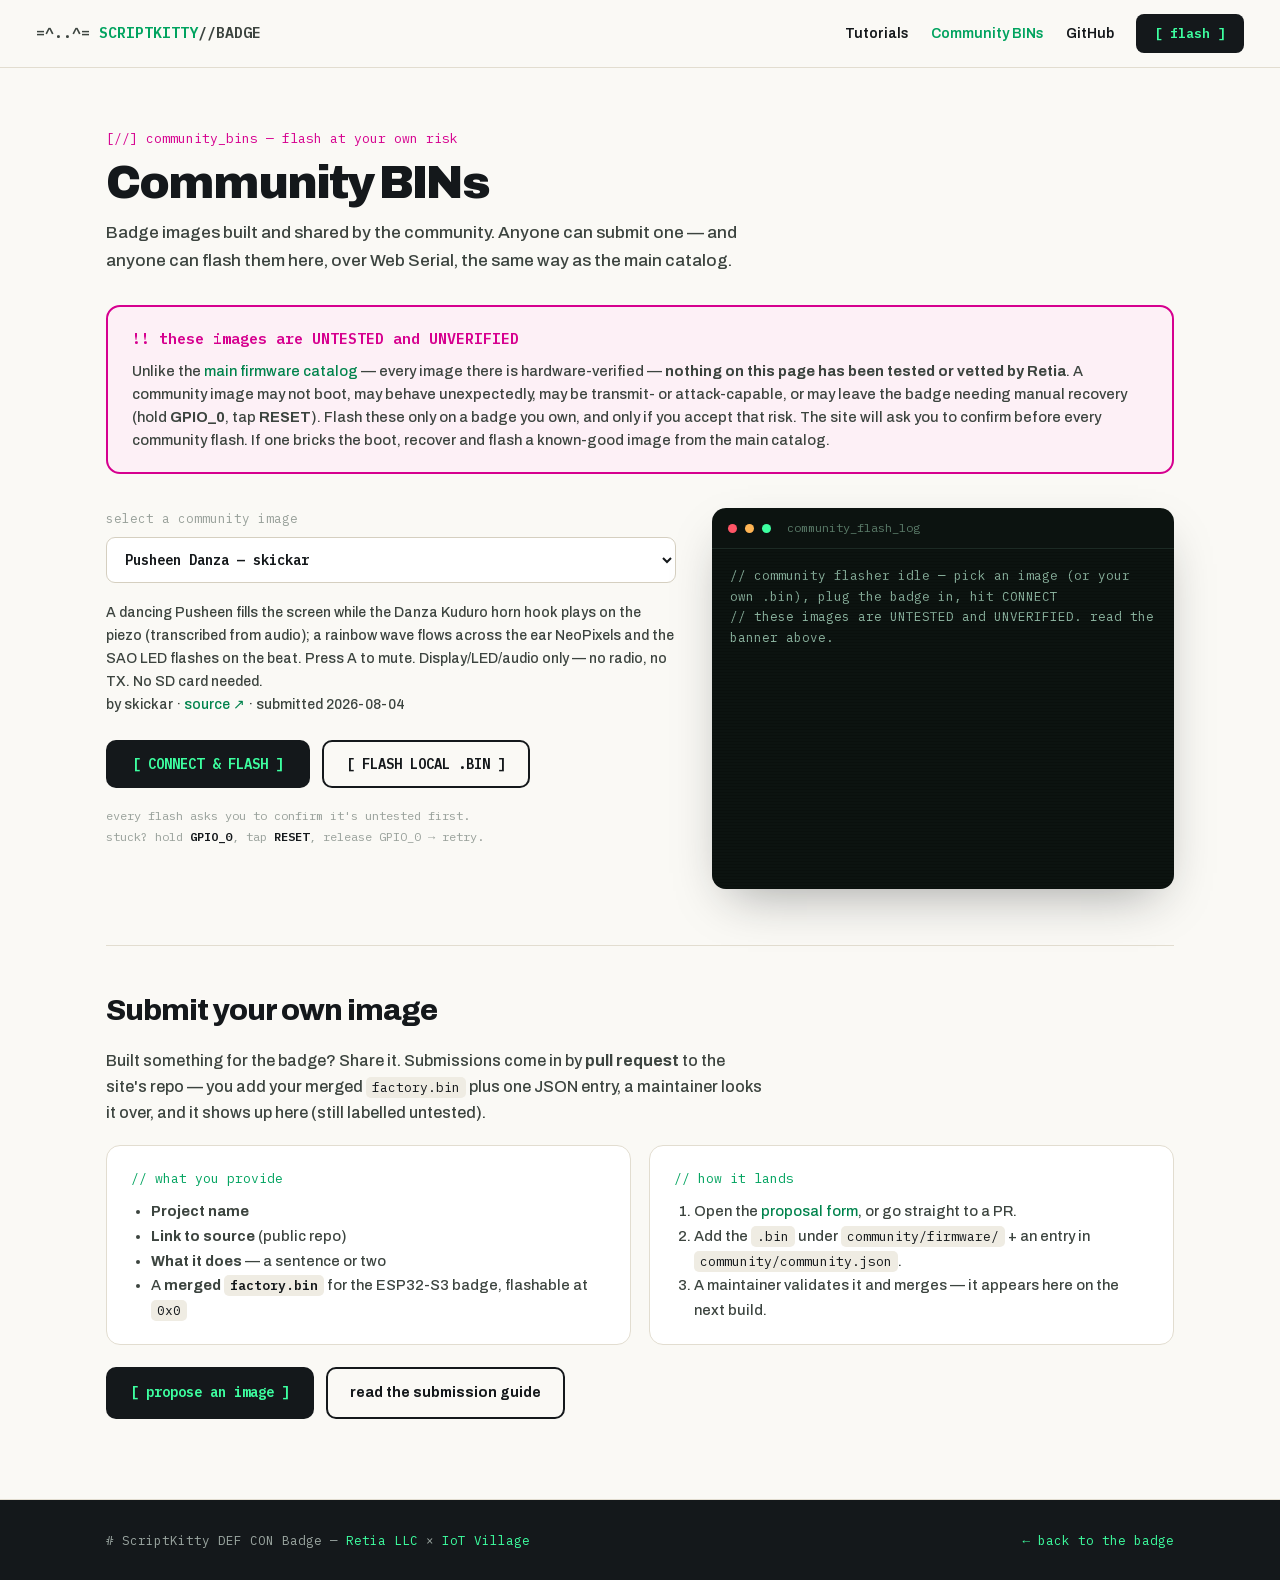
<file: community/index.html>
<!DOCTYPE html>
<html lang="en">
<head>
<meta charset="utf-8">
<meta http-equiv="Content-Security-Policy" content="default-src 'self'; script-src 'self'; style-src 'self' 'unsafe-inline'; img-src 'self' data: blob:; font-src 'self'; connect-src 'self'; worker-src 'self' blob:; object-src 'none'; base-uri 'self'; form-action 'self'">
<meta name="viewport" content="width=device-width, initial-scale=1">
<title>Community BINs — ScriptKitty DEF CON Badge</title>
<meta name="description" content="Flash community-submitted badge firmware — untested and unverified. Submit your own by pull request.">
<meta name="robots" content="noindex">
<meta property="og:title" content="Community BINs — ScriptKitty Badge">
<meta property="og:description" content="Untested, community-submitted badge images. Flash at your own risk, or submit your own.">
<meta property="og:image" content="https://www.catbadge.online/assets/badge-top-clean.png">
<meta property="og:url" content="https://www.catbadge.online/community/">
<link rel="icon" href="data:image/svg+xml,%3Csvg%20xmlns='http://www.w3.org/2000/svg'%20viewBox='0%200%20100%20100'%3E%3Ctext%20y='0.9em'%20font-size='90'%3E%F0%9F%90%B1%3C/text%3E%3C/svg%3E">
<link rel="preload" href="../vendor/fonts/archivo.woff2" as="font" type="font/woff2" crossorigin>
<link rel="stylesheet" href="../vendor/fonts.css">
<link rel="stylesheet" href="../styles.css">
<link rel="stylesheet" href="../tutorials/tutorial.css">
<script type="module" src="../vendor/esptool-init.js"></script>
</head>
<body>
<nav class="t-nav">
  <a href="../" class="wordmark" style="color:inherit;">=^..^= <span class="kw">SCRIPTKITTY</span>//BADGE</a>
  <span class="spacer"></span>
  <a href="../tutorials/" class="navlink">Tutorials</a>
  <a href="./" class="navlink" style="color:#00a35f;">Community BINs</a>
  <a href="https://github.com/RetiaLLC/DefconBadge2026" target="_blank" rel="noopener" class="navlink">GitHub</a>
  <a href="../#flash" class="pill">[ flash ]</a>
</nav>

<div class="wrap">
  <header style="padding:60px 0 8px;">
    <div style="font-family:'IBM Plex Mono',monospace; font-size:13px; color:#d6008f; margin-bottom:10px;">[//] community_bins — flash at your own risk</div>
    <h1 style="margin:0 0 12px; font-size:46px; font-weight:900; letter-spacing:-2px; color:#14181b; line-height:1.02;">Community BINs</h1>
    <p style="font-size:17px; max-width:66ch; margin:0 0 22px;">Badge images built and shared by the community. Anyone can submit one — and anyone can flash them here, over Web Serial, the same way as the main catalog.</p>
  </header>

  <!-- the big warning -->
  <div style="border:2px solid #d6008f; background:#fdf0f6; border-radius:14px; padding:20px 24px; margin:0 0 34px;">
    <div style="font-family:'IBM Plex Mono',monospace; font-weight:700; color:#d6008f; font-size:15px; margin-bottom:8px;">!! these images are UNTESTED and UNVERIFIED</div>
    <div style="font-size:14.5px; line-height:1.6;">Unlike the <a href="../#firmware">main firmware catalog</a> — every image there is hardware-verified — <strong>nothing on this page has been tested or vetted by Retia</strong>. A community image may not boot, may behave unexpectedly, may be transmit- or attack-capable, or may leave the badge needing manual recovery (hold <strong>GPIO_0</strong>, tap <strong>RESET</strong>). Flash these only on a badge you own, and only if you accept that risk. The site will ask you to confirm before every community flash. If one bricks the boot, recover and flash a known-good image from the main catalog.</div>
  </div>

  <!-- flasher -->
  <div style="display:grid; grid-template-columns:1fr 1.1fr; gap:36px; align-items:start; margin-bottom:56px;" class="grid-2col">
    <div style="display:grid; gap:18px;">
      <label style="display:grid; gap:8px; font-family:'IBM Plex Mono',monospace; font-size:12.5px; color:#98a09a;">select a community image
        <select id="c-select" style="background:#fff; color:#14181b; border:1px solid #d5cfc0; border-radius:9px; padding:12px 14px; font-family:'IBM Plex Mono',monospace; font-size:14px; font-weight:600;"></select>
      </label>
      <div id="c-desc" style="font-size:14px;">loading…</div>
      <div style="display:flex; gap:12px; flex-wrap:wrap; margin-top:6px;">
        <button id="c-flash" class="btn-dark" style="border:none; font-size:14px; padding:15px 26px; border-radius:10px; cursor:pointer;">[ CONNECT &amp; FLASH ]</button>
        <button id="c-local" class="btn-outline" style="background:transparent; font-size:14px; padding:13px 22px; border-radius:10px; cursor:pointer;">[ FLASH LOCAL .BIN ]</button>
        <input type="file" accept=".bin" id="c-file" style="display:none;">
      </div>
      <div style="font-family:'IBM Plex Mono',monospace; font-size:12px; color:#98a09a; line-height:1.7;">every flash asks you to confirm it's untested first.<br>stuck? hold <span style="color:#14181b; font-weight:600;">GPIO_0</span>, tap <span style="color:#14181b; font-weight:600;">RESET</span>, release GPIO_0 → retry.</div>
    </div>
    <div style="border-radius:14px; background:#0c1310; box-shadow:0 20px 50px -18px rgba(20,24,27,0.4); overflow:hidden;">
      <div style="display:flex; align-items:center; gap:8px; padding:10px 16px; border-bottom:1px solid #1c2a24; font-family:'IBM Plex Mono',monospace; font-size:12px; color:#5a7a68;">
        <span style="width:9px; height:9px; border-radius:50%; background:#ff5566;"></span>
        <span style="width:9px; height:9px; border-radius:50%; background:#ffb454;"></span>
        <span style="width:9px; height:9px; border-radius:50%; background:#3dffa0;"></span>
        <span style="margin-left:8px;">community_flash_log</span>
        <span id="c-progress" style="margin-left:auto; color:#3dffa0;"></span>
      </div>
      <div style="position:relative;">
        <pre id="c-log" style="margin:0; padding:16px 18px; height:340px; overflow:auto; font-family:'IBM Plex Mono',monospace; font-size:12.5px; line-height:1.65; color:#8fb8a3; white-space:pre-wrap; word-break:break-word;">// community flasher idle — pick an image (or your own .bin), plug the badge in, hit CONNECT
// these images are UNTESTED and UNVERIFIED. read the banner above.</pre>
        <div style="position:absolute; inset:0; pointer-events:none; background:repeating-linear-gradient(0deg, rgba(0,0,0,0.18) 0px, rgba(0,0,0,0.18) 1px, transparent 1px, transparent 3px);"></div>
      </div>
    </div>
  </div>

  <!-- submit -->
  <div style="border-top:1px solid #e2ddd0; padding:40px 0 80px;">
    <h2 style="margin:0 0 12px; font-size:30px; font-weight:800; letter-spacing:-1px; color:#14181b;">Submit your own image</h2>
    <p style="font-size:16px; max-width:66ch; margin:0 0 18px;">Built something for the badge? Share it. Submissions come in by <strong>pull request</strong> to the site's repo — you add your merged <code class="chip">factory.bin</code> plus one JSON entry, a maintainer looks it over, and it shows up here (still labelled untested).</p>

    <div style="display:grid; grid-template-columns:1fr 1fr; gap:18px; margin:0 0 22px;" class="grid-2col">
      <div style="background:#fff; border:1px solid #e2ddd0; border-radius:14px; padding:22px 24px;">
        <div style="font-family:'IBM Plex Mono',monospace; color:#00a35f; font-size:13px; margin-bottom:10px;">// what you provide</div>
        <ul style="margin:0; padding-left:20px; font-size:14.5px; line-height:1.7;">
          <li><strong>Project name</strong></li>
          <li><strong>Link to source</strong> (public repo)</li>
          <li><strong>What it does</strong> — a sentence or two</li>
          <li>A <strong>merged <code class="chip">factory.bin</code></strong> for the ESP32-S3 badge, flashable at <code class="chip">0x0</code></li>
        </ul>
      </div>
      <div style="background:#fff; border:1px solid #e2ddd0; border-radius:14px; padding:22px 24px;">
        <div style="font-family:'IBM Plex Mono',monospace; color:#00a35f; font-size:13px; margin-bottom:10px;">// how it lands</div>
        <ol style="margin:0; padding-left:20px; font-size:14.5px; line-height:1.7;">
          <li>Open the <a href="https://github.com/skickar/catbadge.online/issues/new?template=community-image.yml" target="_blank" rel="noopener">proposal form</a>, or go straight to a PR.</li>
          <li>Add the <code class="chip">.bin</code> under <code class="chip">community/firmware/</code> + an entry in <code class="chip">community/community.json</code>.</li>
          <li>A maintainer validates it and merges — it appears here on the next build.</li>
        </ol>
      </div>
    </div>

    <div style="display:flex; gap:12px; flex-wrap:wrap; align-items:center;">
      <a href="https://github.com/skickar/catbadge.online/issues/new?template=community-image.yml" target="_blank" rel="noopener" class="btn-dark" style="font-size:14px; padding:14px 24px; border-radius:10px;">[ propose an image ]</a>
      <a href="https://github.com/skickar/catbadge.online/blob/main/community/CONTRIBUTING.md" target="_blank" rel="noopener" class="btn-outline" style="font-family:'Archivo',sans-serif; font-weight:700; font-size:14px; padding:12px 22px; border-radius:10px;">read the submission guide</a>
    </div>
  </div>
</div>

<footer class="t-foot">
  <div class="wrap">
    <span># ScriptKitty DEF CON Badge — <a href="https://retia.io" target="_blank" rel="noopener">Retia LLC</a> × <a href="https://www.iotvillage.org" target="_blank" rel="noopener">IoT Village</a></span>
    <span><a href="../">← back to the badge</a></span>
  </div>
</footer>

<script src="community.js"></script>
</body>
</html>
</file>
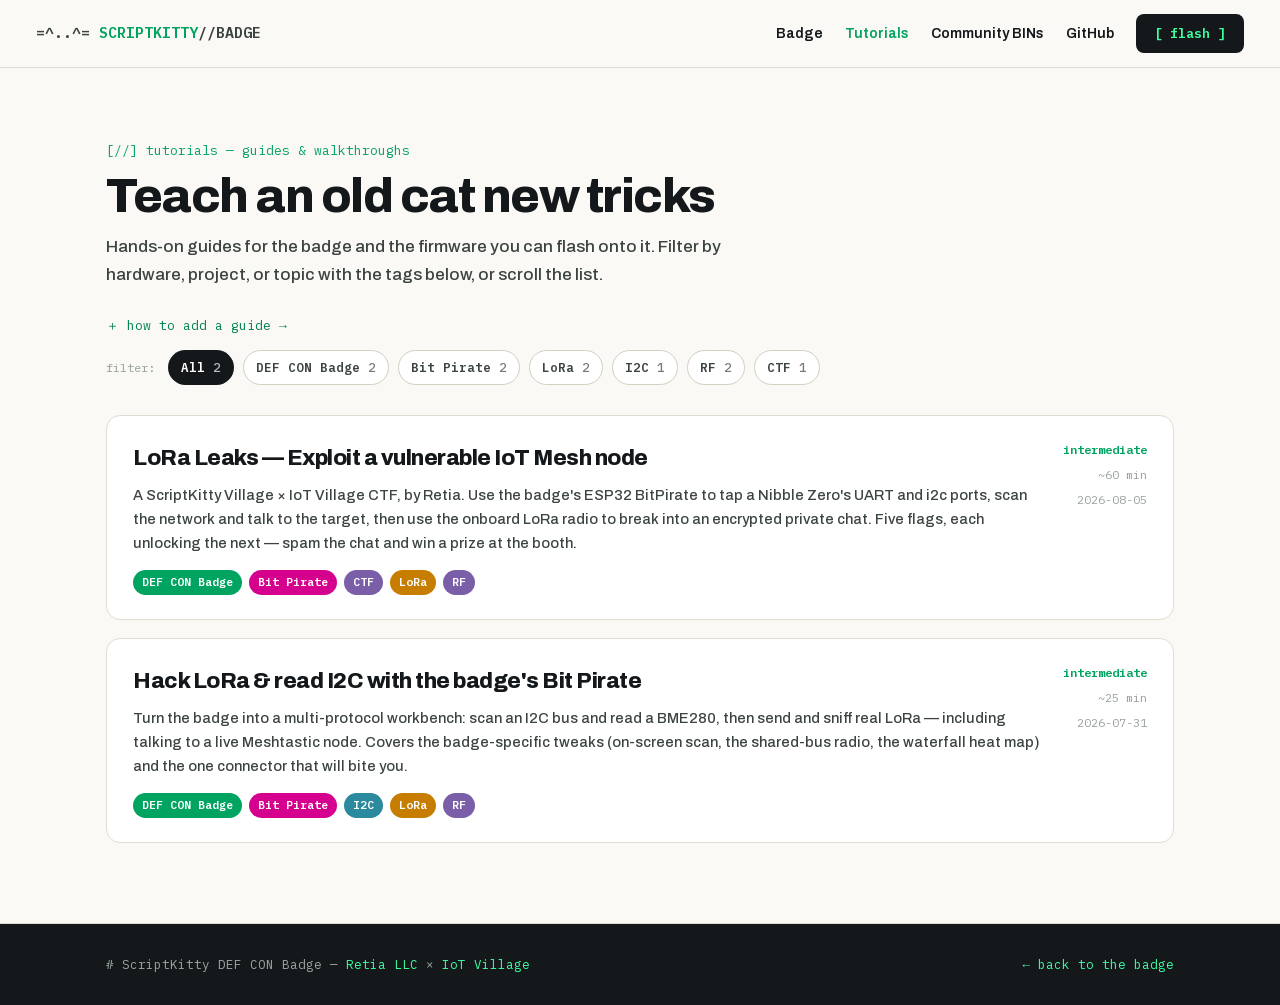
<file: tutorials/index.html>
<!DOCTYPE html>
<html lang="en">
<head>
<meta charset="utf-8">
<meta http-equiv="Content-Security-Policy" content="default-src 'self'; script-src 'self'; style-src 'self' 'unsafe-inline'; img-src 'self' data: blob:; font-src 'self'; connect-src 'self'; worker-src 'self' blob:; object-src 'none'; base-uri 'self'; form-action 'self'">
<meta name="viewport" content="width=device-width, initial-scale=1">
<title>Tutorials — ScriptKitty DEF CON Badge</title>
<meta name="description" content="Guides for the ScriptKitty DEF CON Badge — flashing, mesh, the Bit Pirate multitool, and more. Filter by badge, project, or topic.">
<meta property="og:title" content="ScriptKitty Badge — Tutorials">
<meta property="og:description" content="Hands-on guides for the badge and its firmware.">
<meta property="og:image" content="https://www.catbadge.online/assets/badge-top-clean.png">
<meta property="og:url" content="https://www.catbadge.online/tutorials/">
<link rel="icon" href="data:image/svg+xml,%3Csvg%20xmlns='http://www.w3.org/2000/svg'%20viewBox='0%200%20100%20100'%3E%3Ctext%20y='0.9em'%20font-size='90'%3E%F0%9F%90%B1%3C/text%3E%3C/svg%3E">
<link rel="preload" href="../vendor/fonts/archivo.woff2" as="font" type="font/woff2" crossorigin>
<link rel="stylesheet" href="../vendor/fonts.css">
<link rel="stylesheet" href="tutorial.css">
</head>
<body>
<nav class="t-nav">
  <a href="../" class="wordmark" style="color:inherit;">=^..^= <span class="kw">SCRIPTKITTY</span>//BADGE</a>
  <span class="spacer"></span>
  <a href="../" class="navlink">Badge</a>
  <a href="./" class="navlink" style="color:#00a35f;">Tutorials</a>
  <a href="../community/" class="navlink">Community BINs</a>
  <a href="https://github.com/RetiaLLC/DefconBadge2026" target="_blank" rel="noopener" class="navlink">GitHub</a>
  <a href="../#flash" class="pill">[ flash ]</a>
</nav>

<div class="wrap">
  <header class="idx-head">
    <div class="idx-kicker">[//] tutorials — guides &amp; walkthroughs</div>
    <h1 class="idx-title">Teach an old cat new tricks</h1>
    <p class="idx-lead">Hands-on guides for the badge and the firmware you can flash onto it. Filter by hardware, project, or topic with the tags below, or scroll the list.</p>
    <p style="font-family:'IBM Plex Mono',monospace; font-size:13px; margin:0;"><a href="how-to-add-a-guide.html">＋ how to add a guide →</a></p>
  </header>

  <div class="tagbar" id="tagbar"><span class="lbl">filter:</span></div>

  <div class="guide-list" id="guide-list"></div>
</div>

<footer class="t-foot">
  <div class="wrap">
    <span># ScriptKitty DEF CON Badge — <a href="https://retia.io" target="_blank" rel="noopener">Retia LLC</a> × <a href="https://www.iotvillage.org" target="_blank" rel="noopener">IoT Village</a></span>
    <span><a href="../">← back to the badge</a></span>
  </div>
</footer>

<script src="tutorials.js"></script>
</body>
</html>
</file>
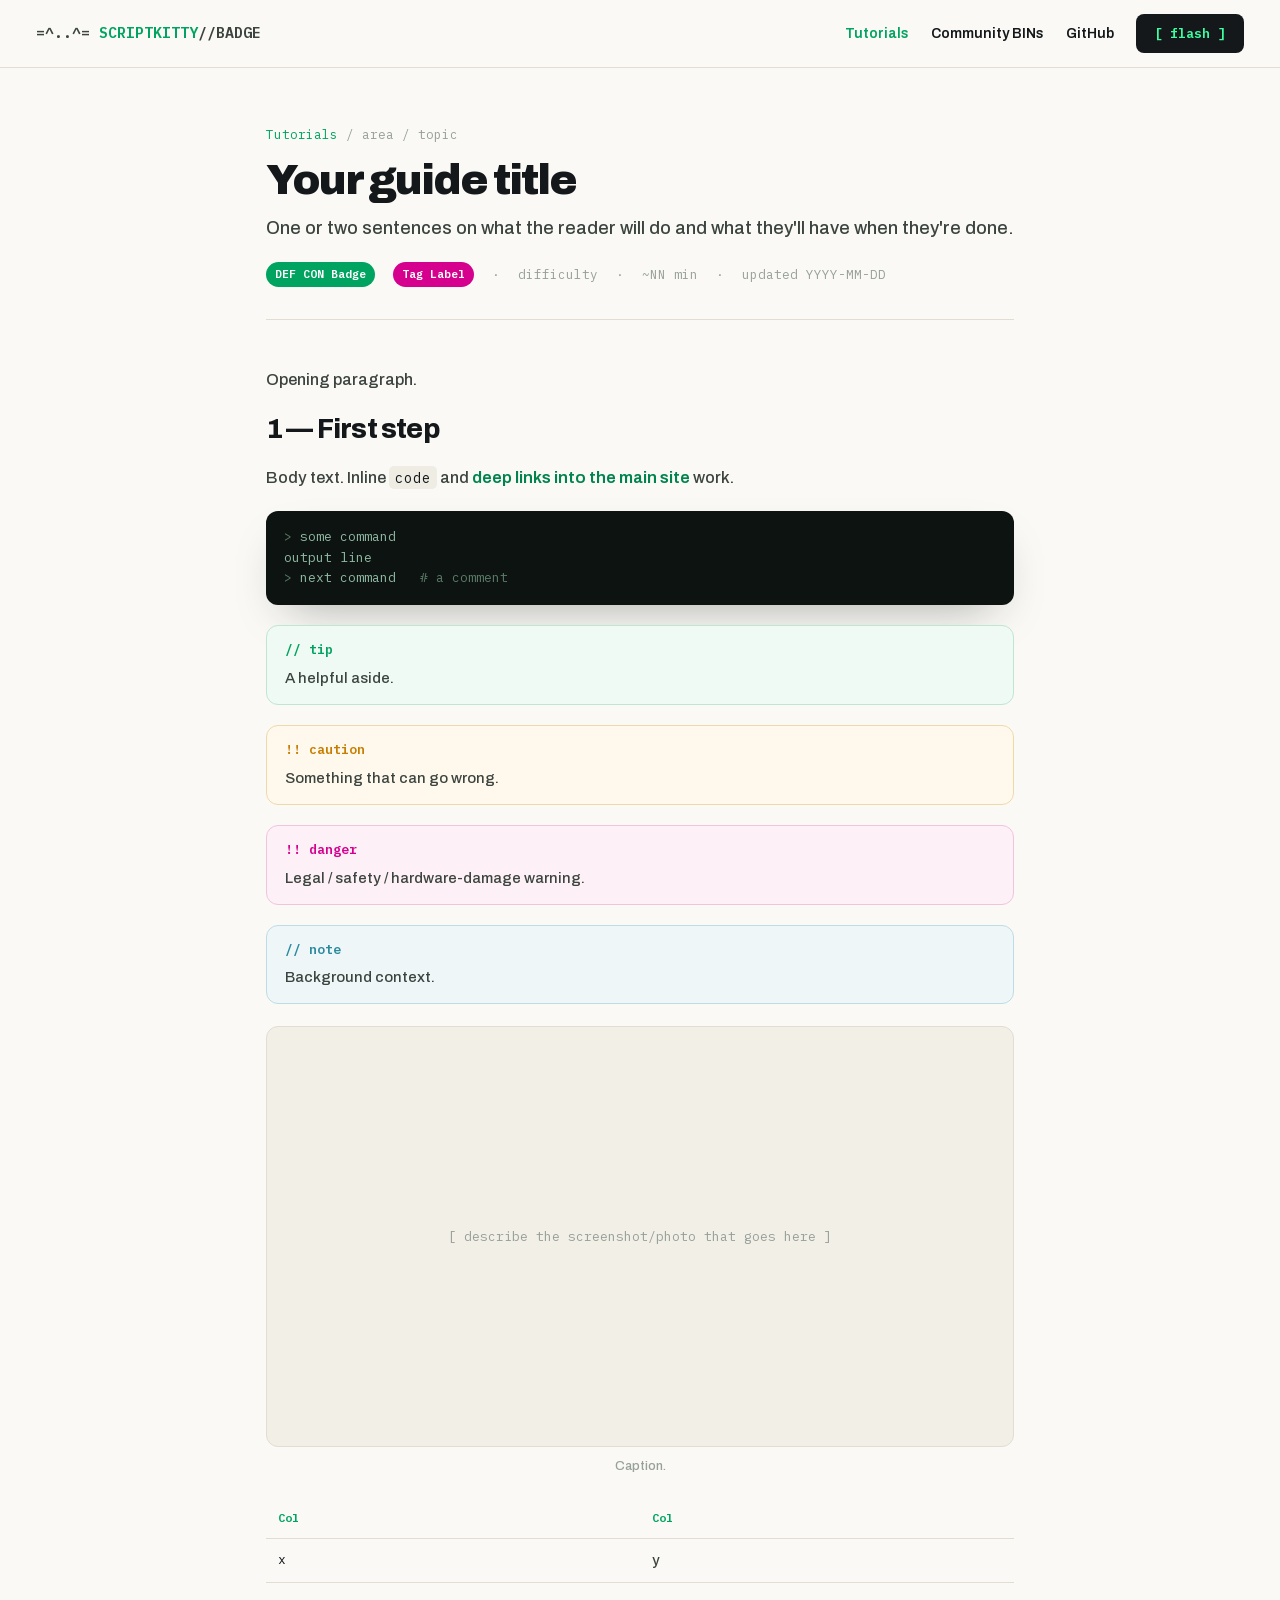
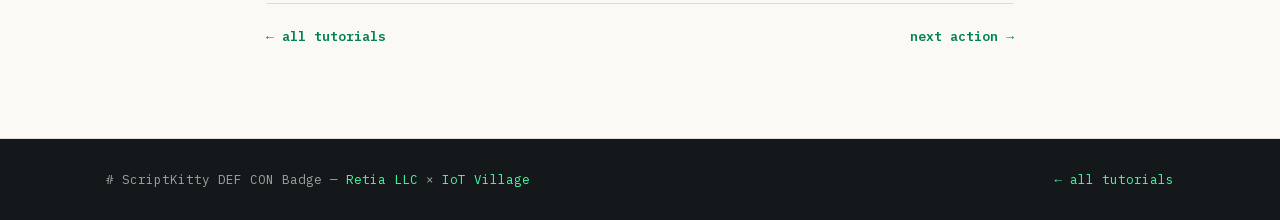
<file: tutorials/_template.html>
<!DOCTYPE html>
<html lang="en">
<head>
<meta charset="utf-8">
<meta http-equiv="Content-Security-Policy" content="default-src 'self'; script-src 'self'; style-src 'self' 'unsafe-inline'; img-src 'self' data: blob:; font-src 'self'; connect-src 'self'; worker-src 'self' blob:; object-src 'none'; base-uri 'self'; form-action 'self'">
<meta name="viewport" content="width=device-width, initial-scale=1">
<!-- TITLE: keep the "… — ScriptKitty Badge Tutorials" suffix -->
<title>YOUR TITLE — ScriptKitty Badge Tutorials</title>
<meta name="description" content="One-sentence summary of the guide.">
<meta property="og:title" content="YOUR TITLE">
<meta property="og:description" content="One-sentence summary.">
<meta property="og:image" content="https://www.catbadge.online/assets/badge-top-clean.png">
<meta property="og:url" content="https://www.catbadge.online/tutorials/YOUR-SLUG.html">
<link rel="icon" href="data:image/svg+xml,%3Csvg%20xmlns='http://www.w3.org/2000/svg'%20viewBox='0%200%20100%20100'%3E%3Ctext%20y='0.9em'%20font-size='90'%3E%F0%9F%90%B1%3C/text%3E%3C/svg%3E">
<link rel="preload" href="../vendor/fonts/archivo.woff2" as="font" type="font/woff2" crossorigin>
<link rel="stylesheet" href="../vendor/fonts.css">
<link rel="stylesheet" href="tutorial.css">
</head>
<body>
<!-- ===== shared nav — leave as-is ===== -->
<nav class="t-nav">
  <a href="../" class="wordmark" style="color:inherit;">=^..^= <span class="kw">SCRIPTKITTY</span>//BADGE</a>
  <span class="spacer"></span>
  <a href="./" class="navlink" style="color:#00a35f;">Tutorials</a>
  <a href="../community/" class="navlink">Community BINs</a>
  <a href="https://github.com/RetiaLLC/DefconBadge2026" target="_blank" rel="noopener" class="navlink">GitHub</a>
  <a href="../#flash" class="pill">[ flash ]</a>
</nav>

<div class="wrap-narrow">
  <header class="guide-hero">
    <!-- breadcrumb: Tutorials / <area> / <topic> -->
    <div class="crumbs"><a href="./">Tutorials</a> / area / topic</div>
    <h1 class="guide-h1">Your guide title</h1>
    <p class="guide-sub">One or two sentences on what the reader will do and what they'll have when they're done.</p>
    <!-- tag pills: one per tag, hrefs point at ?tag=<id>; colors must match tutorials.json -->
    <div class="guide-meta">
      <a class="card-tag" href="./?tag=badge" style="background:#00a35f;">DEF CON Badge</a>
      <a class="card-tag" href="./?tag=SOME-TAG" style="background:#d6008f;">Tag Label</a>
      <span>·</span><span>difficulty</span><span>·</span><span>~NN min</span><span>·</span><span>updated YYYY-MM-DD</span>
    </div>
  </header>

  <article class="guide">
    <p>Opening paragraph.</p>

    <h2>1 — First step</h2>
    <p>Body text. Inline <code>code</code> and <a href="../#flash">deep links into the main site</a> work.</p>

    <!-- code block: wrap comments/prompts in <span class="c"> and highlights in <span class="g"> -->
    <pre><code><span class="c">&gt;</span> some command
output line
<span class="c">&gt;</span> next command   <span class="c"># a comment</span></code></pre>

    <!-- callout kinds: tip (green) · info (teal) · warn (amber) · danger (magenta) -->
    <div class="callout tip"><span class="h">// tip</span> A helpful aside.</div>
    <div class="callout warn"><span class="h">!! caution</span> Something that can go wrong.</div>
    <div class="callout danger"><span class="h">!! danger</span> Legal / safety / hardware-damage warning.</div>
    <div class="callout info"><span class="h">// note</span> Background context.</div>

    <!-- figure: replace the .frame div with <img src="assets/your-shot.png" alt="..."> when you have the image -->
    <figure class="shot">
      <div class="frame">[ describe the screenshot/photo that goes here ]</div>
      <figcaption>Caption.</figcaption>
    </figure>

    <!-- pinout / spec table -->
    <table class="ptable">
      <thead><tr><th>Col</th><th>Col</th></tr></thead>
      <tbody>
        <tr><td class="mono">x</td><td>y</td></tr>
      </tbody>
    </table>

    <div class="step-nav">
      <a href="./">← all tutorials</a>
      <a href="../#flash">next action →</a>
    </div>
  </article>
</div>

<footer class="t-foot">
  <div class="wrap">
    <span># ScriptKitty DEF CON Badge — <a href="https://retia.io" target="_blank" rel="noopener">Retia LLC</a> × <a href="https://www.iotvillage.org" target="_blank" rel="noopener">IoT Village</a></span>
    <span><a href="./">← all tutorials</a></span>
  </div>
</footer>
</body>
</html>
</file>
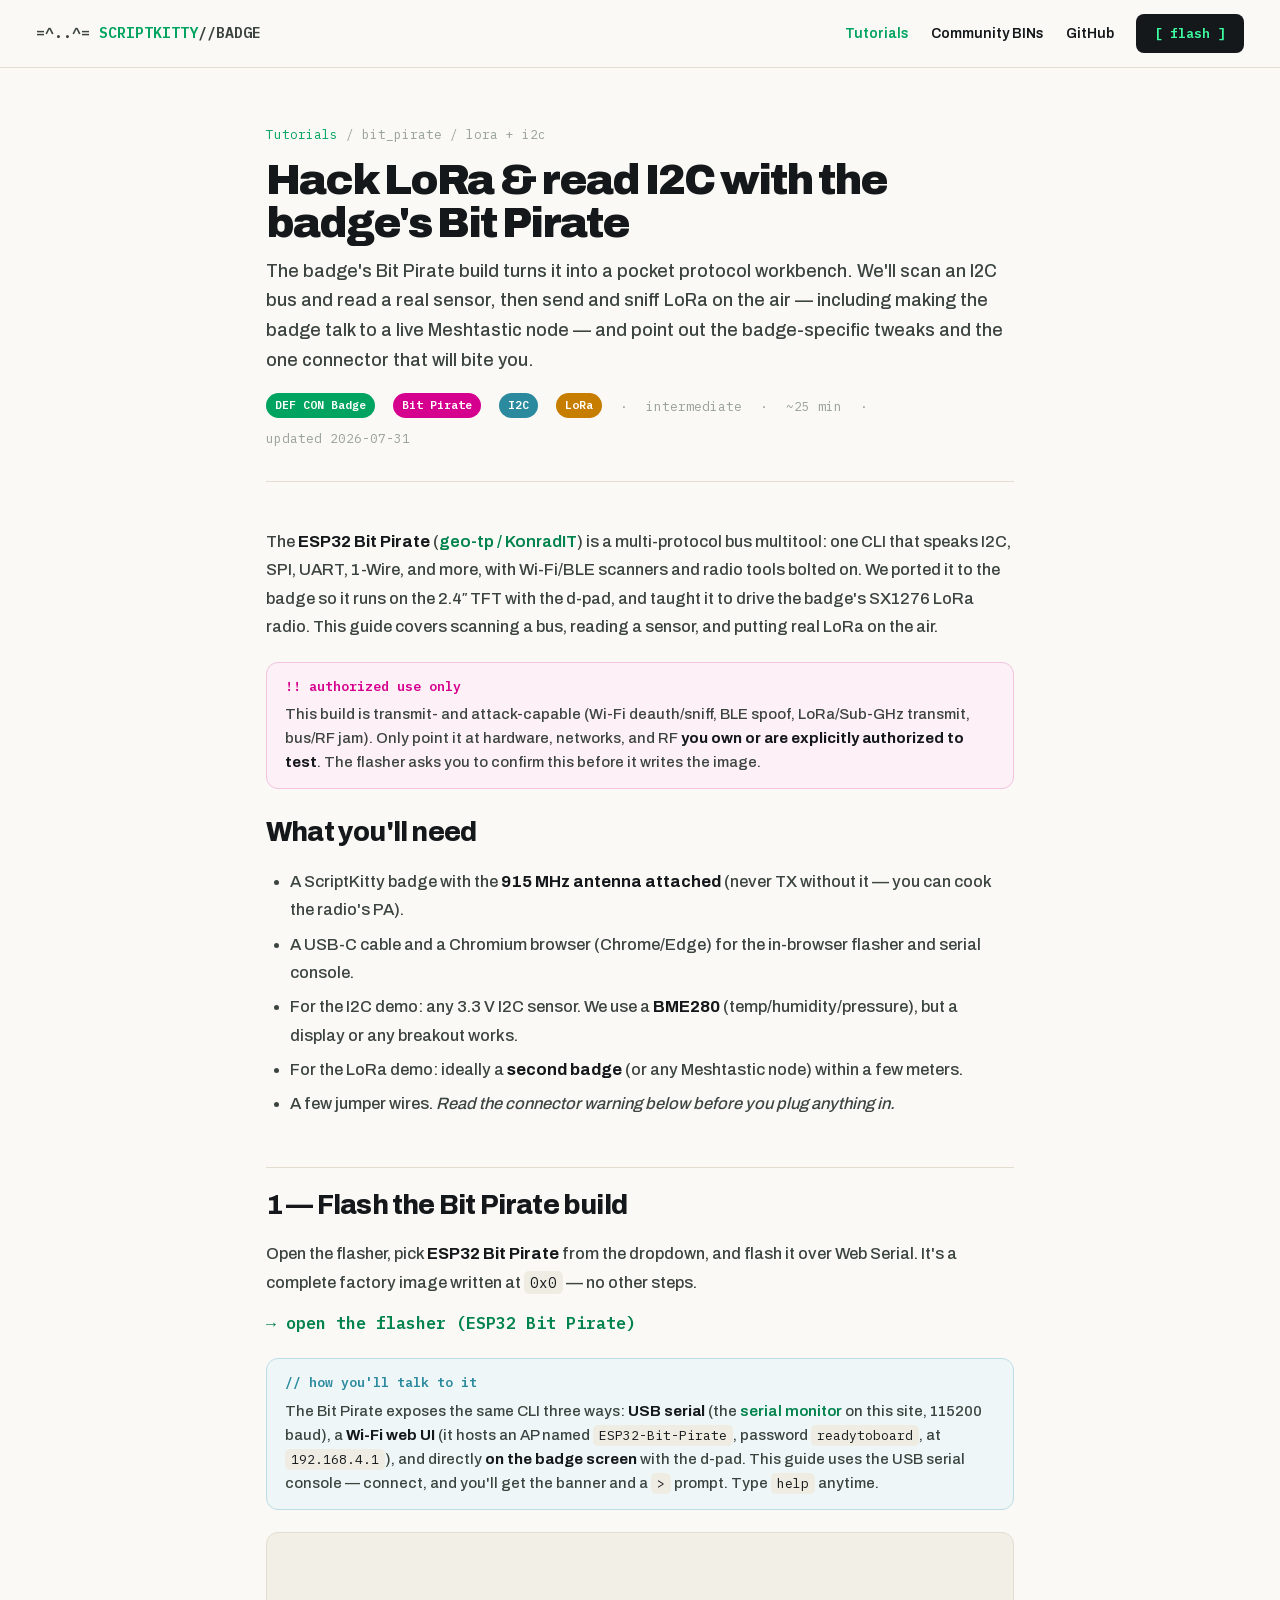
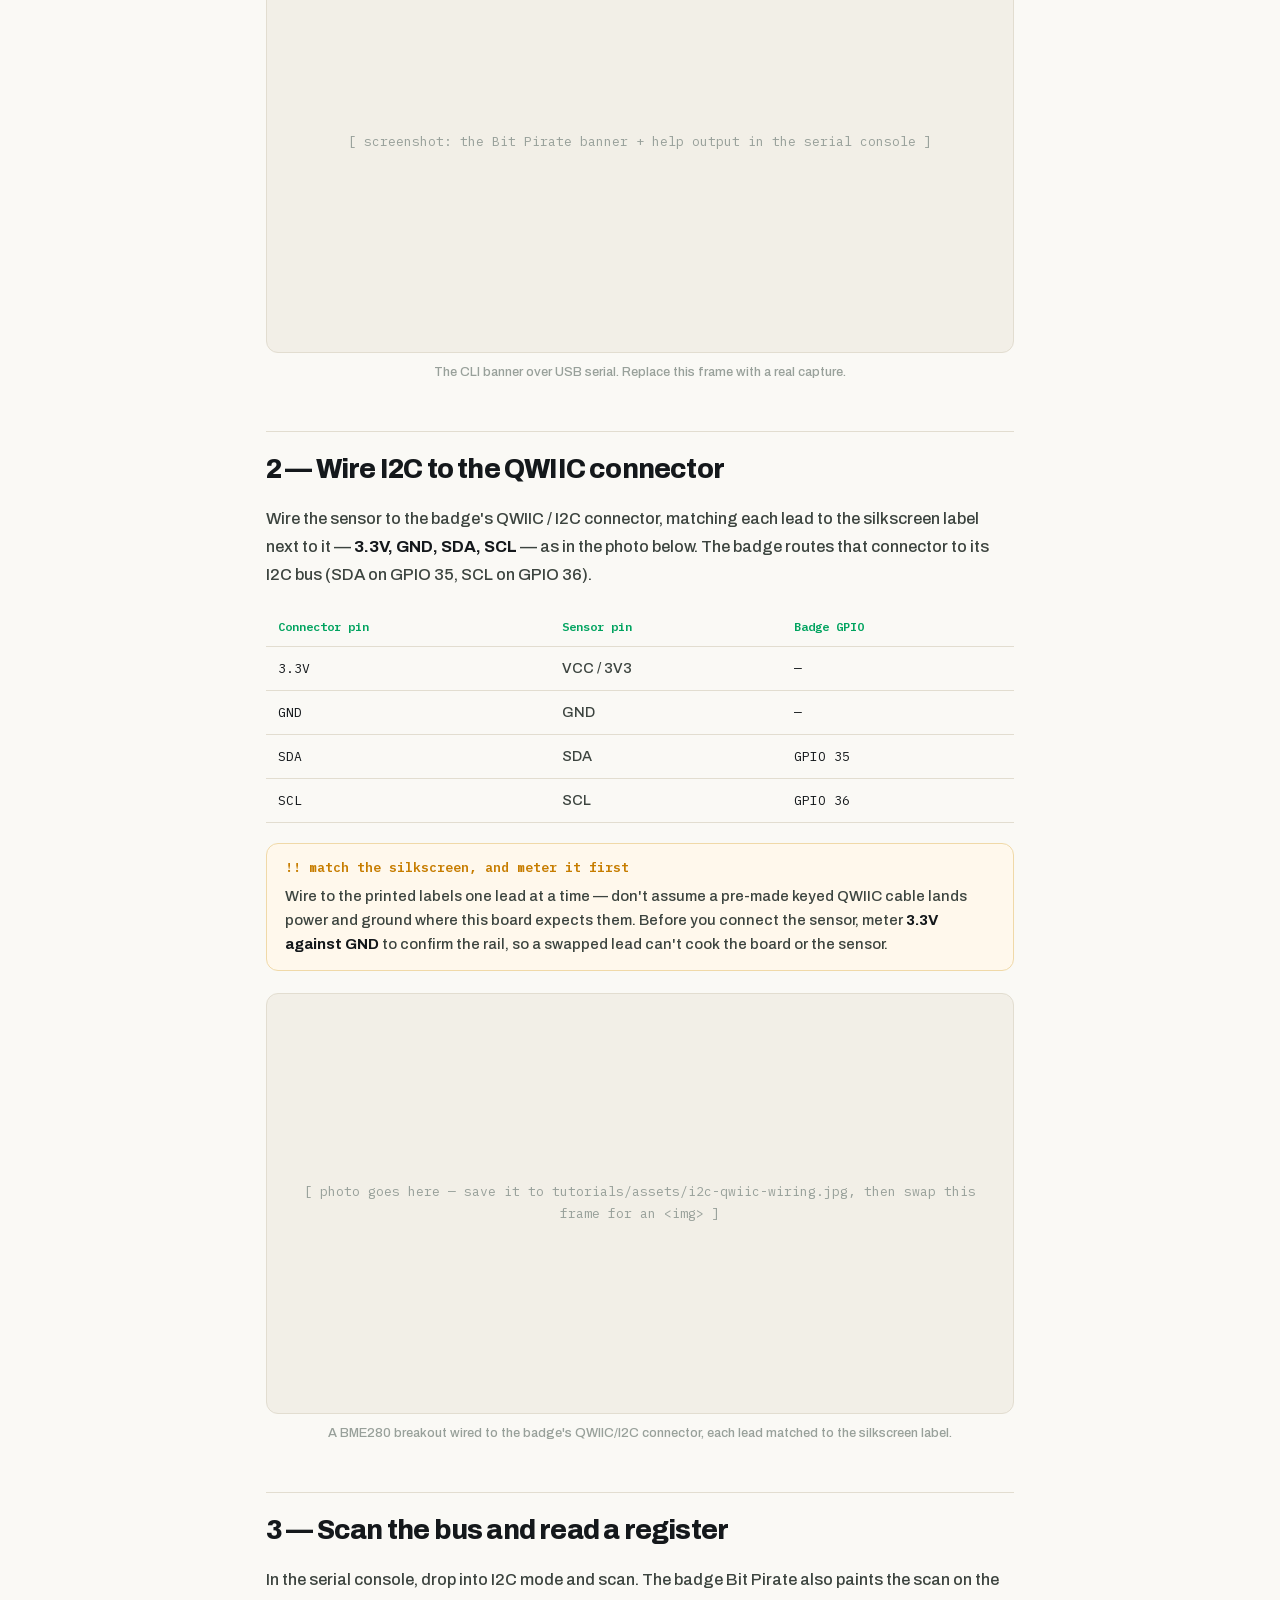
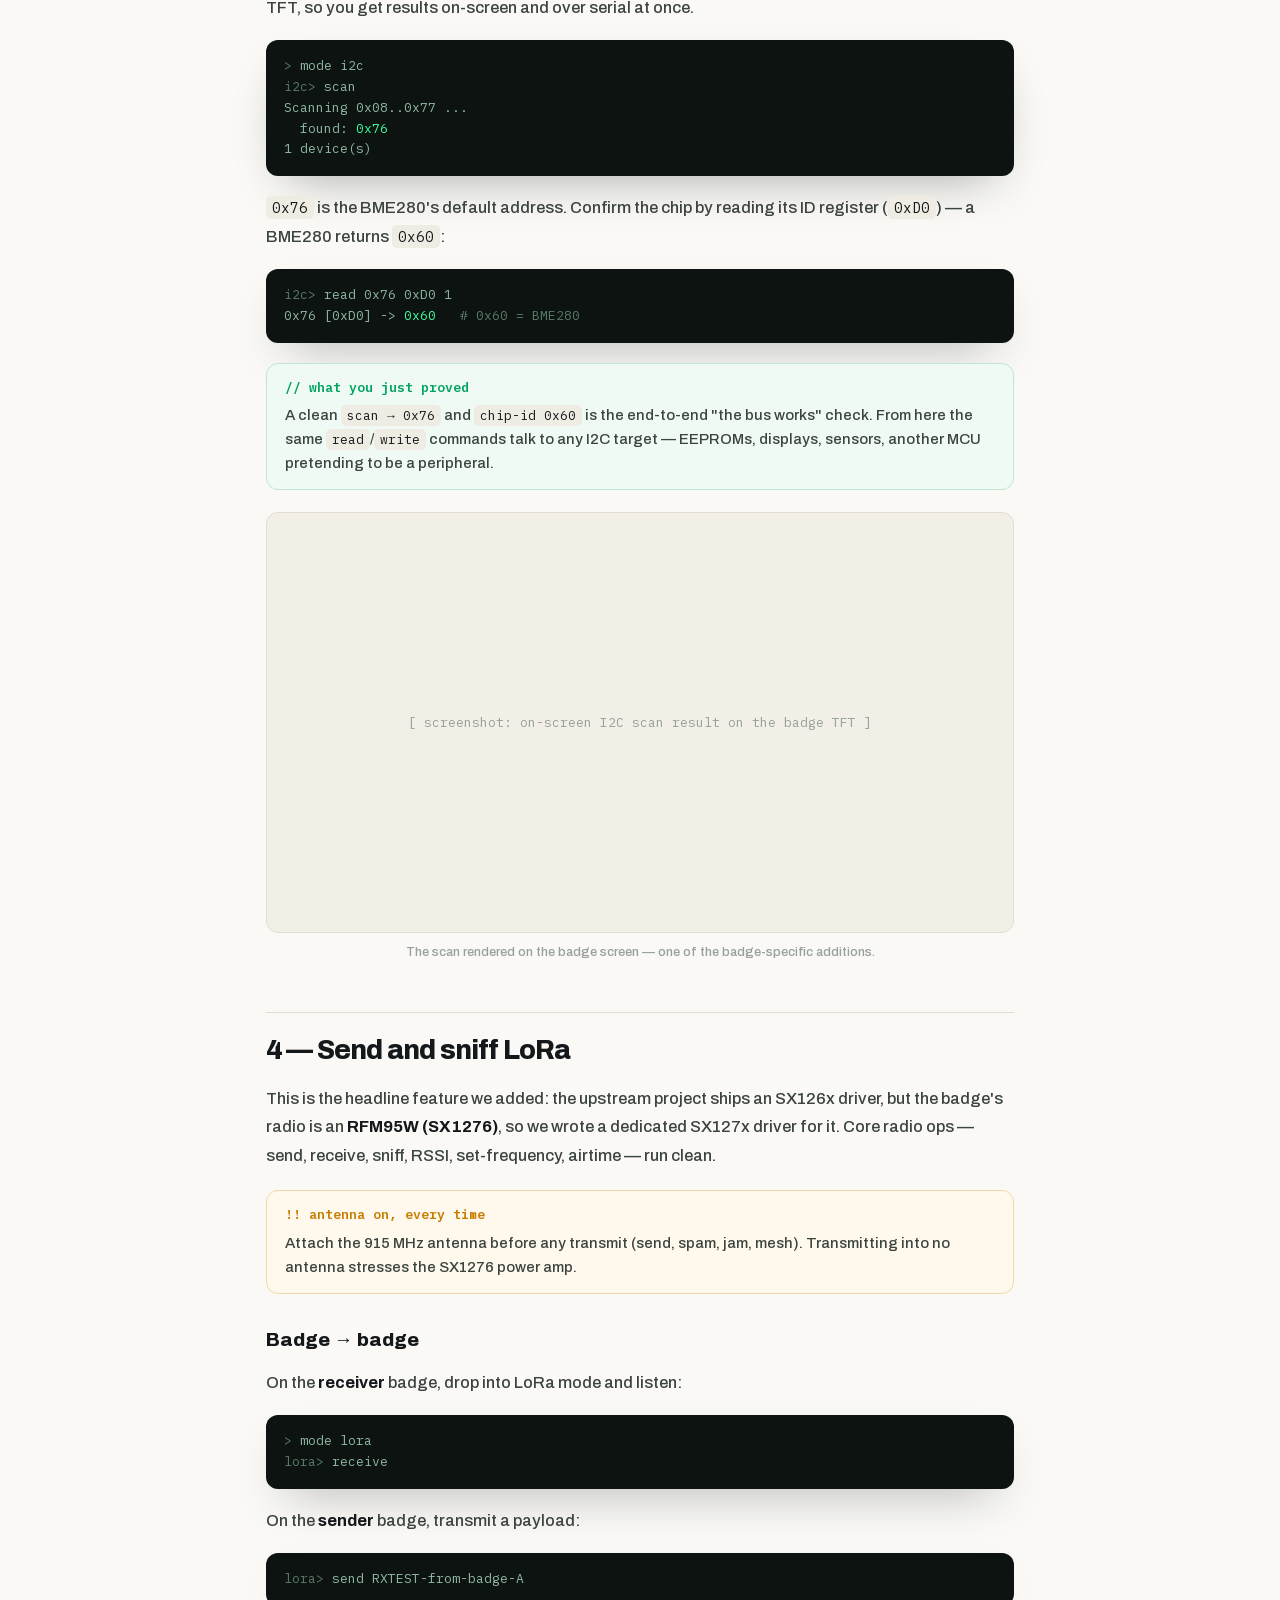
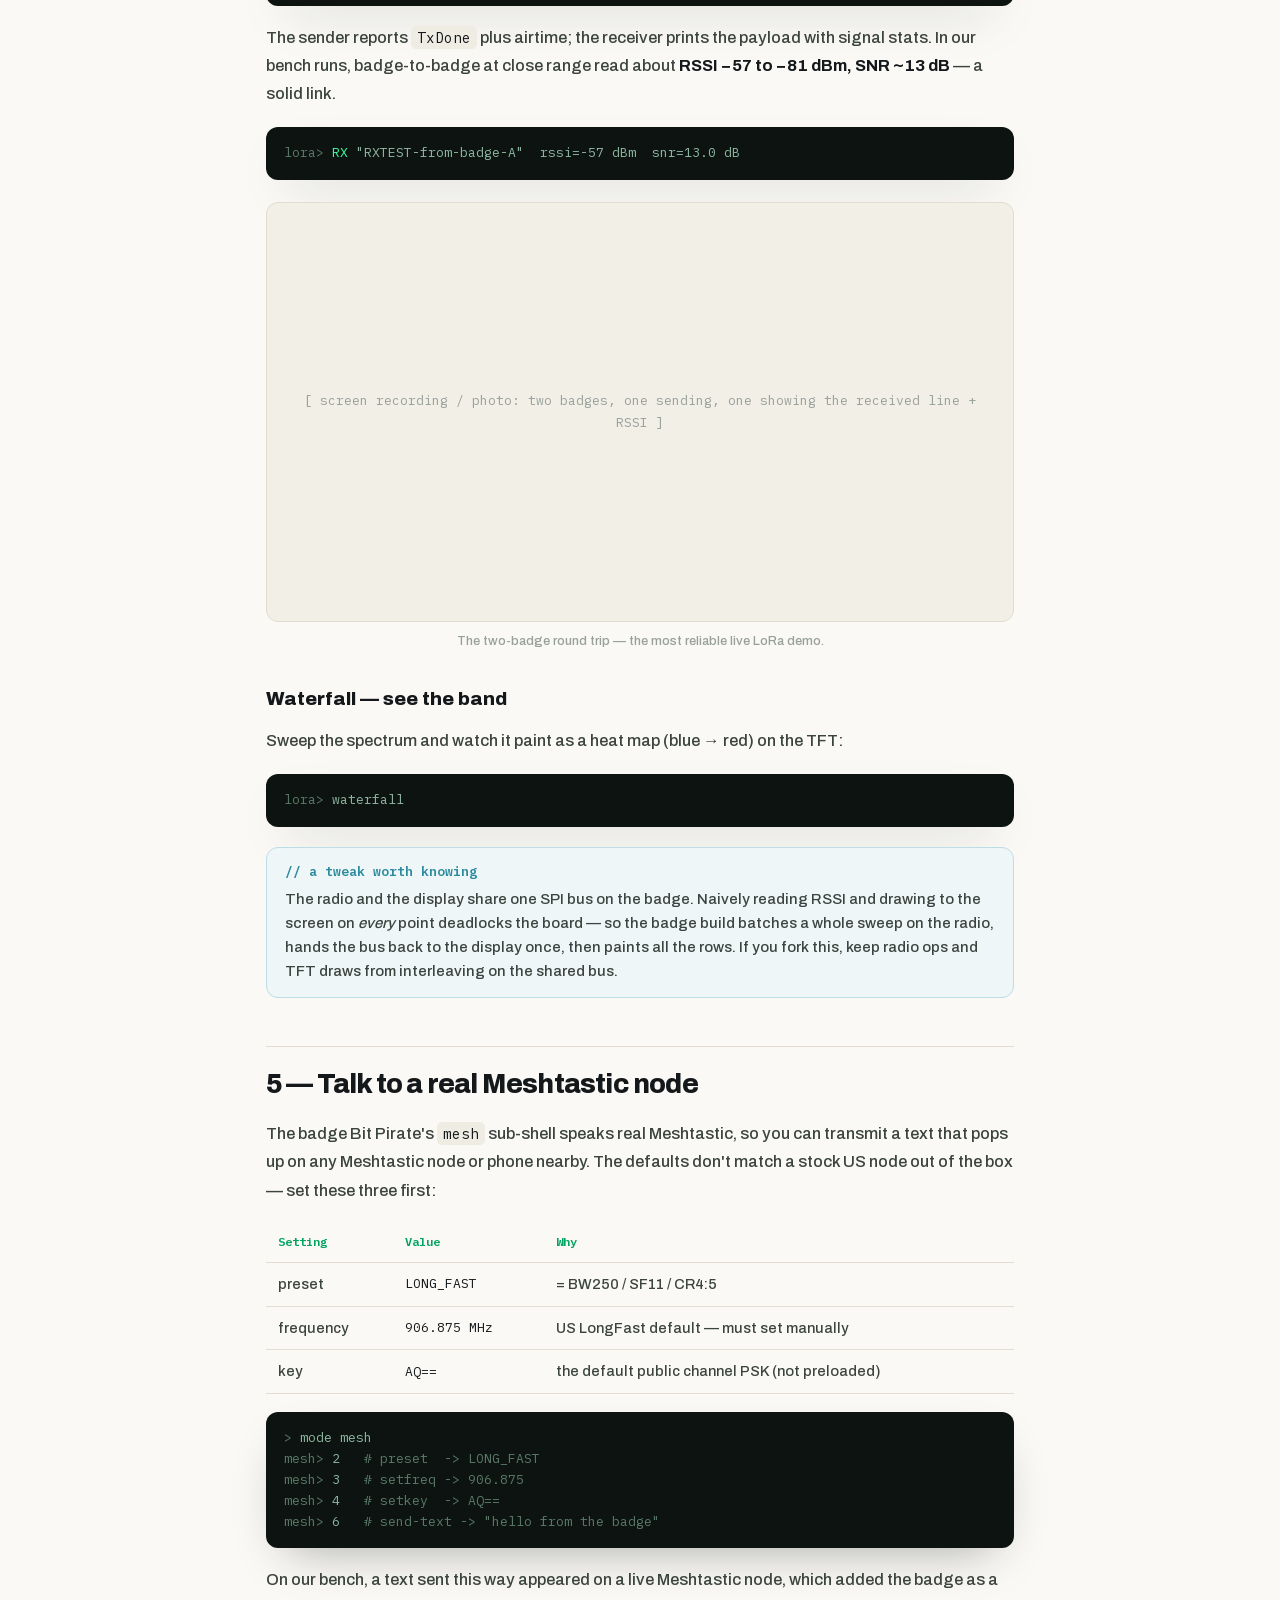
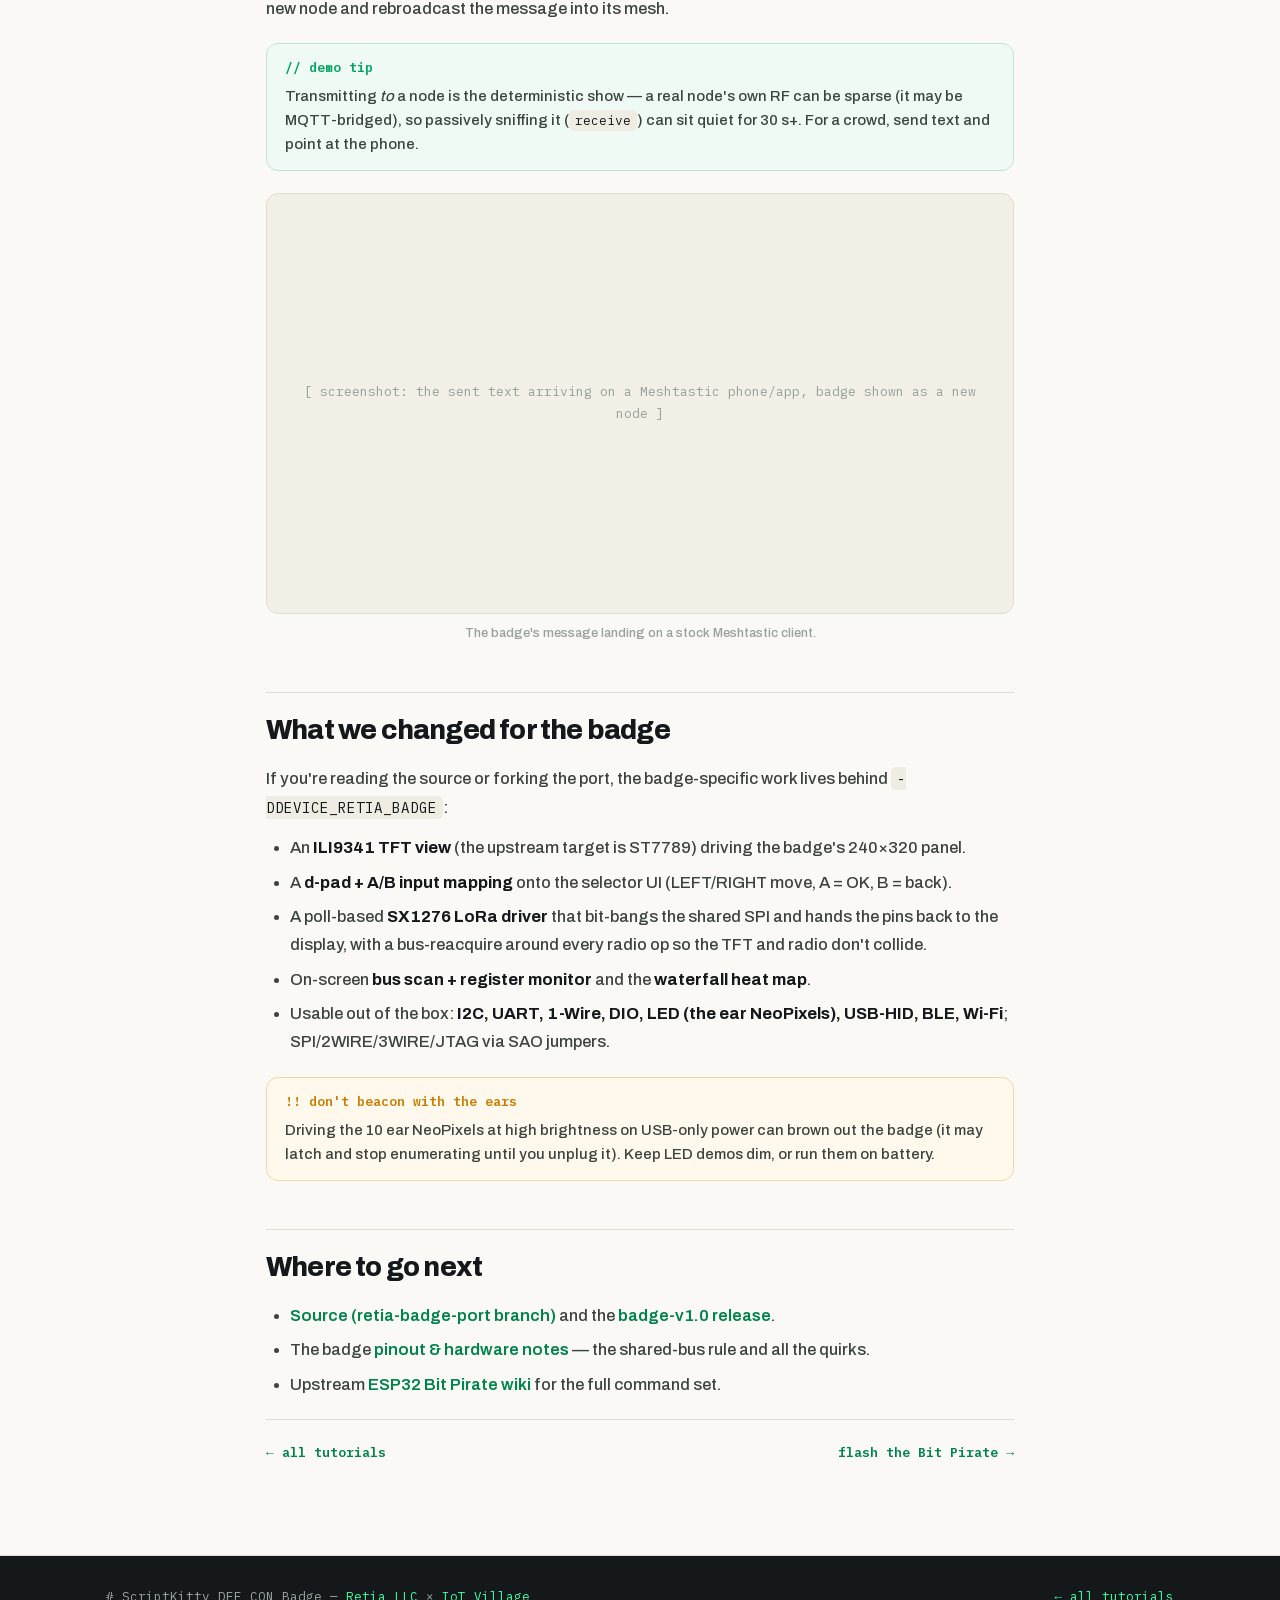
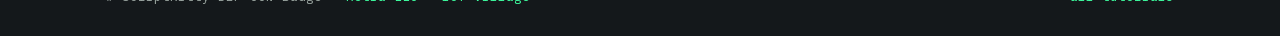
<file: tutorials/bit-pirate-lora-i2c.html>
<!DOCTYPE html>
<html lang="en">
<head>
<meta charset="utf-8">
<meta http-equiv="Content-Security-Policy" content="default-src 'self'; script-src 'self'; style-src 'self' 'unsafe-inline'; img-src 'self' data: blob:; font-src 'self'; connect-src 'self'; worker-src 'self' blob:; object-src 'none'; base-uri 'self'; form-action 'self'">
<meta name="viewport" content="width=device-width, initial-scale=1">
<title>Hack LoRa &amp; read I2C with the badge's Bit Pirate — ScriptKitty Badge Tutorials</title>
<meta name="description" content="Turn the badge into a multi-protocol workbench: scan I2C and read a BME280, then send and sniff real LoRa — including talking to a live Meshtastic node. With the badge-specific tweaks and the connector that will bite you.">
<meta property="og:title" content="Hack LoRa & read I2C with the badge's Bit Pirate">
<meta property="og:description" content="A hands-on Bit Pirate walkthrough for the ScriptKitty DEF CON badge.">
<meta property="og:image" content="https://www.catbadge.online/assets/badge-top-clean.png">
<meta property="og:url" content="https://www.catbadge.online/tutorials/bit-pirate-lora-i2c.html">
<link rel="icon" href="data:image/svg+xml,%3Csvg%20xmlns='http://www.w3.org/2000/svg'%20viewBox='0%200%20100%20100'%3E%3Ctext%20y='0.9em'%20font-size='90'%3E%F0%9F%90%B1%3C/text%3E%3C/svg%3E">
<link rel="preload" href="../vendor/fonts/archivo.woff2" as="font" type="font/woff2" crossorigin>
<link rel="stylesheet" href="../vendor/fonts.css">
<link rel="stylesheet" href="tutorial.css">
</head>
<body>
<nav class="t-nav">
  <a href="../" class="wordmark" style="color:inherit;">=^..^= <span class="kw">SCRIPTKITTY</span>//BADGE</a>
  <span class="spacer"></span>
  <a href="./" class="navlink" style="color:#00a35f;">Tutorials</a>
  <a href="../community/" class="navlink">Community BINs</a>
  <a href="https://github.com/RetiaLLC/DefconBadge2026" target="_blank" rel="noopener" class="navlink">GitHub</a>
  <a href="../#flash" class="pill">[ flash ]</a>
</nav>

<div class="wrap-narrow">
  <header class="guide-hero">
    <div class="crumbs"><a href="./">Tutorials</a> / bit_pirate / lora + i2c</div>
    <h1 class="guide-h1">Hack LoRa &amp; read I2C with the badge's Bit Pirate</h1>
    <p class="guide-sub">The badge's Bit Pirate build turns it into a pocket protocol workbench. We'll scan an I2C bus and read a real sensor, then send and sniff LoRa on the air — including making the badge talk to a live Meshtastic node — and point out the badge-specific tweaks and the one connector that will bite you.</p>
    <div class="guide-meta">
      <a class="card-tag" href="./?tag=badge" style="background:#00a35f;">DEF CON Badge</a>
      <a class="card-tag" href="./?tag=bit-pirate" style="background:#d6008f;">Bit Pirate</a>
      <a class="card-tag" href="./?tag=i2c" style="background:#2b8a9e;">I2C</a>
      <a class="card-tag" href="./?tag=lora" style="background:#c77d00;">LoRa</a>
      <span>·</span><span>intermediate</span><span>·</span><span>~25 min</span><span>·</span><span>updated 2026-07-31</span>
    </div>
  </header>

  <article class="guide">

    <p>The <strong>ESP32 Bit Pirate</strong> (<a href="https://github.com/geo-tp/ESP32-Bit-Pirate" target="_blank" rel="noopener">geo-tp / KonradIT</a>) is a multi-protocol bus multitool: one CLI that speaks I2C, SPI, UART, 1-Wire, and more, with Wi-Fi/BLE scanners and radio tools bolted on. We ported it to the badge so it runs on the 2.4″ TFT with the d-pad, and taught it to drive the badge's SX1276 LoRa radio. This guide covers scanning a bus, reading a sensor, and putting real LoRa on the air.</p>

    <div class="callout danger">
      <span class="h">!! authorized use only</span>
      This build is transmit- and attack-capable (Wi-Fi deauth/sniff, BLE spoof, LoRa/Sub-GHz transmit, bus/RF jam). Only point it at hardware, networks, and RF <strong>you own or are explicitly authorized to test</strong>. The flasher asks you to confirm this before it writes the image.
    </div>

    <h2>What you'll need</h2>
    <ul>
      <li>A ScriptKitty badge with the <strong>915&nbsp;MHz antenna attached</strong> (never TX without it — you can cook the radio's PA).</li>
      <li>A USB-C cable and a Chromium browser (Chrome/Edge) for the in-browser flasher and serial console.</li>
      <li>For the I2C demo: any 3.3&nbsp;V I2C sensor. We use a <strong>BME280</strong> (temp/humidity/pressure), but a display or any breakout works.</li>
      <li>For the LoRa demo: ideally a <strong>second badge</strong> (or any Meshtastic node) within a few meters.</li>
      <li>A few jumper wires. <em>Read the connector warning below before you plug anything in.</em></li>
    </ul>

    <h2>1 — Flash the Bit Pirate build</h2>
    <p>Open the flasher, pick <strong>ESP32 Bit Pirate</strong> from the dropdown, and flash it over Web Serial. It's a complete factory image written at <code>0x0</code> — no other steps.</p>
    <p><a class="mono" href="../#flash" style="font-weight:600;">→ open the flasher (ESP32 Bit Pirate)</a></p>
    <div class="callout info">
      <span class="h">// how you'll talk to it</span>
      The Bit Pirate exposes the same CLI three ways: <strong>USB serial</strong> (the <a href="../#serial">serial monitor</a> on this site, 115200 baud), a <strong>Wi-Fi web UI</strong> (it hosts an AP named <code>ESP32-Bit-Pirate</code>, password <code>readytoboard</code>, at <code>192.168.4.1</code>), and directly <strong>on the badge screen</strong> with the d-pad. This guide uses the USB serial console — connect, and you'll get the banner and a <code>&gt;</code> prompt. Type <code>help</code> anytime.
    </div>

    <figure class="shot">
      <div class="frame">[ screenshot: the Bit Pirate banner + help output in the serial console ]</div>
      <figcaption>The CLI banner over USB serial. Replace this frame with a real capture.</figcaption>
    </figure>

    <h2>2 — Wire I2C to the QWIIC connector</h2>
    <p>Wire the sensor to the badge's QWIIC / I2C connector, matching each lead to the silkscreen label next to it — <strong>3.3V, GND, SDA, SCL</strong> — as in the photo below. The badge routes that connector to its I2C bus (SDA on GPIO&nbsp;35, SCL on GPIO&nbsp;36).</p>
    <table class="ptable">
      <thead><tr><th>Connector pin</th><th>Sensor pin</th><th>Badge GPIO</th></tr></thead>
      <tbody>
        <tr><td class="mono">3.3V</td><td>VCC / 3V3</td><td class="mono">—</td></tr>
        <tr><td class="mono">GND</td><td>GND</td><td class="mono">—</td></tr>
        <tr><td class="mono">SDA</td><td>SDA</td><td class="mono">GPIO 35</td></tr>
        <tr><td class="mono">SCL</td><td>SCL</td><td class="mono">GPIO 36</td></tr>
      </tbody>
    </table>
    <div class="callout warn">
      <span class="h">!! match the silkscreen, and meter it first</span>
      Wire to the printed labels one lead at a time — don't assume a pre-made keyed QWIIC cable lands power and ground where this board expects them. Before you connect the sensor, meter <strong>3.3V against GND</strong> to confirm the rail, so a swapped lead can't cook the board or the sensor.
    </div>

    <figure class="shot">
      <div class="frame">[ photo goes here — save it to tutorials/assets/i2c-qwiic-wiring.jpg, then swap this frame for an &lt;img&gt; ]</div>
      <figcaption>A BME280 breakout wired to the badge's QWIIC/I2C connector, each lead matched to the silkscreen label.</figcaption>
    </figure>

    <h2>3 — Scan the bus and read a register</h2>
    <p>In the serial console, drop into I2C mode and scan. The badge Bit Pirate also paints the scan on the TFT, so you get results on-screen and over serial at once.</p>
    <pre><code><span class="c">&gt;</span> mode i2c
<span class="c">i2c&gt;</span> scan
Scanning 0x08..0x77 ...
  found: <span class="g">0x76</span>
1 device(s)</code></pre>
    <p><code>0x76</code> is the BME280's default address. Confirm the chip by reading its ID register (<code>0xD0</code>) — a BME280 returns <code>0x60</code>:</p>
    <pre><code><span class="c">i2c&gt;</span> read 0x76 0xD0 1
0x76 [0xD0] -&gt; <span class="g">0x60</span>   <span class="c"># 0x60 = BME280</span></code></pre>
    <div class="callout tip">
      <span class="h">// what you just proved</span>
      A clean <code>scan → 0x76</code> and <code>chip-id 0x60</code> is the end-to-end "the bus works" check. From here the same <code>read</code>/<code>write</code> commands talk to any I2C target — EEPROMs, displays, sensors, another MCU pretending to be a peripheral.
    </div>

    <figure class="shot">
      <div class="frame">[ screenshot: on-screen I2C scan result on the badge TFT ]</div>
      <figcaption>The scan rendered on the badge screen — one of the badge-specific additions.</figcaption>
    </figure>

    <h2>4 — Send and sniff LoRa</h2>
    <p>This is the headline feature we added: the upstream project ships an SX126x driver, but the badge's radio is an <strong>RFM95W (SX1276)</strong>, so we wrote a dedicated SX127x driver for it. Core radio ops — send, receive, sniff, RSSI, set-frequency, airtime — run clean.</p>
    <div class="callout warn">
      <span class="h">!! antenna on, every time</span>
      Attach the 915&nbsp;MHz antenna before any transmit (send, spam, jam, mesh). Transmitting into no antenna stresses the SX1276 power amp.
    </div>

    <h3>Badge → badge</h3>
    <p>On the <strong>receiver</strong> badge, drop into LoRa mode and listen:</p>
    <pre><code><span class="c">&gt;</span> mode lora
<span class="c">lora&gt;</span> receive</code></pre>
    <p>On the <strong>sender</strong> badge, transmit a payload:</p>
    <pre><code><span class="c">lora&gt;</span> send RXTEST-from-badge-A</code></pre>
    <p>The sender reports <code>TxDone</code> plus airtime; the receiver prints the payload with signal stats. In our bench runs, badge-to-badge at close range read about <strong>RSSI −57 to −81&nbsp;dBm, SNR ~13&nbsp;dB</strong> — a solid link.</p>
    <pre><code><span class="c">lora&gt;</span> <span class="g">RX</span> "RXTEST-from-badge-A"  rssi=-57 dBm  snr=13.0 dB</code></pre>

    <figure class="shot">
      <div class="frame">[ screen recording / photo: two badges, one sending, one showing the received line + RSSI ]</div>
      <figcaption>The two-badge round trip — the most reliable live LoRa demo.</figcaption>
    </figure>

    <h3>Waterfall — see the band</h3>
    <p>Sweep the spectrum and watch it paint as a heat map (blue → red) on the TFT:</p>
    <pre><code><span class="c">lora&gt;</span> waterfall</code></pre>
    <div class="callout info">
      <span class="h">// a tweak worth knowing</span>
      The radio and the display share one SPI bus on the badge. Naively reading RSSI and drawing to the screen on <em>every</em> point deadlocks the board — so the badge build batches a whole sweep on the radio, hands the bus back to the display once, then paints all the rows. If you fork this, keep radio ops and TFT draws from interleaving on the shared bus.
    </div>

    <h2>5 — Talk to a real Meshtastic node</h2>
    <p>The badge Bit Pirate's <code>mesh</code> sub-shell speaks real Meshtastic, so you can transmit a text that pops up on any Meshtastic node or phone nearby. The defaults don't match a stock US node out of the box — set these three first:</p>
    <table class="ptable">
      <thead><tr><th>Setting</th><th>Value</th><th>Why</th></tr></thead>
      <tbody>
        <tr><td>preset</td><td class="mono">LONG_FAST</td><td>= BW250 / SF11 / CR4:5</td></tr>
        <tr><td>frequency</td><td class="mono">906.875 MHz</td><td>US LongFast default — must set manually</td></tr>
        <tr><td>key</td><td class="mono">AQ==</td><td>the default public channel PSK (not preloaded)</td></tr>
      </tbody>
    </table>
    <pre><code><span class="c">&gt;</span> mode mesh
<span class="c">mesh&gt;</span> 2   <span class="c"># preset  -&gt; LONG_FAST</span>
<span class="c">mesh&gt;</span> 3   <span class="c"># setfreq -&gt; 906.875</span>
<span class="c">mesh&gt;</span> 4   <span class="c"># setkey  -&gt; AQ==</span>
<span class="c">mesh&gt;</span> 6   <span class="c"># send-text -&gt; "hello from the badge"</span></code></pre>
    <p>On our bench, a text sent this way appeared on a live Meshtastic node, which added the badge as a new node and rebroadcast the message into its mesh.</p>
    <div class="callout tip">
      <span class="h">// demo tip</span>
      Transmitting <em>to</em> a node is the deterministic show — a real node's own RF can be sparse (it may be MQTT-bridged), so passively sniffing it (<code>receive</code>) can sit quiet for 30&nbsp;s+. For a crowd, send text and point at the phone.
    </div>

    <figure class="shot">
      <div class="frame">[ screenshot: the sent text arriving on a Meshtastic phone/app, badge shown as a new node ]</div>
      <figcaption>The badge's message landing on a stock Meshtastic client.</figcaption>
    </figure>

    <h2>What we changed for the badge</h2>
    <p>If you're reading the source or forking the port, the badge-specific work lives behind <code>-DDEVICE_RETIA_BADGE</code>:</p>
    <ul>
      <li>An <strong>ILI9341 TFT view</strong> (the upstream target is ST7789) driving the badge's 240×320 panel.</li>
      <li>A <strong>d-pad + A/B input mapping</strong> onto the selector UI (LEFT/RIGHT move, A = OK, B = back).</li>
      <li>A poll-based <strong>SX1276 LoRa driver</strong> that bit-bangs the shared SPI and hands the pins back to the display, with a bus-reacquire around every radio op so the TFT and radio don't collide.</li>
      <li>On-screen <strong>bus scan + register monitor</strong> and the <strong>waterfall heat map</strong>.</li>
      <li>Usable out of the box: <strong>I2C, UART, 1-Wire, DIO, LED (the ear NeoPixels), USB-HID, BLE, Wi-Fi</strong>; SPI/2WIRE/3WIRE/JTAG via SAO jumpers.</li>
    </ul>
    <div class="callout warn">
      <span class="h">!! don't beacon with the ears</span>
      Driving the 10 ear NeoPixels at high brightness on USB-only power can brown out the badge (it may latch and stop enumerating until you unplug it). Keep LED demos dim, or run them on battery.
    </div>

    <h2>Where to go next</h2>
    <ul>
      <li><a href="https://github.com/RetiaLLC/ESP32-Bus-Pirate/tree/retia-badge-port" target="_blank" rel="noopener">Source (retia-badge-port branch)</a> and the <a href="https://github.com/RetiaLLC/ESP32-Bus-Pirate/releases/tag/badge-v1.0" target="_blank" rel="noopener">badge-v1.0 release</a>.</li>
      <li>The badge <a href="../#hardware">pinout &amp; hardware notes</a> — the shared-bus rule and all the quirks.</li>
      <li>Upstream <a href="https://github.com/geo-tp/ESP32-Bit-Pirate/wiki" target="_blank" rel="noopener">ESP32 Bit Pirate wiki</a> for the full command set.</li>
    </ul>

    <div class="step-nav">
      <a href="./">← all tutorials</a>
      <a href="../#flash">flash the Bit Pirate →</a>
    </div>
  </article>
</div>

<footer class="t-foot">
  <div class="wrap">
    <span># ScriptKitty DEF CON Badge — <a href="https://retia.io" target="_blank" rel="noopener">Retia LLC</a> × <a href="https://www.iotvillage.org" target="_blank" rel="noopener">IoT Village</a></span>
    <span><a href="./">← all tutorials</a></span>
  </div>
</footer>
</body>
</html>
</file>
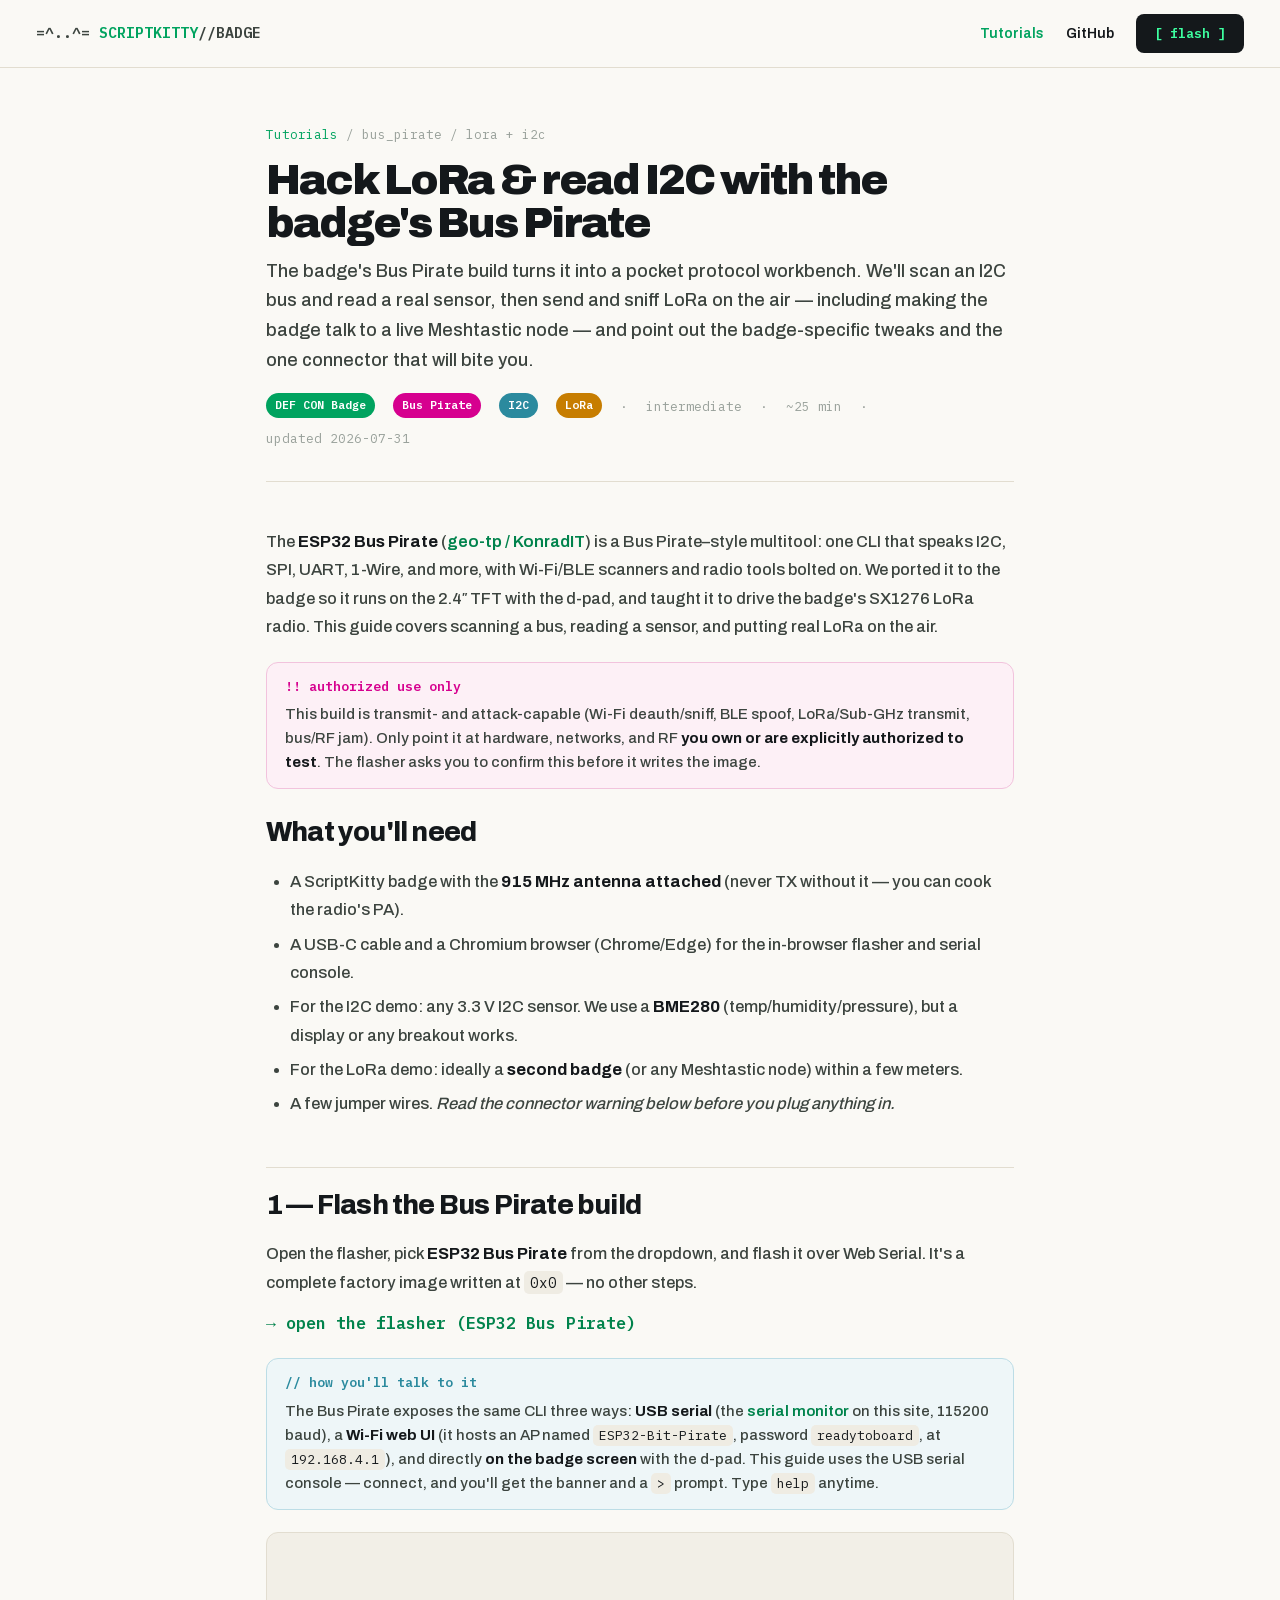
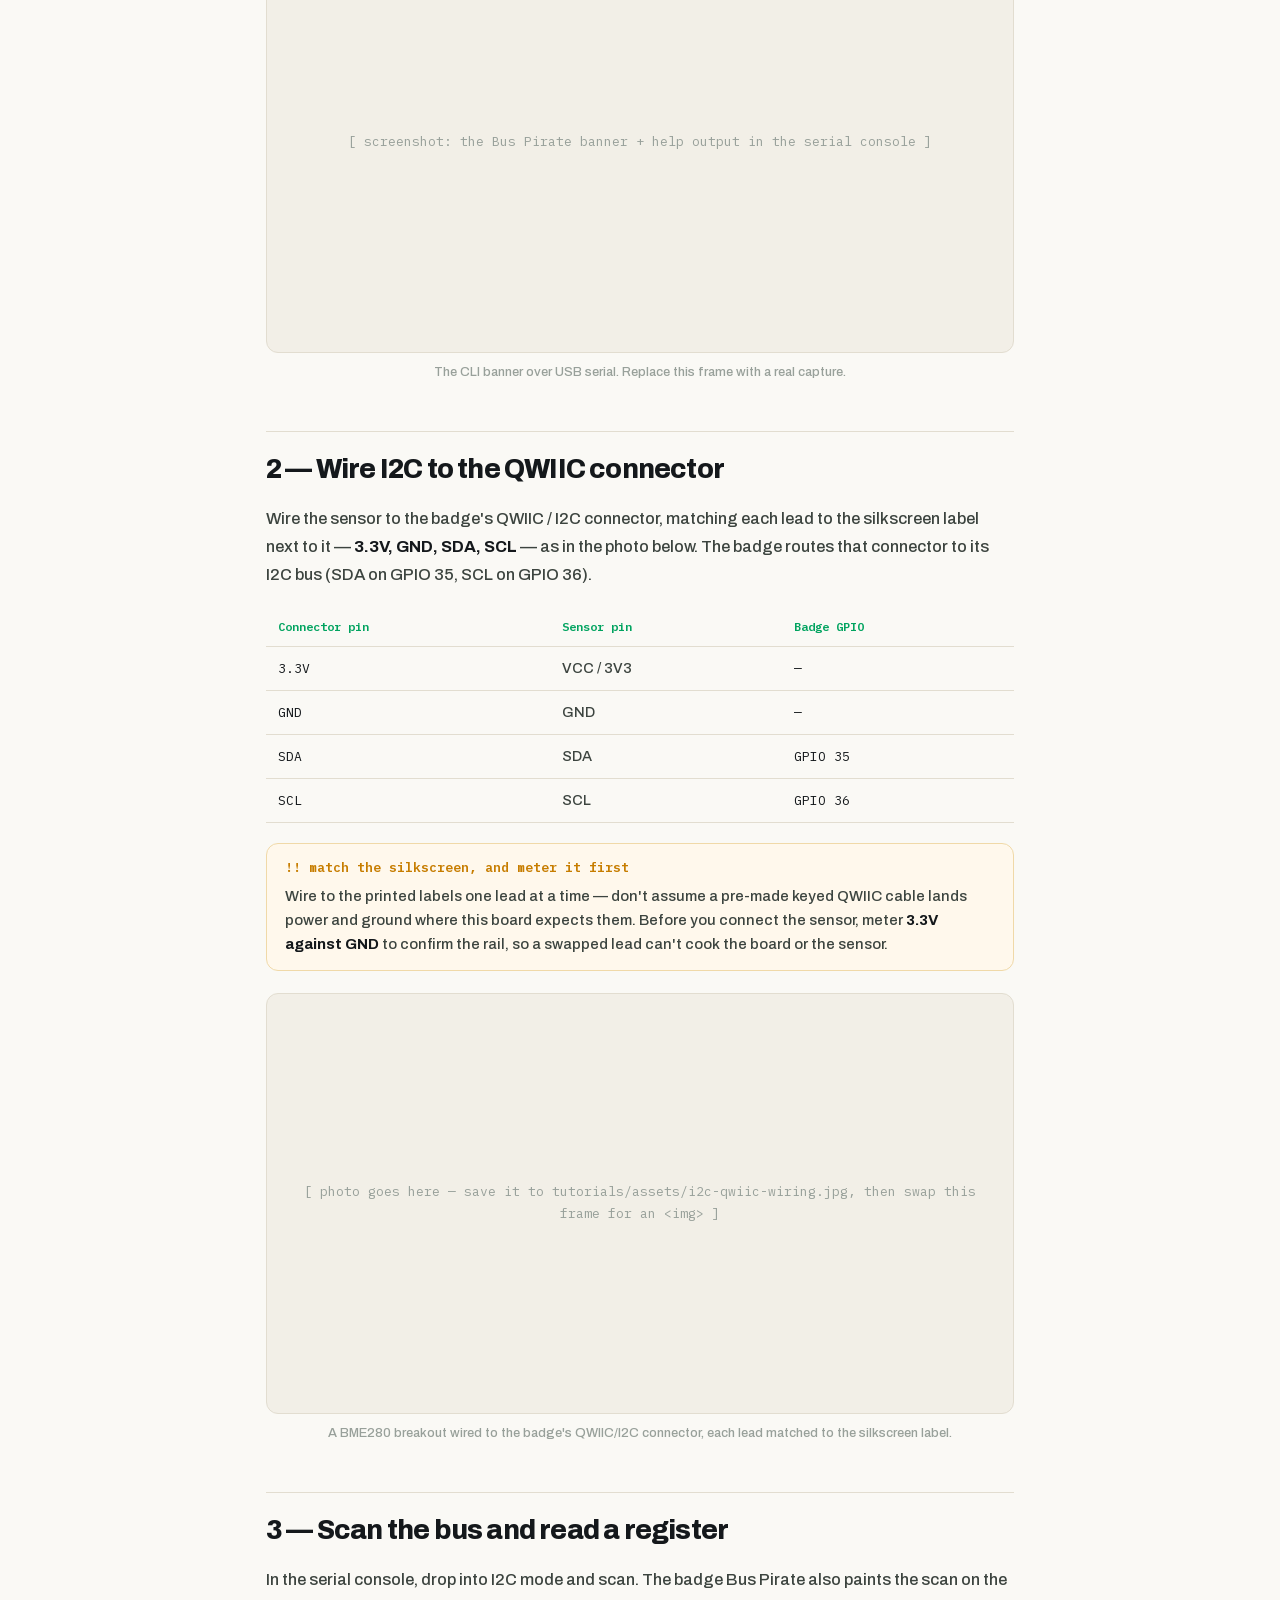
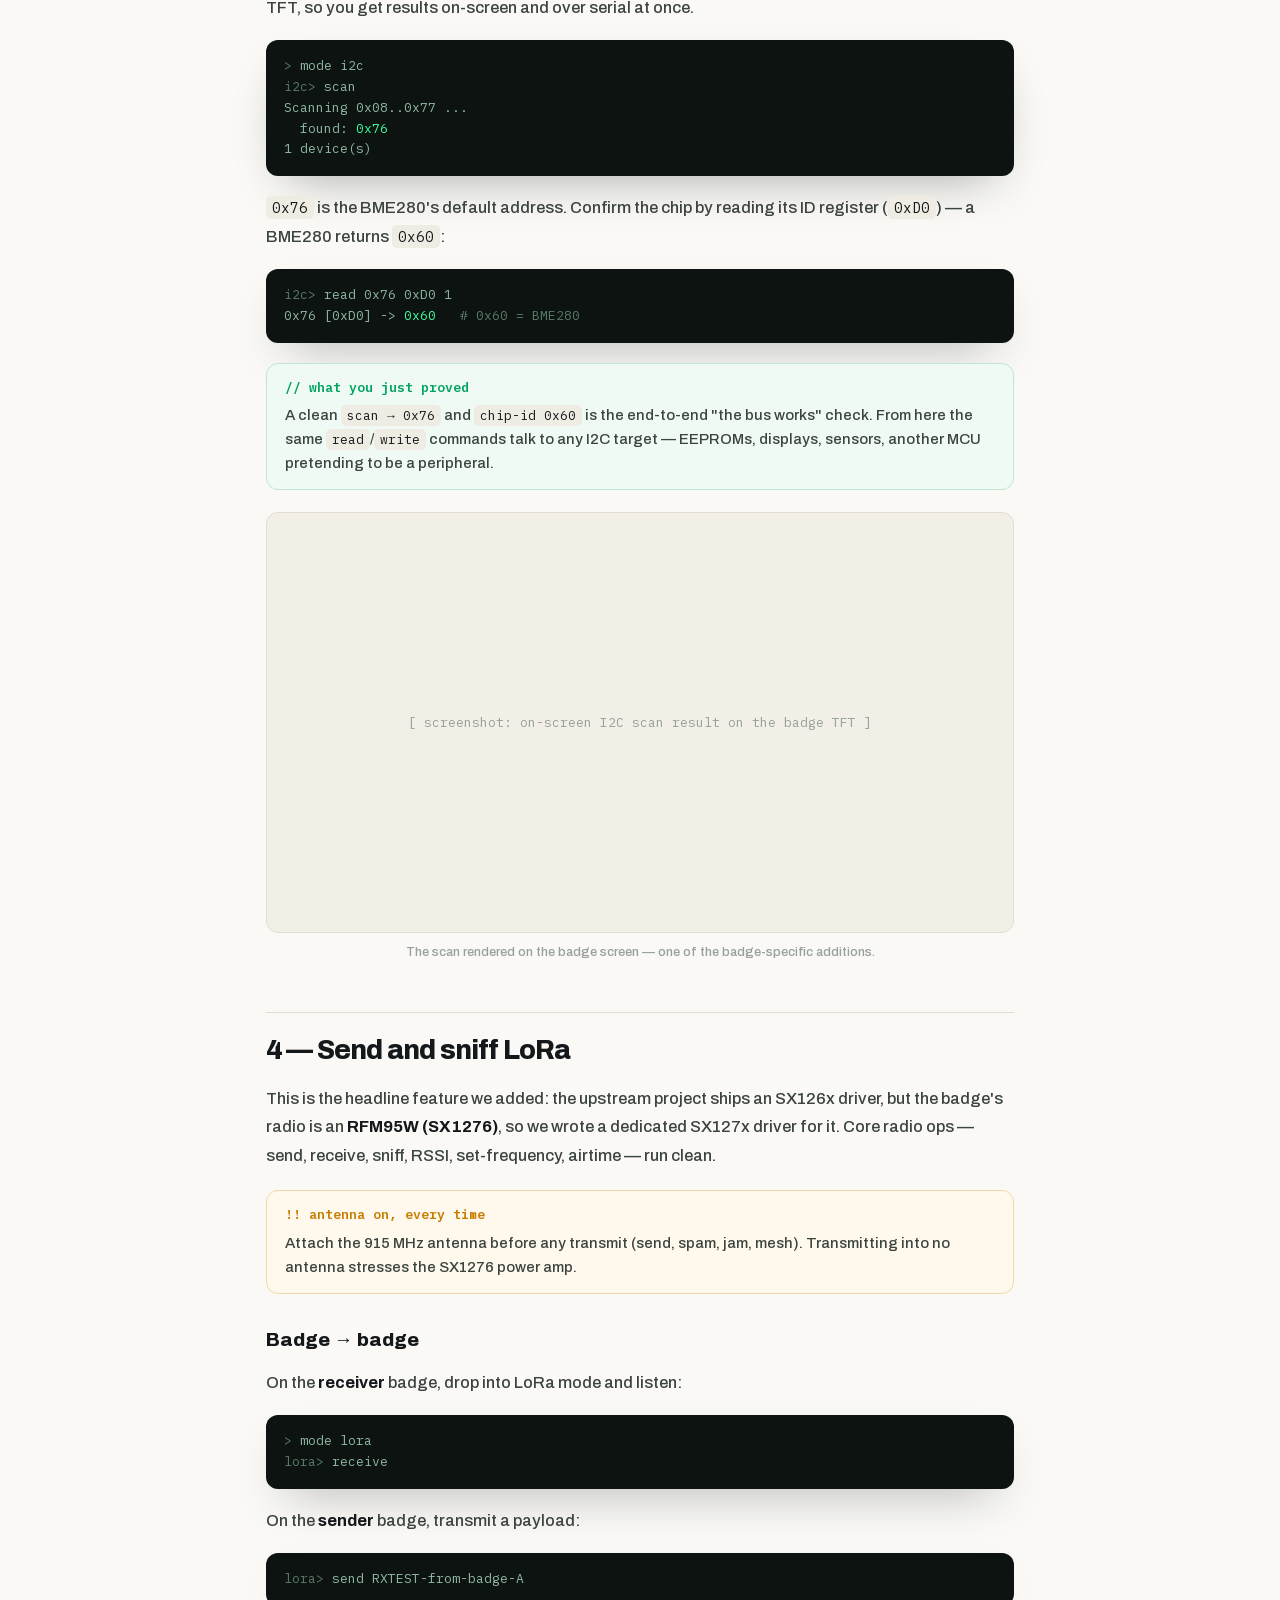
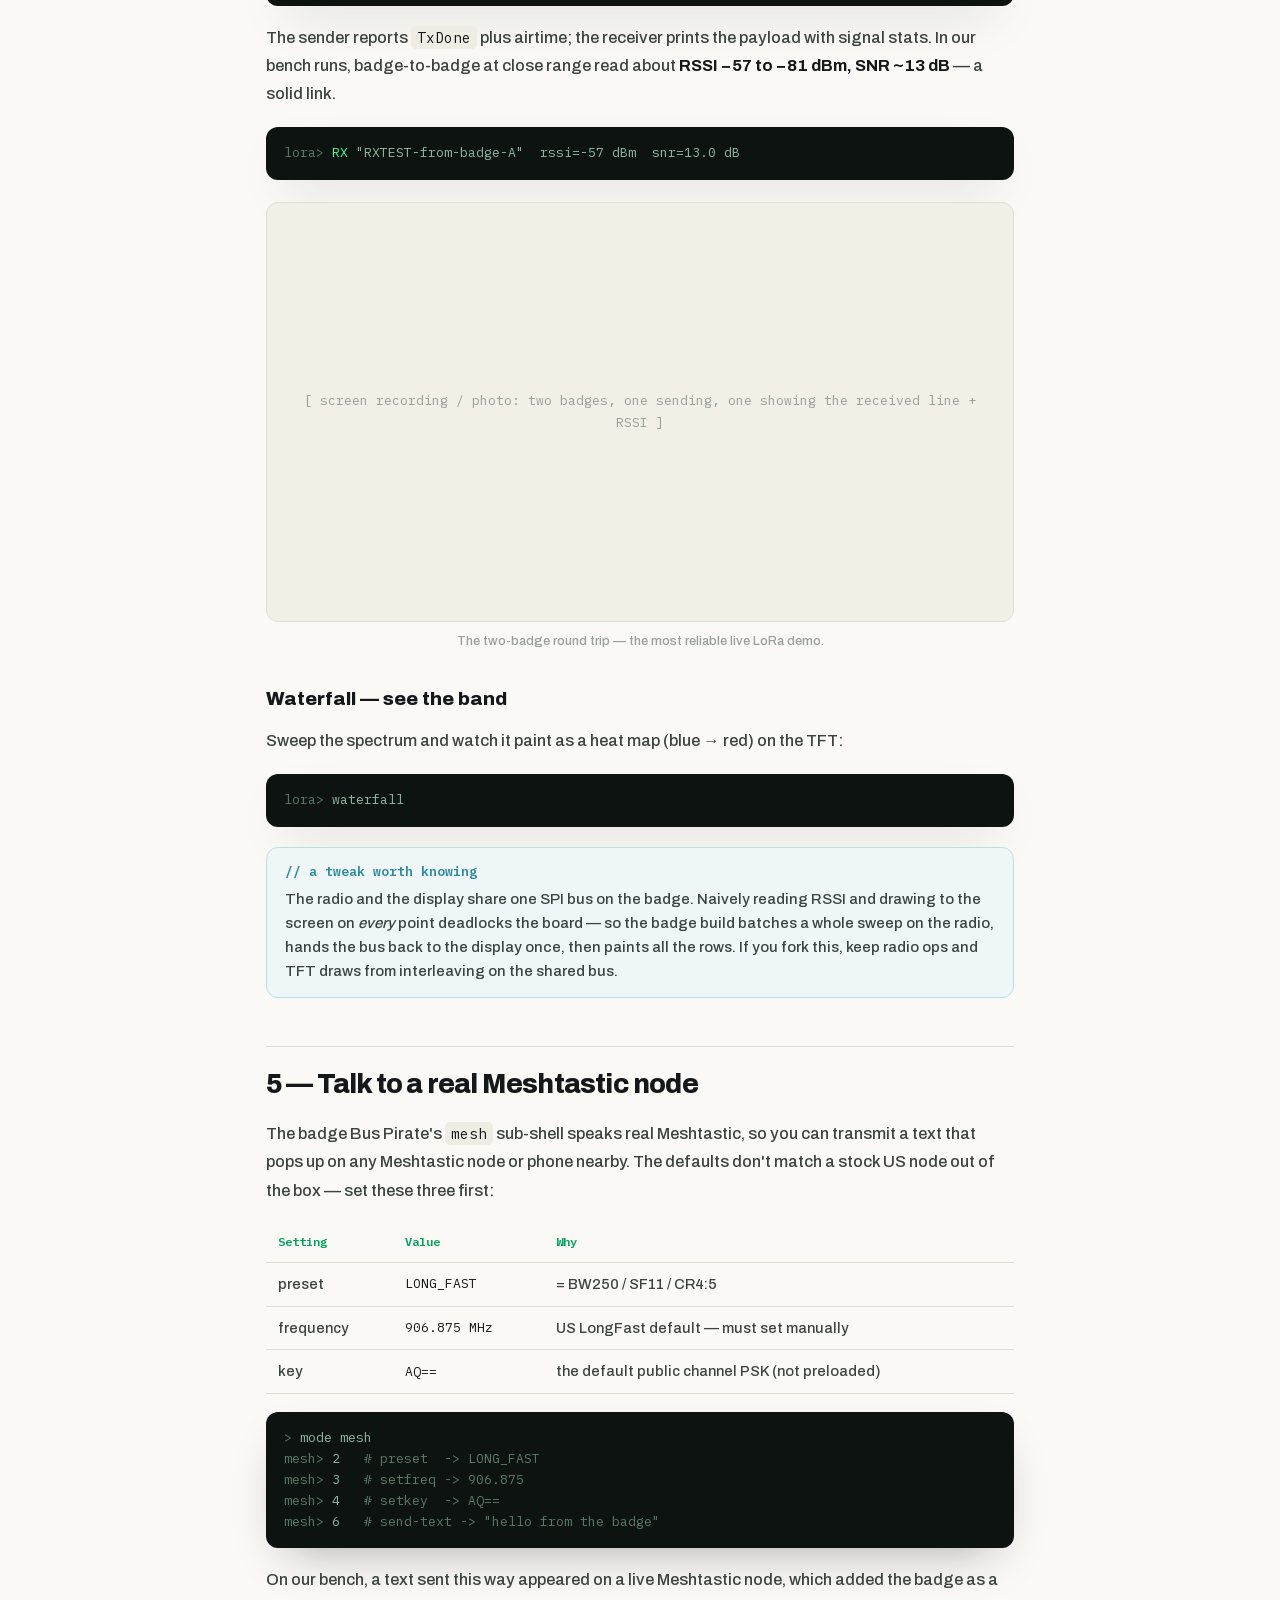
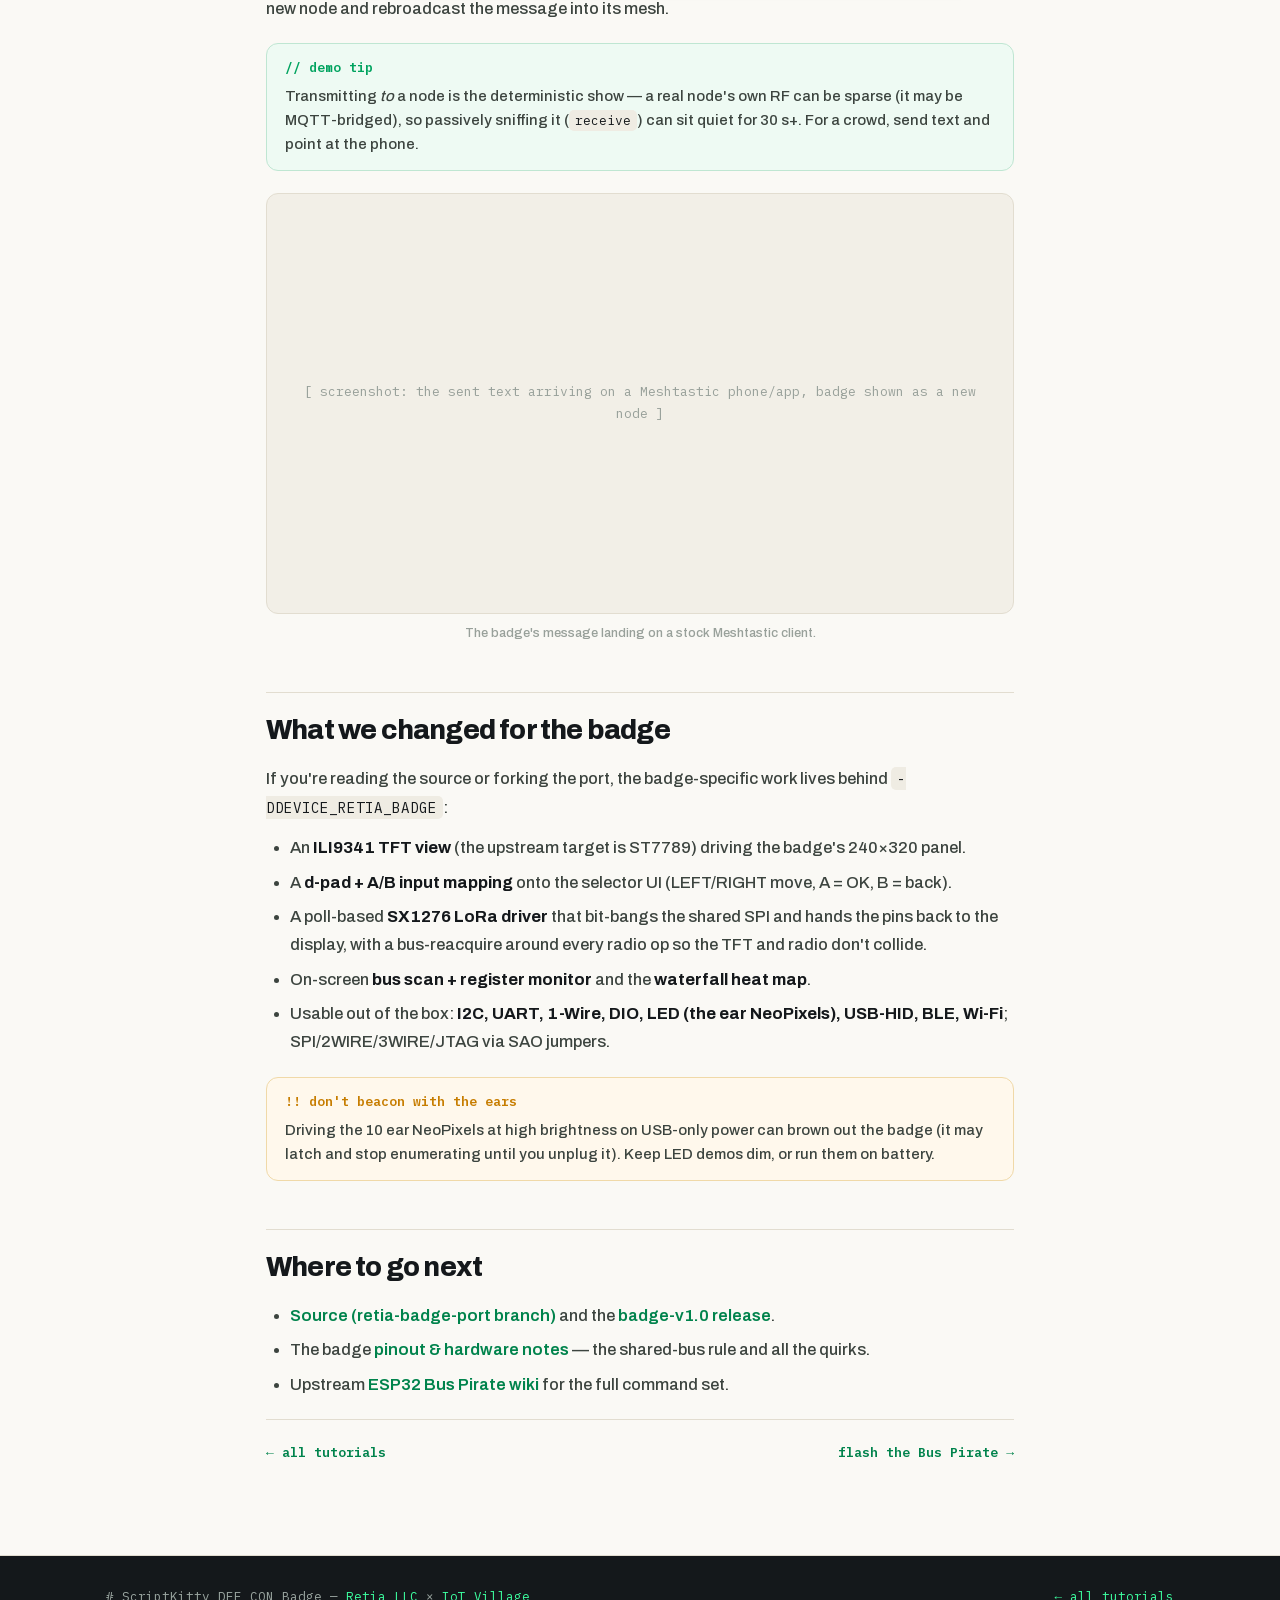
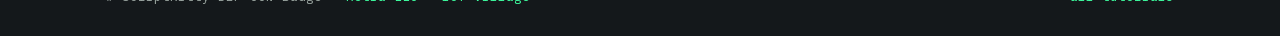
<file: tutorials/bus-pirate-lora-i2c.html>
<!DOCTYPE html>
<html lang="en">
<head>
<meta charset="utf-8">
<meta http-equiv="Content-Security-Policy" content="default-src 'self'; script-src 'self'; style-src 'self' 'unsafe-inline'; img-src 'self' data: blob:; font-src 'self'; connect-src 'self'; worker-src 'self' blob:; object-src 'none'; base-uri 'self'; form-action 'self'">
<meta name="viewport" content="width=device-width, initial-scale=1">
<title>Hack LoRa &amp; read I2C with the badge's Bus Pirate — ScriptKitty Badge Tutorials</title>
<meta name="description" content="Turn the badge into a multi-protocol workbench: scan I2C and read a BME280, then send and sniff real LoRa — including talking to a live Meshtastic node. With the badge-specific tweaks and the connector that will bite you.">
<meta property="og:title" content="Hack LoRa & read I2C with the badge's Bus Pirate">
<meta property="og:description" content="A hands-on Bus Pirate walkthrough for the ScriptKitty DEF CON badge.">
<meta property="og:image" content="https://www.catbadge.online/assets/badge-top-clean.png">
<meta property="og:url" content="https://www.catbadge.online/tutorials/bus-pirate-lora-i2c.html">
<link rel="icon" href="data:image/svg+xml,%3Csvg%20xmlns='http://www.w3.org/2000/svg'%20viewBox='0%200%20100%20100'%3E%3Ctext%20y='0.9em'%20font-size='90'%3E%F0%9F%90%B1%3C/text%3E%3C/svg%3E">
<link rel="preload" href="../vendor/fonts/archivo.woff2" as="font" type="font/woff2" crossorigin>
<link rel="stylesheet" href="../vendor/fonts.css">
<link rel="stylesheet" href="tutorial.css">
</head>
<body>
<nav class="t-nav">
  <a href="../" class="wordmark" style="color:inherit;">=^..^= <span class="kw">SCRIPTKITTY</span>//BADGE</a>
  <span class="spacer"></span>
  <a href="./" class="navlink" style="color:#00a35f;">Tutorials</a>
  <a href="https://github.com/RetiaLLC/DefconBadge2026" target="_blank" rel="noopener" class="navlink">GitHub</a>
  <a href="../#flash" class="pill">[ flash ]</a>
</nav>

<div class="wrap-narrow">
  <header class="guide-hero">
    <div class="crumbs"><a href="./">Tutorials</a> / bus_pirate / lora + i2c</div>
    <h1 class="guide-h1">Hack LoRa &amp; read I2C with the badge's Bus Pirate</h1>
    <p class="guide-sub">The badge's Bus Pirate build turns it into a pocket protocol workbench. We'll scan an I2C bus and read a real sensor, then send and sniff LoRa on the air — including making the badge talk to a live Meshtastic node — and point out the badge-specific tweaks and the one connector that will bite you.</p>
    <div class="guide-meta">
      <a class="card-tag" href="./?tag=badge" style="background:#00a35f;">DEF CON Badge</a>
      <a class="card-tag" href="./?tag=bus-pirate" style="background:#d6008f;">Bus Pirate</a>
      <a class="card-tag" href="./?tag=i2c" style="background:#2b8a9e;">I2C</a>
      <a class="card-tag" href="./?tag=lora" style="background:#c77d00;">LoRa</a>
      <span>·</span><span>intermediate</span><span>·</span><span>~25 min</span><span>·</span><span>updated 2026-07-31</span>
    </div>
  </header>

  <article class="guide">

    <p>The <strong>ESP32 Bus Pirate</strong> (<a href="https://github.com/geo-tp/ESP32-Bit-Pirate" target="_blank" rel="noopener">geo-tp / KonradIT</a>) is a Bus Pirate–style multitool: one CLI that speaks I2C, SPI, UART, 1-Wire, and more, with Wi-Fi/BLE scanners and radio tools bolted on. We ported it to the badge so it runs on the 2.4″ TFT with the d-pad, and taught it to drive the badge's SX1276 LoRa radio. This guide covers scanning a bus, reading a sensor, and putting real LoRa on the air.</p>

    <div class="callout danger">
      <span class="h">!! authorized use only</span>
      This build is transmit- and attack-capable (Wi-Fi deauth/sniff, BLE spoof, LoRa/Sub-GHz transmit, bus/RF jam). Only point it at hardware, networks, and RF <strong>you own or are explicitly authorized to test</strong>. The flasher asks you to confirm this before it writes the image.
    </div>

    <h2>What you'll need</h2>
    <ul>
      <li>A ScriptKitty badge with the <strong>915&nbsp;MHz antenna attached</strong> (never TX without it — you can cook the radio's PA).</li>
      <li>A USB-C cable and a Chromium browser (Chrome/Edge) for the in-browser flasher and serial console.</li>
      <li>For the I2C demo: any 3.3&nbsp;V I2C sensor. We use a <strong>BME280</strong> (temp/humidity/pressure), but a display or any breakout works.</li>
      <li>For the LoRa demo: ideally a <strong>second badge</strong> (or any Meshtastic node) within a few meters.</li>
      <li>A few jumper wires. <em>Read the connector warning below before you plug anything in.</em></li>
    </ul>

    <h2>1 — Flash the Bus Pirate build</h2>
    <p>Open the flasher, pick <strong>ESP32 Bus Pirate</strong> from the dropdown, and flash it over Web Serial. It's a complete factory image written at <code>0x0</code> — no other steps.</p>
    <p><a class="mono" href="../#flash" style="font-weight:600;">→ open the flasher (ESP32 Bus Pirate)</a></p>
    <div class="callout info">
      <span class="h">// how you'll talk to it</span>
      The Bus Pirate exposes the same CLI three ways: <strong>USB serial</strong> (the <a href="../#serial">serial monitor</a> on this site, 115200 baud), a <strong>Wi-Fi web UI</strong> (it hosts an AP named <code>ESP32-Bit-Pirate</code>, password <code>readytoboard</code>, at <code>192.168.4.1</code>), and directly <strong>on the badge screen</strong> with the d-pad. This guide uses the USB serial console — connect, and you'll get the banner and a <code>&gt;</code> prompt. Type <code>help</code> anytime.
    </div>

    <figure class="shot">
      <div class="frame">[ screenshot: the Bus Pirate banner + help output in the serial console ]</div>
      <figcaption>The CLI banner over USB serial. Replace this frame with a real capture.</figcaption>
    </figure>

    <h2>2 — Wire I2C to the QWIIC connector</h2>
    <p>Wire the sensor to the badge's QWIIC / I2C connector, matching each lead to the silkscreen label next to it — <strong>3.3V, GND, SDA, SCL</strong> — as in the photo below. The badge routes that connector to its I2C bus (SDA on GPIO&nbsp;35, SCL on GPIO&nbsp;36).</p>
    <table class="ptable">
      <thead><tr><th>Connector pin</th><th>Sensor pin</th><th>Badge GPIO</th></tr></thead>
      <tbody>
        <tr><td class="mono">3.3V</td><td>VCC / 3V3</td><td class="mono">—</td></tr>
        <tr><td class="mono">GND</td><td>GND</td><td class="mono">—</td></tr>
        <tr><td class="mono">SDA</td><td>SDA</td><td class="mono">GPIO 35</td></tr>
        <tr><td class="mono">SCL</td><td>SCL</td><td class="mono">GPIO 36</td></tr>
      </tbody>
    </table>
    <div class="callout warn">
      <span class="h">!! match the silkscreen, and meter it first</span>
      Wire to the printed labels one lead at a time — don't assume a pre-made keyed QWIIC cable lands power and ground where this board expects them. Before you connect the sensor, meter <strong>3.3V against GND</strong> to confirm the rail, so a swapped lead can't cook the board or the sensor.
    </div>

    <figure class="shot">
      <div class="frame">[ photo goes here — save it to tutorials/assets/i2c-qwiic-wiring.jpg, then swap this frame for an &lt;img&gt; ]</div>
      <figcaption>A BME280 breakout wired to the badge's QWIIC/I2C connector, each lead matched to the silkscreen label.</figcaption>
    </figure>

    <h2>3 — Scan the bus and read a register</h2>
    <p>In the serial console, drop into I2C mode and scan. The badge Bus Pirate also paints the scan on the TFT, so you get results on-screen and over serial at once.</p>
    <pre><code><span class="c">&gt;</span> mode i2c
<span class="c">i2c&gt;</span> scan
Scanning 0x08..0x77 ...
  found: <span class="g">0x76</span>
1 device(s)</code></pre>
    <p><code>0x76</code> is the BME280's default address. Confirm the chip by reading its ID register (<code>0xD0</code>) — a BME280 returns <code>0x60</code>:</p>
    <pre><code><span class="c">i2c&gt;</span> read 0x76 0xD0 1
0x76 [0xD0] -&gt; <span class="g">0x60</span>   <span class="c"># 0x60 = BME280</span></code></pre>
    <div class="callout tip">
      <span class="h">// what you just proved</span>
      A clean <code>scan → 0x76</code> and <code>chip-id 0x60</code> is the end-to-end "the bus works" check. From here the same <code>read</code>/<code>write</code> commands talk to any I2C target — EEPROMs, displays, sensors, another MCU pretending to be a peripheral.
    </div>

    <figure class="shot">
      <div class="frame">[ screenshot: on-screen I2C scan result on the badge TFT ]</div>
      <figcaption>The scan rendered on the badge screen — one of the badge-specific additions.</figcaption>
    </figure>

    <h2>4 — Send and sniff LoRa</h2>
    <p>This is the headline feature we added: the upstream project ships an SX126x driver, but the badge's radio is an <strong>RFM95W (SX1276)</strong>, so we wrote a dedicated SX127x driver for it. Core radio ops — send, receive, sniff, RSSI, set-frequency, airtime — run clean.</p>
    <div class="callout warn">
      <span class="h">!! antenna on, every time</span>
      Attach the 915&nbsp;MHz antenna before any transmit (send, spam, jam, mesh). Transmitting into no antenna stresses the SX1276 power amp.
    </div>

    <h3>Badge → badge</h3>
    <p>On the <strong>receiver</strong> badge, drop into LoRa mode and listen:</p>
    <pre><code><span class="c">&gt;</span> mode lora
<span class="c">lora&gt;</span> receive</code></pre>
    <p>On the <strong>sender</strong> badge, transmit a payload:</p>
    <pre><code><span class="c">lora&gt;</span> send RXTEST-from-badge-A</code></pre>
    <p>The sender reports <code>TxDone</code> plus airtime; the receiver prints the payload with signal stats. In our bench runs, badge-to-badge at close range read about <strong>RSSI −57 to −81&nbsp;dBm, SNR ~13&nbsp;dB</strong> — a solid link.</p>
    <pre><code><span class="c">lora&gt;</span> <span class="g">RX</span> "RXTEST-from-badge-A"  rssi=-57 dBm  snr=13.0 dB</code></pre>

    <figure class="shot">
      <div class="frame">[ screen recording / photo: two badges, one sending, one showing the received line + RSSI ]</div>
      <figcaption>The two-badge round trip — the most reliable live LoRa demo.</figcaption>
    </figure>

    <h3>Waterfall — see the band</h3>
    <p>Sweep the spectrum and watch it paint as a heat map (blue → red) on the TFT:</p>
    <pre><code><span class="c">lora&gt;</span> waterfall</code></pre>
    <div class="callout info">
      <span class="h">// a tweak worth knowing</span>
      The radio and the display share one SPI bus on the badge. Naively reading RSSI and drawing to the screen on <em>every</em> point deadlocks the board — so the badge build batches a whole sweep on the radio, hands the bus back to the display once, then paints all the rows. If you fork this, keep radio ops and TFT draws from interleaving on the shared bus.
    </div>

    <h2>5 — Talk to a real Meshtastic node</h2>
    <p>The badge Bus Pirate's <code>mesh</code> sub-shell speaks real Meshtastic, so you can transmit a text that pops up on any Meshtastic node or phone nearby. The defaults don't match a stock US node out of the box — set these three first:</p>
    <table class="ptable">
      <thead><tr><th>Setting</th><th>Value</th><th>Why</th></tr></thead>
      <tbody>
        <tr><td>preset</td><td class="mono">LONG_FAST</td><td>= BW250 / SF11 / CR4:5</td></tr>
        <tr><td>frequency</td><td class="mono">906.875 MHz</td><td>US LongFast default — must set manually</td></tr>
        <tr><td>key</td><td class="mono">AQ==</td><td>the default public channel PSK (not preloaded)</td></tr>
      </tbody>
    </table>
    <pre><code><span class="c">&gt;</span> mode mesh
<span class="c">mesh&gt;</span> 2   <span class="c"># preset  -&gt; LONG_FAST</span>
<span class="c">mesh&gt;</span> 3   <span class="c"># setfreq -&gt; 906.875</span>
<span class="c">mesh&gt;</span> 4   <span class="c"># setkey  -&gt; AQ==</span>
<span class="c">mesh&gt;</span> 6   <span class="c"># send-text -&gt; "hello from the badge"</span></code></pre>
    <p>On our bench, a text sent this way appeared on a live Meshtastic node, which added the badge as a new node and rebroadcast the message into its mesh.</p>
    <div class="callout tip">
      <span class="h">// demo tip</span>
      Transmitting <em>to</em> a node is the deterministic show — a real node's own RF can be sparse (it may be MQTT-bridged), so passively sniffing it (<code>receive</code>) can sit quiet for 30&nbsp;s+. For a crowd, send text and point at the phone.
    </div>

    <figure class="shot">
      <div class="frame">[ screenshot: the sent text arriving on a Meshtastic phone/app, badge shown as a new node ]</div>
      <figcaption>The badge's message landing on a stock Meshtastic client.</figcaption>
    </figure>

    <h2>What we changed for the badge</h2>
    <p>If you're reading the source or forking the port, the badge-specific work lives behind <code>-DDEVICE_RETIA_BADGE</code>:</p>
    <ul>
      <li>An <strong>ILI9341 TFT view</strong> (the upstream target is ST7789) driving the badge's 240×320 panel.</li>
      <li>A <strong>d-pad + A/B input mapping</strong> onto the selector UI (LEFT/RIGHT move, A = OK, B = back).</li>
      <li>A poll-based <strong>SX1276 LoRa driver</strong> that bit-bangs the shared SPI and hands the pins back to the display, with a bus-reacquire around every radio op so the TFT and radio don't collide.</li>
      <li>On-screen <strong>bus scan + register monitor</strong> and the <strong>waterfall heat map</strong>.</li>
      <li>Usable out of the box: <strong>I2C, UART, 1-Wire, DIO, LED (the ear NeoPixels), USB-HID, BLE, Wi-Fi</strong>; SPI/2WIRE/3WIRE/JTAG via SAO jumpers.</li>
    </ul>
    <div class="callout warn">
      <span class="h">!! don't beacon with the ears</span>
      Driving the 10 ear NeoPixels at high brightness on USB-only power can brown out the badge (it may latch and stop enumerating until you unplug it). Keep LED demos dim, or run them on battery.
    </div>

    <h2>Where to go next</h2>
    <ul>
      <li><a href="https://github.com/RetiaLLC/ESP32-Bus-Pirate/tree/retia-badge-port" target="_blank" rel="noopener">Source (retia-badge-port branch)</a> and the <a href="https://github.com/RetiaLLC/ESP32-Bus-Pirate/releases/tag/badge-v1.0" target="_blank" rel="noopener">badge-v1.0 release</a>.</li>
      <li>The badge <a href="../#hardware">pinout &amp; hardware notes</a> — the shared-bus rule and all the quirks.</li>
      <li>Upstream <a href="https://github.com/geo-tp/ESP32-Bit-Pirate/wiki" target="_blank" rel="noopener">ESP32 Bus Pirate wiki</a> for the full command set.</li>
    </ul>

    <div class="step-nav">
      <a href="./">← all tutorials</a>
      <a href="../#flash">flash the Bus Pirate →</a>
    </div>
  </article>
</div>

<footer class="t-foot">
  <div class="wrap">
    <span># ScriptKitty DEF CON Badge — <a href="https://retia.io" target="_blank" rel="noopener">Retia LLC</a> × <a href="https://www.iotvillage.org" target="_blank" rel="noopener">IoT Village</a></span>
    <span><a href="./">← all tutorials</a></span>
  </div>
</footer>
</body>
</html>
</file>
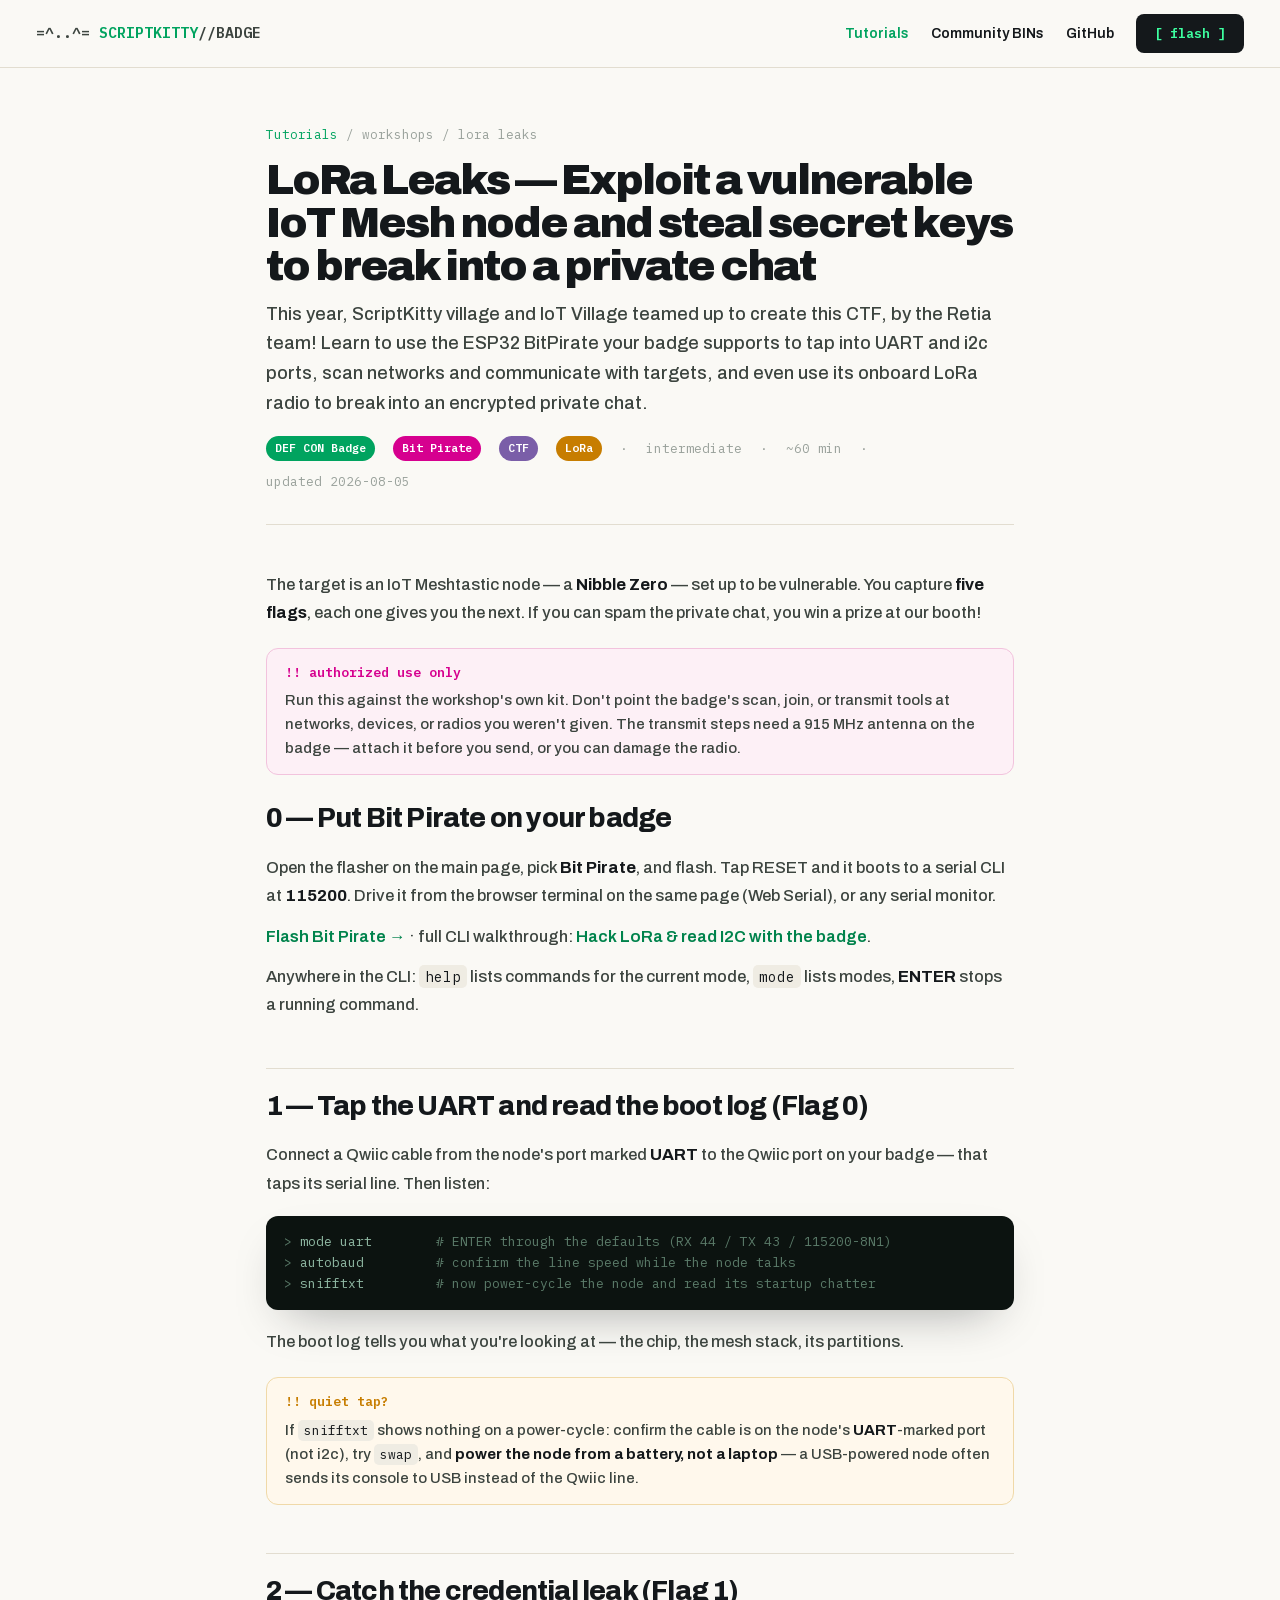
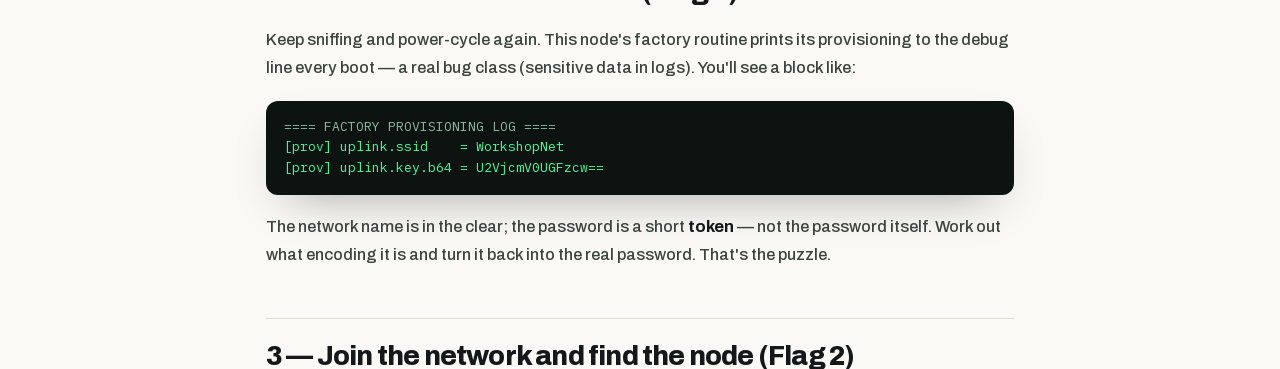
<file: tutorials/ghost-beacon-ctf.html>
<!DOCTYPE html><html lang="en"><head><meta charset="utf-8">
<meta http-equiv="refresh" content="0; url=lora-leaks.html">
<link rel="canonical" href="https://www.catbadge.online/tutorials/lora-leaks.html">
<title>Moved → LoRa Leaks</title></head>
<body><p>This guide moved to <a href="lora-leaks.html">LoRa Leaks</a>.</p></body></html>
</file>
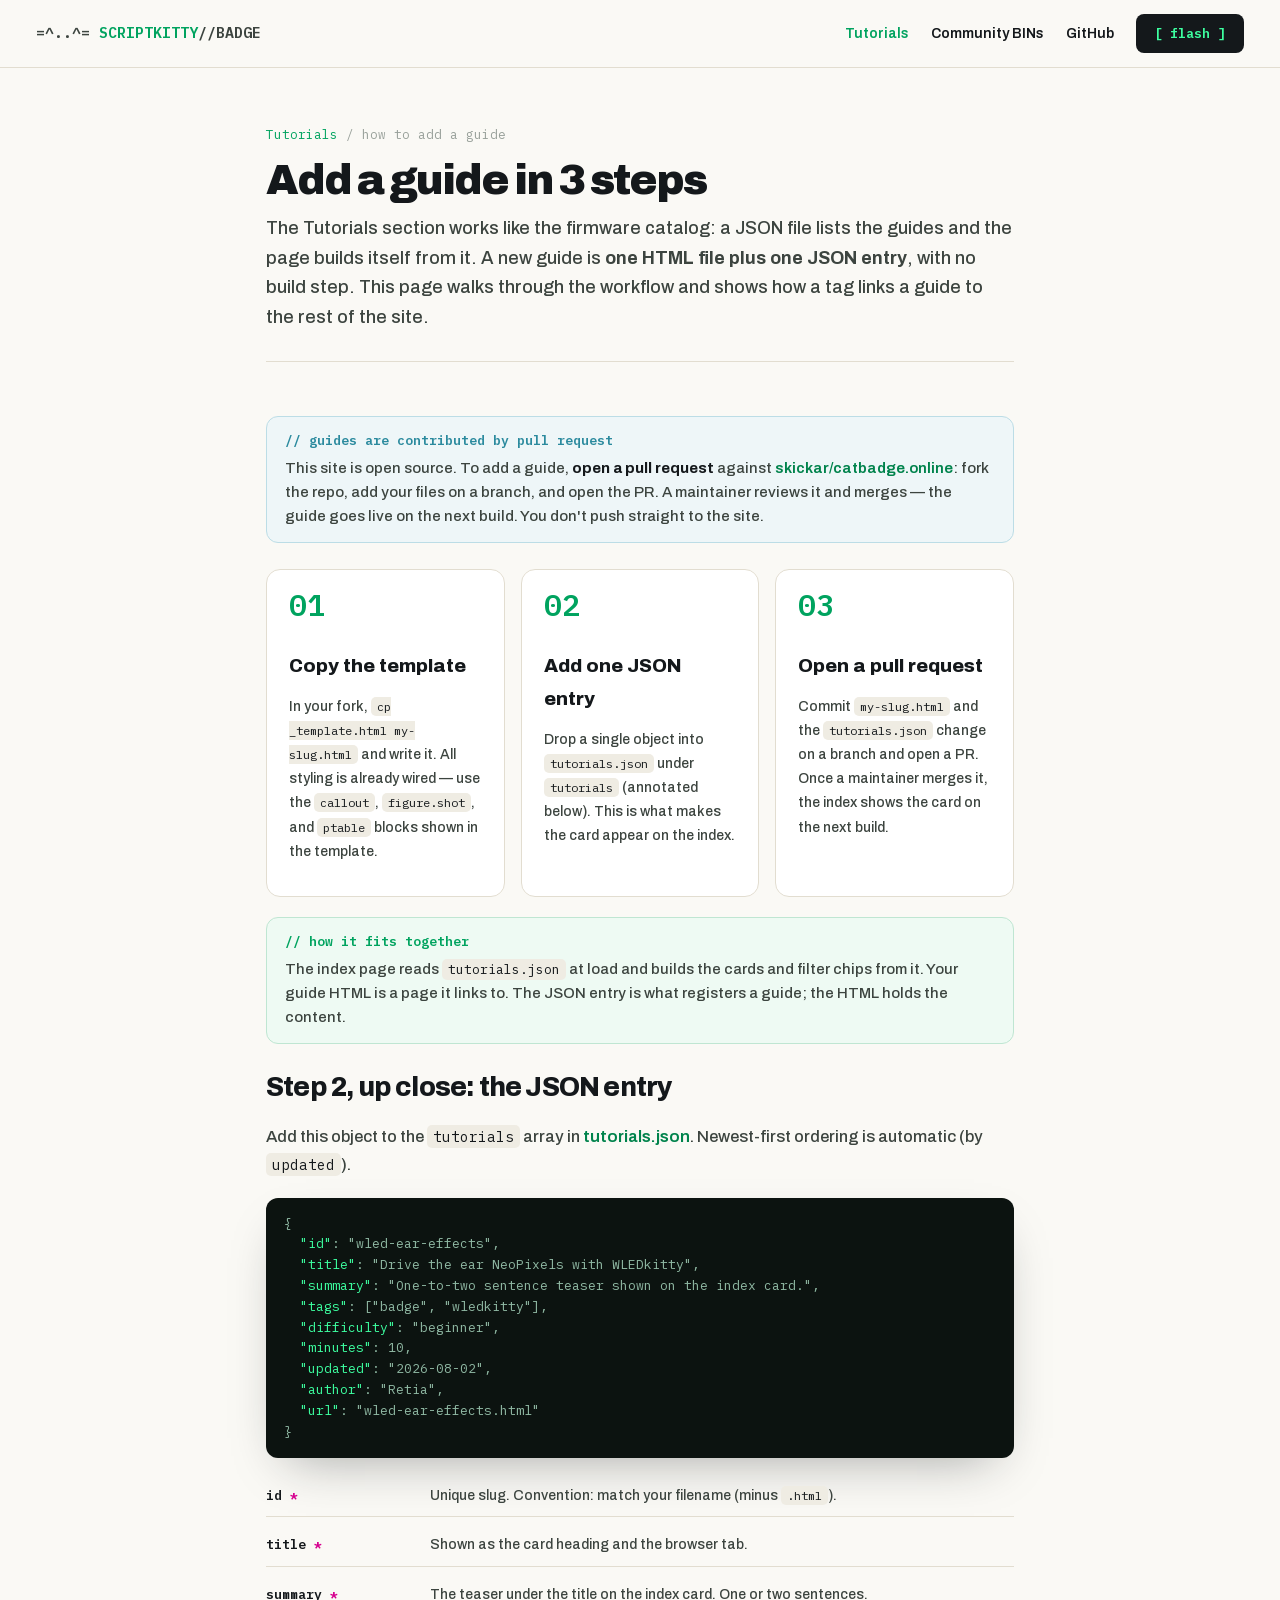
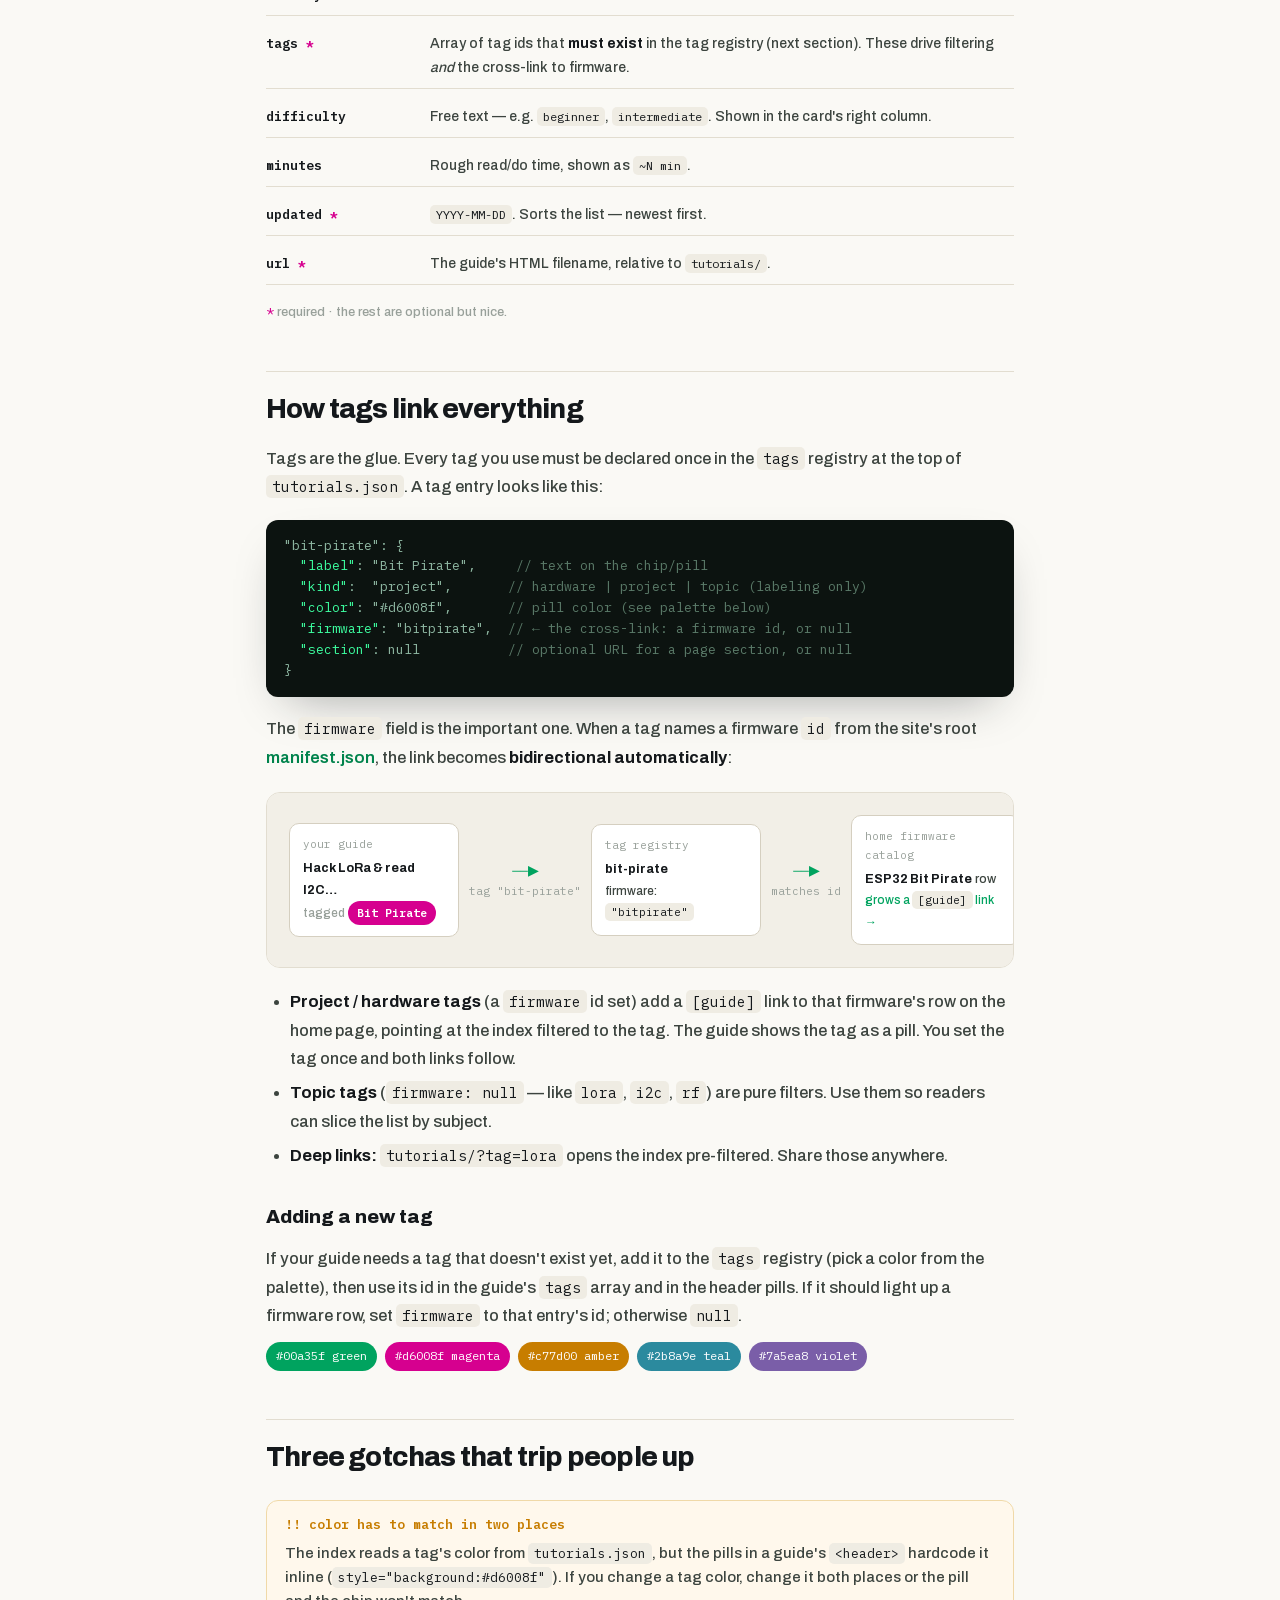
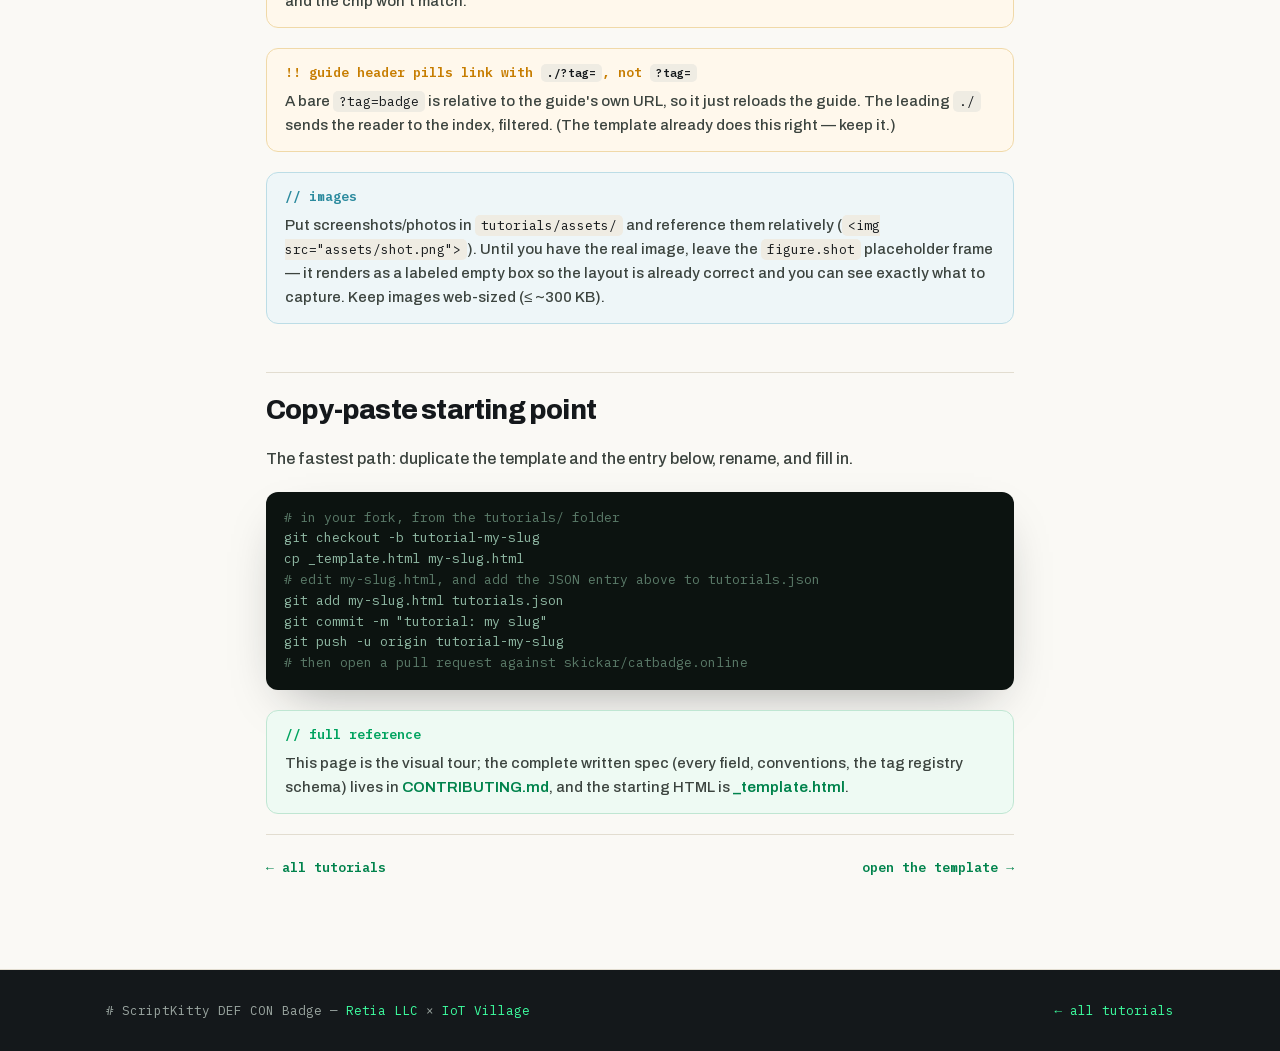
<file: tutorials/how-to-add-a-guide.html>
<!DOCTYPE html>
<html lang="en">
<head>
<meta charset="utf-8">
<meta http-equiv="Content-Security-Policy" content="default-src 'self'; script-src 'self'; style-src 'self' 'unsafe-inline'; img-src 'self' data: blob:; font-src 'self'; connect-src 'self'; worker-src 'self' blob:; object-src 'none'; base-uri 'self'; form-action 'self'">
<meta name="viewport" content="width=device-width, initial-scale=1">
<title>How to add a guide — ScriptKitty Badge Tutorials</title>
<meta name="description" content="How to add, tag, and link a new tutorial on the ScriptKitty badge site — one HTML file plus one JSON entry.">
<meta name="robots" content="noindex">
<link rel="icon" href="data:image/svg+xml,%3Csvg%20xmlns='http://www.w3.org/2000/svg'%20viewBox='0%200%20100%20100'%3E%3Ctext%20y='0.9em'%20font-size='90'%3E%F0%9F%90%B1%3C/text%3E%3C/svg%3E">
<link rel="preload" href="../vendor/fonts/archivo.woff2" as="font" type="font/woff2" crossorigin>
<link rel="stylesheet" href="../vendor/fonts.css">
<link rel="stylesheet" href="tutorial.css">
<style>
/* scoped styling for this how-to page only */
.steps3 { display:grid; grid-template-columns:repeat(3,1fr); gap:16px; margin:26px 0 8px; }
.stepcard { background:#fff; border:1px solid var(--border); border-radius:14px; padding:20px 22px; }
.stepcard .n { font-family:'IBM Plex Mono',monospace; font-size:30px; font-weight:600; color:var(--green); line-height:1; }
.stepcard h3 { margin:10px 0 6px; font-size:18px; }
.stepcard p { margin:0; font-size:14px; }
.stepcard code { font-size:0.85em; background:var(--chip); padding:1px 5px; border-radius:5px; }

/* annotated field list */
.fields { display:grid; gap:8px; margin:16px 0; }
.field { display:grid; grid-template-columns:150px 1fr; gap:14px; align-items:baseline; padding:8px 0; border-bottom:1px solid var(--border); }
.field .k { font-family:'IBM Plex Mono',monospace; font-size:13px; color:var(--ink); font-weight:600; }
.field .k .req { color:var(--magenta); }
.field .d { font-size:14px; }

/* tag-link diagram */
.linkmap { border:1px solid var(--border); border-radius:14px; background:var(--band); padding:22px; margin:20px 0; overflow-x:auto; }
.lm-row { display:flex; align-items:center; gap:10px; flex-wrap:nowrap; justify-content:center; min-width:min-content; }
.lm-box { background:#fff; border:1px solid var(--border-band); border-radius:10px; padding:11px 13px; font-size:12.5px; flex:0 0 auto; width:170px; }
.lm-box .cap { font-family:'IBM Plex Mono',monospace; font-size:11px; color:var(--muted); display:block; margin-bottom:4px; }
.lm-box b { color:var(--ink); }
.lm-pill { display:inline-block; font-family:'IBM Plex Mono',monospace; font-size:11.5px; font-weight:600; color:#fff; background:var(--magenta); padding:2px 9px; border-radius:999px; }
.lm-arrow { font-family:'IBM Plex Mono',monospace; color:var(--green); font-weight:600; font-size:13px; white-space:nowrap; text-align:center; }
.lm-arrow small { display:block; color:var(--muted); font-weight:400; font-size:11px; }
.palette { display:flex; flex-wrap:wrap; gap:8px; margin:10px 0; }
.sw { font-family:'IBM Plex Mono',monospace; font-size:12px; color:#fff; padding:4px 10px; border-radius:999px; }
@media (max-width:720px){ .steps3{grid-template-columns:1fr;} .field{grid-template-columns:1fr;} }
</style>
</head>
<body>
<nav class="t-nav">
  <a href="../" class="wordmark" style="color:inherit;">=^..^= <span class="kw">SCRIPTKITTY</span>//BADGE</a>
  <span class="spacer"></span>
  <a href="./" class="navlink" style="color:#00a35f;">Tutorials</a>
  <a href="../community/" class="navlink">Community BINs</a>
  <a href="https://github.com/RetiaLLC/DefconBadge2026" target="_blank" rel="noopener" class="navlink">GitHub</a>
  <a href="../#flash" class="pill">[ flash ]</a>
</nav>

<div class="wrap-narrow">
  <header class="guide-hero">
    <div class="crumbs"><a href="./">Tutorials</a> / how to add a guide</div>
    <h1 class="guide-h1">Add a guide in 3 steps</h1>
    <p class="guide-sub">The Tutorials section works like the firmware catalog: a JSON file lists the guides and the page builds itself from it. A new guide is <strong>one HTML file plus one JSON entry</strong>, with no build step. This page walks through the workflow and shows how a tag links a guide to the rest of the site.</p>
  </header>

  <article class="guide">

    <div class="callout info"><span class="h">// guides are contributed by pull request</span> This site is open source. To add a guide, <strong>open a pull request</strong> against <a href="https://github.com/skickar/catbadge.online" target="_blank" rel="noopener">skickar/catbadge.online</a>: fork the repo, add your files on a branch, and open the PR. A maintainer reviews it and merges — the guide goes live on the next build. You don't push straight to the site.</div>

    <div class="steps3">
      <div class="stepcard">
        <div class="n">01</div>
        <h3>Copy the template</h3>
        <p>In your fork, <code>cp _template.html my-slug.html</code> and write it. All styling is already wired — use the <code>callout</code>, <code>figure.shot</code>, and <code>ptable</code> blocks shown in the template.</p>
      </div>
      <div class="stepcard">
        <div class="n">02</div>
        <h3>Add one JSON entry</h3>
        <p>Drop a single object into <code>tutorials.json</code> under <code>tutorials</code> (annotated below). This is what makes the card appear on the index.</p>
      </div>
      <div class="stepcard">
        <div class="n">03</div>
        <h3>Open a pull request</h3>
        <p>Commit <code>my-slug.html</code> and the <code>tutorials.json</code> change on a branch and open a PR. Once a maintainer merges it, the index shows the card on the next build.</p>
      </div>
    </div>

    <div class="callout tip"><span class="h">// how it fits together</span> The index page reads <code>tutorials.json</code> at load and builds the cards and filter chips from it. Your guide HTML is a page it links to. The JSON entry is what registers a guide; the HTML holds the content.</div>

    <h2>Step 2, up close: the JSON entry</h2>
    <p>Add this object to the <code>tutorials</code> array in <a href="tutorials.json">tutorials.json</a>. Newest-first ordering is automatic (by <code>updated</code>).</p>
    <pre><code>{
  <span class="g">"id"</span>: "wled-ear-effects",
  <span class="g">"title"</span>: "Drive the ear NeoPixels with WLEDkitty",
  <span class="g">"summary"</span>: "One-to-two sentence teaser shown on the index card.",
  <span class="g">"tags"</span>: ["badge", "wledkitty"],
  <span class="g">"difficulty"</span>: "beginner",
  <span class="g">"minutes"</span>: 10,
  <span class="g">"updated"</span>: "2026-08-02",
  <span class="g">"author"</span>: "Retia",
  <span class="g">"url"</span>: "wled-ear-effects.html"
}</code></pre>

    <div class="fields">
      <div class="field"><span class="k">id <span class="req">*</span></span><span class="d">Unique slug. Convention: match your filename (minus <code>.html</code>).</span></div>
      <div class="field"><span class="k">title <span class="req">*</span></span><span class="d">Shown as the card heading and the browser tab.</span></div>
      <div class="field"><span class="k">summary <span class="req">*</span></span><span class="d">The teaser under the title on the index card. One or two sentences.</span></div>
      <div class="field"><span class="k">tags <span class="req">*</span></span><span class="d">Array of tag ids that <strong>must exist</strong> in the tag registry (next section). These drive filtering <em>and</em> the cross-link to firmware.</span></div>
      <div class="field"><span class="k">difficulty</span><span class="d">Free text — e.g. <code>beginner</code>, <code>intermediate</code>. Shown in the card's right column.</span></div>
      <div class="field"><span class="k">minutes</span><span class="d">Rough read/do time, shown as <code>~N min</code>.</span></div>
      <div class="field"><span class="k">updated <span class="req">*</span></span><span class="d"><code>YYYY-MM-DD</code>. Sorts the list — newest first.</span></div>
      <div class="field"><span class="k">url <span class="req">*</span></span><span class="d">The guide's HTML filename, relative to <code>tutorials/</code>.</span></div>
    </div>
    <p style="font-size:13px;color:var(--muted);"><span class="mono"><span style="color:var(--magenta)">*</span></span> required · the rest are optional but nice.</p>

    <h2>How tags link everything</h2>
    <p>Tags are the glue. Every tag you use must be declared once in the <code>tags</code> registry at the top of <code>tutorials.json</code>. A tag entry looks like this:</p>
    <pre><code>"bit-pirate": {
  <span class="g">"label"</span>: "Bit Pirate",     <span class="c">// text on the chip/pill</span>
  <span class="g">"kind"</span>:  "project",       <span class="c">// hardware | project | topic (labeling only)</span>
  <span class="g">"color"</span>: "#d6008f",       <span class="c">// pill color (see palette below)</span>
  <span class="g">"firmware"</span>: "bitpirate",  <span class="c">// ← the cross-link: a firmware id, or null</span>
  <span class="g">"section"</span>: null           <span class="c">// optional URL for a page section, or null</span>
}</code></pre>

    <p>The <code>firmware</code> field is the important one. When a tag names a firmware <code>id</code> from the site's root <a href="../manifest.json">manifest.json</a>, the link becomes <strong>bidirectional automatically</strong>:</p>

    <div class="linkmap">
      <div class="lm-row">
        <div class="lm-box">
          <span class="cap">your guide</span>
          <b>Hack LoRa &amp; read I2C…</b><br>
          <span style="font-size:12px;color:var(--muted)">tagged</span> <span class="lm-pill">Bit Pirate</span>
        </div>
        <div class="lm-arrow">──▶<small>tag "bit-pirate"</small></div>
        <div class="lm-box">
          <span class="cap">tag registry</span>
          <b>bit-pirate</b><br>
          <span style="font-size:12px">firmware: <code style="font-size:11px">"bitpirate"</code></span>
        </div>
        <div class="lm-arrow">──▶<small>matches id</small></div>
        <div class="lm-box">
          <span class="cap">home firmware catalog</span>
          <b>ESP32 Bit Pirate</b> row<br>
          <span style="font-size:12px;color:var(--green)">grows a <code style="font-size:11px">[guide]</code> link →</span>
        </div>
      </div>
    </div>

    <ul>
      <li><strong>Project / hardware tags</strong> (a <code>firmware</code> id set) add a <code>[guide]</code> link to that firmware's row on the home page, pointing at the index filtered to the tag. The guide shows the tag as a pill. You set the tag once and both links follow.</li>
      <li><strong>Topic tags</strong> (<code>firmware: null</code> — like <code>lora</code>, <code>i2c</code>, <code>rf</code>) are pure filters. Use them so readers can slice the list by subject.</li>
      <li><strong>Deep links:</strong> <code>tutorials/?tag=lora</code> opens the index pre-filtered. Share those anywhere.</li>
    </ul>

    <h3>Adding a new tag</h3>
    <p>If your guide needs a tag that doesn't exist yet, add it to the <code>tags</code> registry (pick a color from the palette), then use its id in the guide's <code>tags</code> array and in the header pills. If it should light up a firmware row, set <code>firmware</code> to that entry's id; otherwise <code>null</code>.</p>
    <div class="palette">
      <span class="sw" style="background:#00a35f">#00a35f green</span>
      <span class="sw" style="background:#d6008f">#d6008f magenta</span>
      <span class="sw" style="background:#c77d00">#c77d00 amber</span>
      <span class="sw" style="background:#2b8a9e">#2b8a9e teal</span>
      <span class="sw" style="background:#7a5ea8">#7a5ea8 violet</span>
    </div>

    <h2>Three gotchas that trip people up</h2>
    <div class="callout warn"><span class="h">!! color has to match in two places</span> The index reads a tag's color from <code>tutorials.json</code>, but the pills in a guide's <code>&lt;header&gt;</code> hardcode it inline (<code>style="background:#d6008f"</code>). If you change a tag color, change it both places or the pill and the chip won't match.</div>
    <div class="callout warn"><span class="h">!! guide header pills link with <code>./?tag=</code>, not <code>?tag=</code></span> A bare <code>?tag=badge</code> is relative to the guide's own URL, so it just reloads the guide. The leading <code>./</code> sends the reader to the index, filtered. (The template already does this right — keep it.)</div>
    <div class="callout info"><span class="h">// images</span> Put screenshots/photos in <code>tutorials/assets/</code> and reference them relatively (<code>&lt;img src="assets/shot.png"&gt;</code>). Until you have the real image, leave the <code>figure.shot</code> placeholder frame — it renders as a labeled empty box so the layout is already correct and you can see exactly what to capture. Keep images web-sized (≤ ~300 KB).</div>

    <h2>Copy-paste starting point</h2>
    <p>The fastest path: duplicate the template and the entry below, rename, and fill in.</p>
    <pre><code><span class="c"># in your fork, from the tutorials/ folder</span>
git checkout -b tutorial-my-slug
cp _template.html my-slug.html
<span class="c"># edit my-slug.html, and add the JSON entry above to tutorials.json</span>
git add my-slug.html tutorials.json
git commit -m "tutorial: my slug"
git push -u origin tutorial-my-slug
<span class="c"># then open a pull request against skickar/catbadge.online</span></code></pre>

    <div class="callout tip"><span class="h">// full reference</span> This page is the visual tour; the complete written spec (every field, conventions, the tag registry schema) lives in <a href="CONTRIBUTING.md">CONTRIBUTING.md</a>, and the starting HTML is <a href="_template.html">_template.html</a>.</div>

    <div class="step-nav">
      <a href="./">← all tutorials</a>
      <a href="_template.html">open the template →</a>
    </div>
  </article>
</div>

<footer class="t-foot">
  <div class="wrap">
    <span># ScriptKitty DEF CON Badge — <a href="https://retia.io" target="_blank" rel="noopener">Retia LLC</a> × <a href="https://www.iotvillage.org" target="_blank" rel="noopener">IoT Village</a></span>
    <span><a href="./">← all tutorials</a></span>
  </div>
</footer>
</body>
</html>
</file>
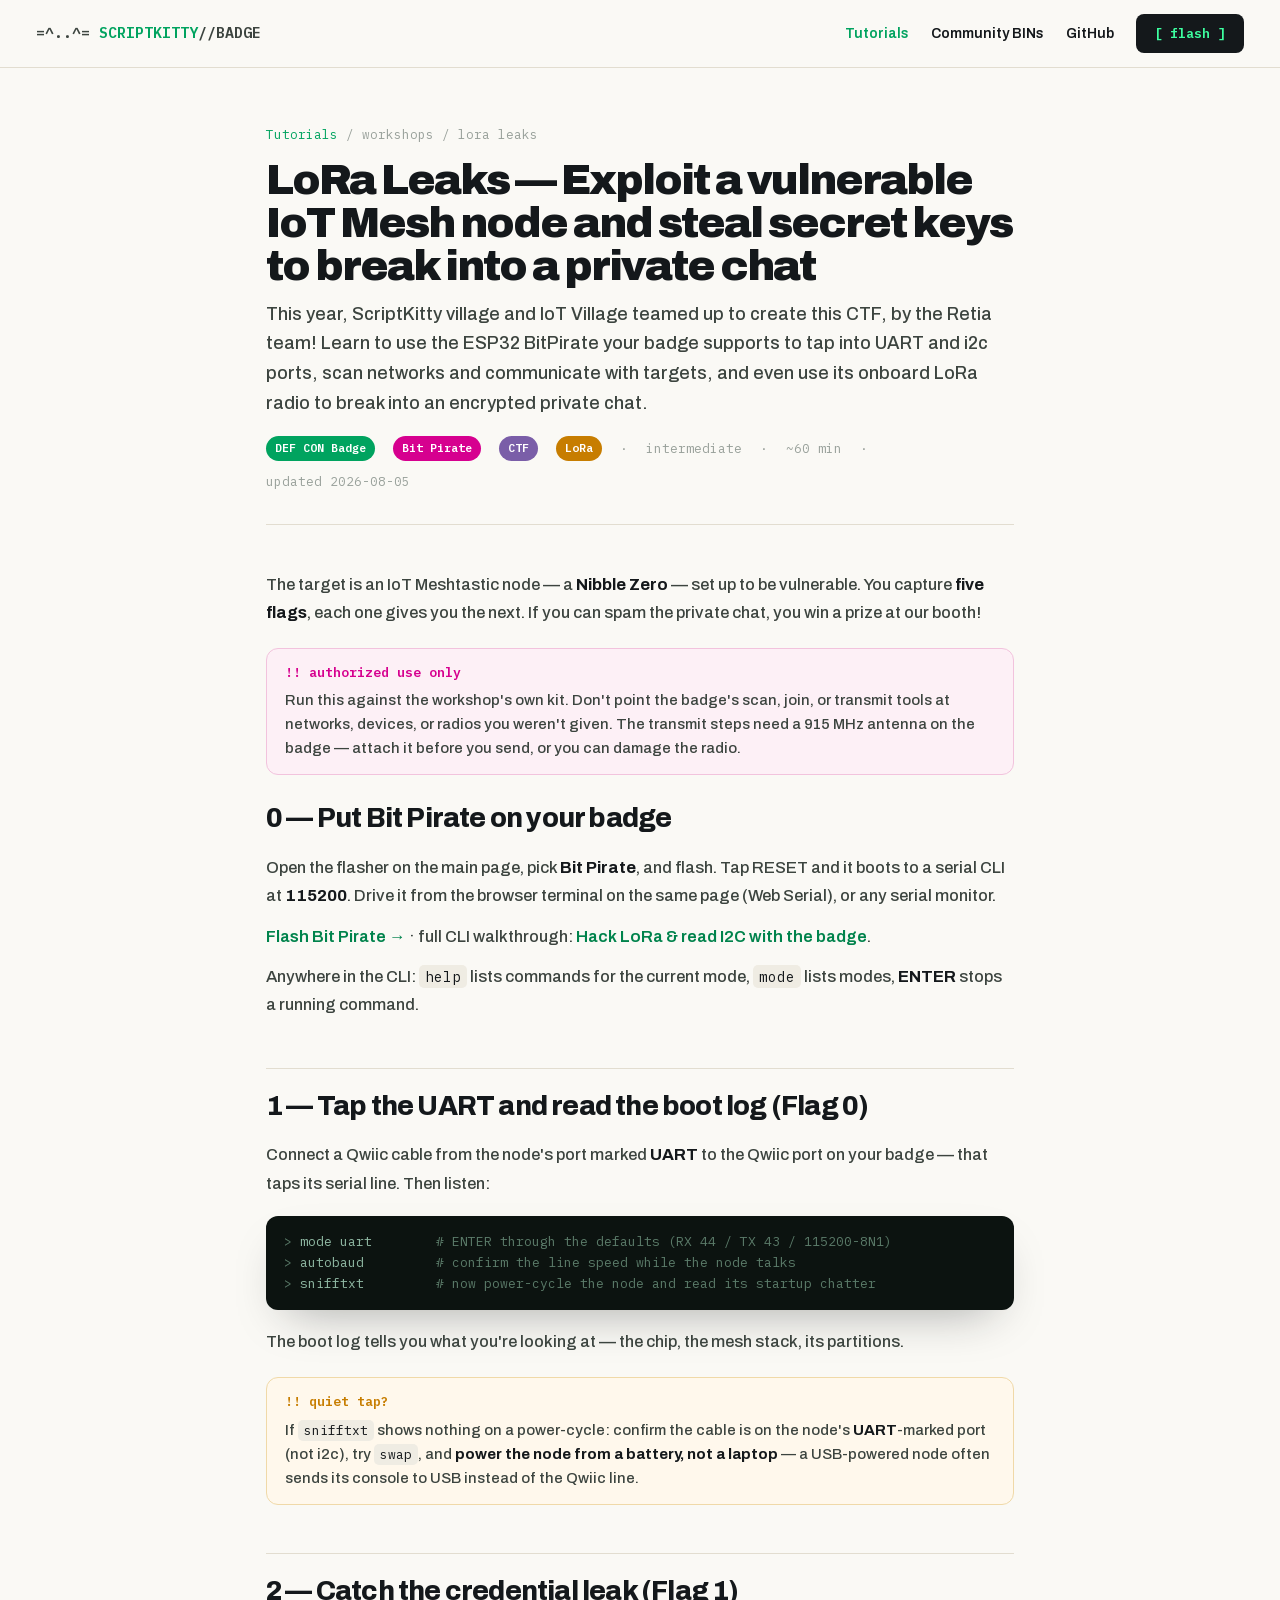
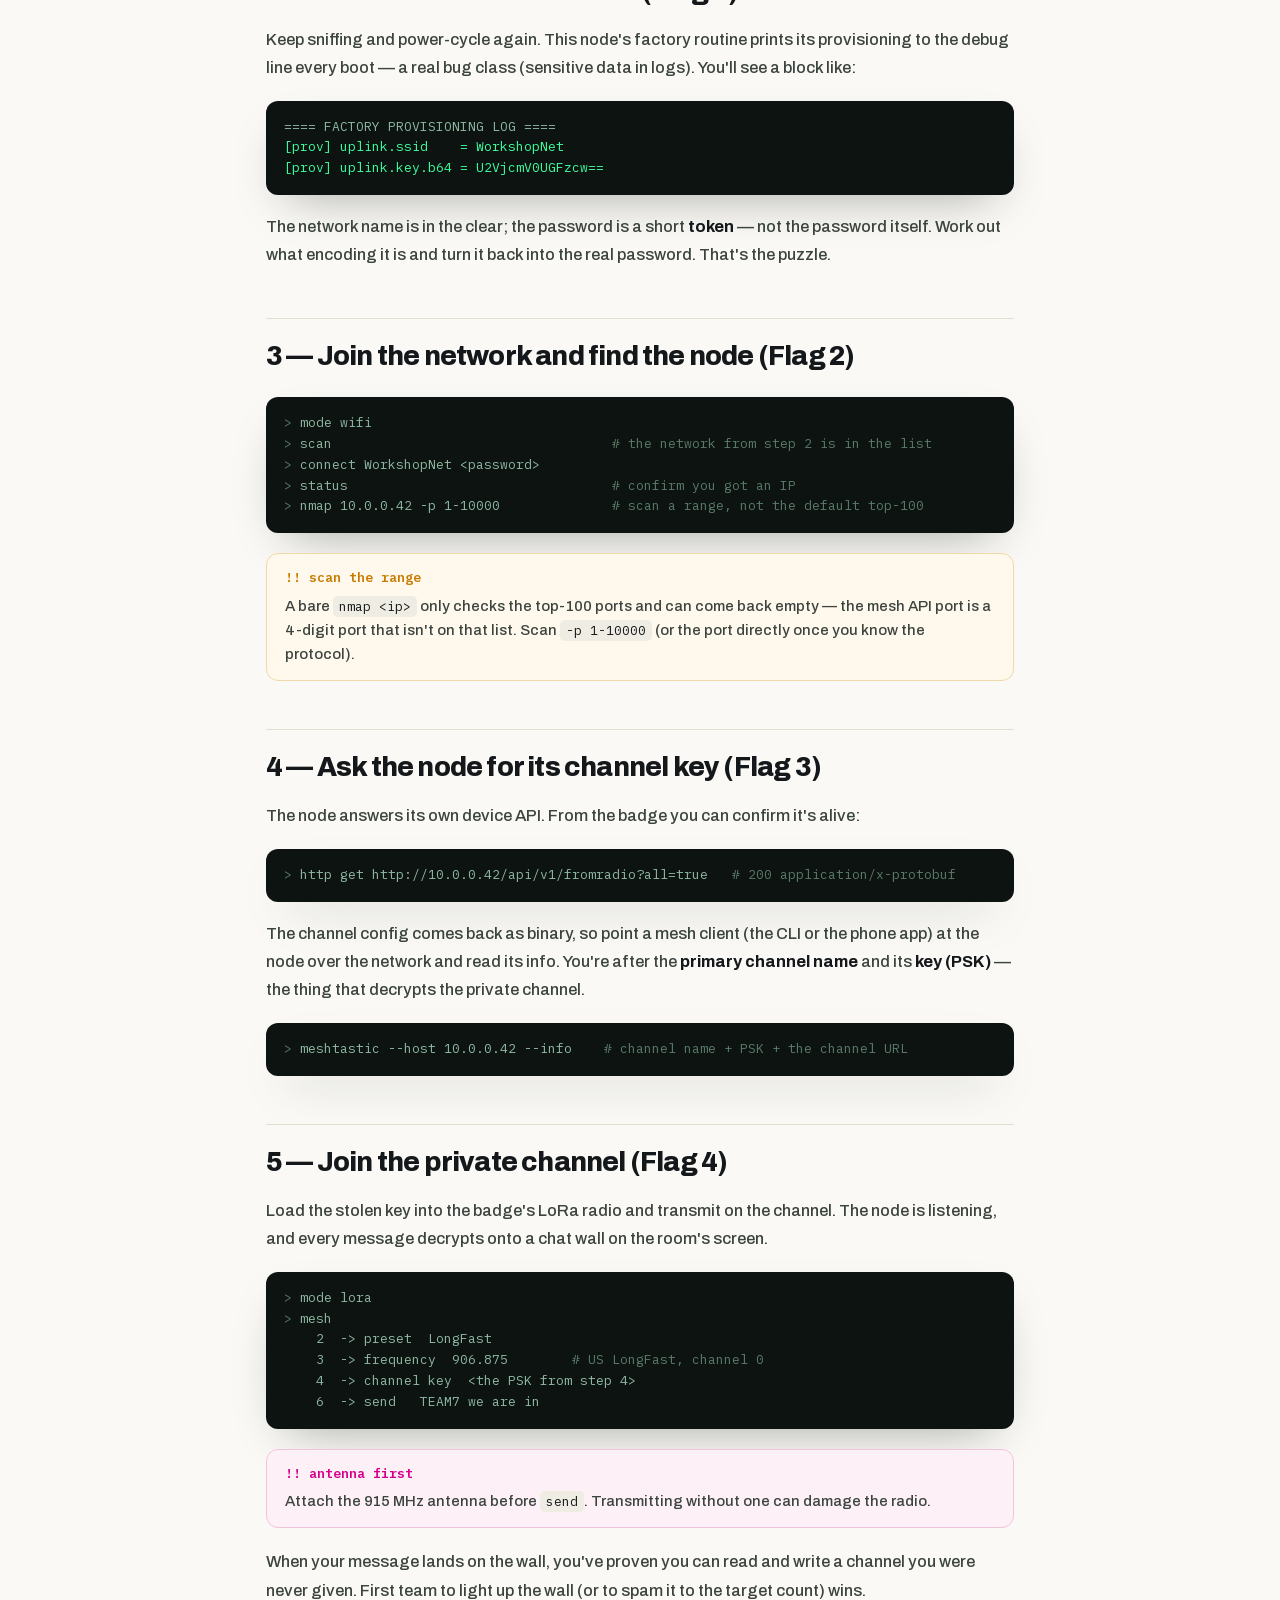
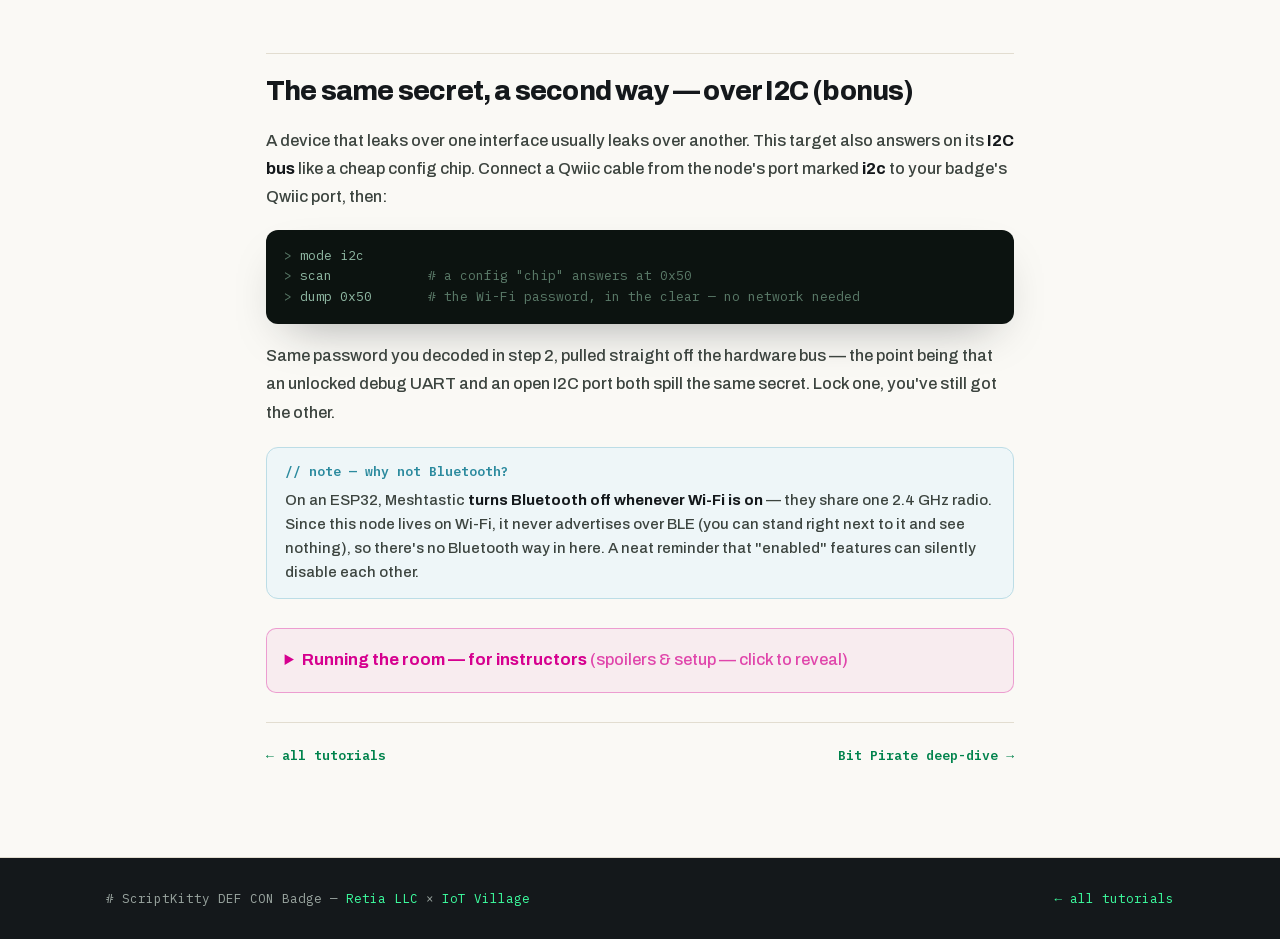
<file: tutorials/lora-leaks.html>
<!DOCTYPE html>
<html lang="en">
<head>
<meta charset="utf-8">
<meta http-equiv="Content-Security-Policy" content="default-src 'self'; script-src 'self'; style-src 'self' 'unsafe-inline'; img-src 'self' data: blob:; font-src 'self'; connect-src 'self'; worker-src 'self' blob:; object-src 'none'; base-uri 'self'; form-action 'self'">
<meta name="viewport" content="width=device-width, initial-scale=1">
<title>LoRa Leaks — Exploit a vulnerable IoT Mesh node — ScriptKitty Badge Tutorials</title>
<meta name="description" content="A ScriptKitty Village × IoT Village CTF by Retia: use the badge's ESP32 BitPirate to tap UART and i2c, scan networks, and break into an encrypted private LoRa chat. Five flags — spam the chat, win a prize.">
<meta property="og:title" content="LoRa Leaks — Exploit a vulnerable IoT Mesh node">
<meta property="og:description" content="A ScriptKitty Village × IoT Village CTF by Retia. Tap UART/i2c, scan, and break into a private LoRa chat. Five flags.">
<meta property="og:image" content="https://www.catbadge.online/assets/badge-top-clean.png">
<meta property="og:url" content="https://www.catbadge.online/tutorials/lora-leaks.html">
<link rel="icon" href="data:image/svg+xml,%3Csvg%20xmlns='http://www.w3.org/2000/svg'%20viewBox='0%200%20100%20100'%3E%3Ctext%20y='0.9em'%20font-size='90'%3E%F0%9F%90%B1%3C/text%3E%3C/svg%3E">
<link rel="preload" href="../vendor/fonts/archivo.woff2" as="font" type="font/woff2" crossorigin>
<link rel="stylesheet" href="../vendor/fonts.css">
<link rel="stylesheet" href="tutorial.css">
</head>
<body>
<nav class="t-nav">
  <a href="../" class="wordmark" style="color:inherit;">=^..^= <span class="kw">SCRIPTKITTY</span>//BADGE</a>
  <span class="spacer"></span>
  <a href="./" class="navlink" style="color:#00a35f;">Tutorials</a>
  <a href="../community/" class="navlink">Community BINs</a>
  <a href="https://github.com/RetiaLLC/DefconBadge2026" target="_blank" rel="noopener" class="navlink">GitHub</a>
  <a href="../#flash" class="pill">[ flash ]</a>
</nav>

<div class="wrap-narrow">
  <header class="guide-hero">
    <div class="crumbs"><a href="./">Tutorials</a> / workshops / lora leaks</div>
    <h1 class="guide-h1">LoRa Leaks — Exploit a vulnerable IoT Mesh node and steal secret keys to break into a private chat</h1>
    <p class="guide-sub">This year, ScriptKitty village and IoT Village teamed up to create this CTF, by the Retia team! Learn to use the ESP32 BitPirate your badge supports to tap into UART and i2c ports, scan networks and communicate with targets, and even use its onboard LoRa radio to break into an encrypted private chat.</p>
    <div class="guide-meta">
      <a class="card-tag" href="./?tag=badge" style="background:#00a35f;">DEF CON Badge</a>
      <a class="card-tag" href="./?tag=bit-pirate" style="background:#d6008f;">Bit Pirate</a>
      <a class="card-tag" href="./?tag=ctf" style="background:#7a5ea8;">CTF</a>
      <a class="card-tag" href="./?tag=lora" style="background:#c77d00;">LoRa</a>
      <span>·</span><span>intermediate</span><span>·</span><span>~60 min</span><span>·</span><span>updated 2026-08-05</span>
    </div>
  </header>

  <article class="guide">
    <p>The target is an IoT Meshtastic node — a <strong>Nibble Zero</strong> — set up to be vulnerable. You capture <strong>five flags</strong>, each one gives you the next. If you can spam the private chat, you win a prize at our booth!</p>

    <div class="callout danger"><span class="h">!! authorized use only</span> Run this against the workshop's own kit. Don't point the badge's scan, join, or transmit tools at networks, devices, or radios you weren't given. The transmit steps need a 915&nbsp;MHz antenna on the badge — attach it before you send, or you can damage the radio.</div>

    <h2>0 — Put Bit Pirate on your badge</h2>
    <p>Open the flasher on the main page, pick <strong>Bit Pirate</strong>, and flash. Tap RESET and it boots to a serial CLI at <strong>115200</strong>. Drive it from the browser terminal on the same page (Web Serial), or any serial monitor.</p>
    <p><a href="../#flash">Flash Bit Pirate →</a> · full CLI walkthrough: <a href="bit-pirate-lora-i2c.html">Hack LoRa &amp; read I2C with the badge</a>.</p>
    <p>Anywhere in the CLI: <code>help</code> lists commands for the current mode, <code>mode</code> lists modes, <strong>ENTER</strong> stops a running command.</p>

    <h2>1 — Tap the UART and read the boot log <span class="g">(Flag 0)</span></h2>
    <p>Connect a Qwiic cable from the node's port marked <strong>UART</strong> to the Qwiic port on your badge — that taps its serial line. Then listen:</p>
    <pre><code><span class="c">&gt;</span> mode uart        <span class="c"># ENTER through the defaults (RX 44 / TX 43 / 115200-8N1)</span>
<span class="c">&gt;</span> autobaud         <span class="c"># confirm the line speed while the node talks</span>
<span class="c">&gt;</span> snifftxt         <span class="c"># now power-cycle the node and read its startup chatter</span></code></pre>
    <p>The boot log tells you what you're looking at — the chip, the mesh stack, its partitions.</p>
    <div class="callout warn"><span class="h">!! quiet tap?</span> If <code>snifftxt</code> shows nothing on a power-cycle: confirm the cable is on the node's <strong>UART</strong>-marked port (not i2c), try <code>swap</code>, and <strong>power the node from a battery, not a laptop</strong> — a USB-powered node often sends its console to USB instead of the Qwiic line.</div>

    <h2>2 — Catch the credential leak <span class="g">(Flag 1)</span></h2>
    <p>Keep sniffing and power-cycle again. This node's factory routine prints its provisioning to the debug line every boot — a real bug class (sensitive data in logs). You'll see a block like:</p>
    <pre><code>==== FACTORY PROVISIONING LOG ====
<span class="g">[prov] uplink.ssid    = WorkshopNet</span>
<span class="g">[prov] uplink.key.b64 = U2VjcmV0UGFzcw==</span></code></pre>
    <p>The network name is in the clear; the password is a short <strong>token</strong> — not the password itself. Work out what encoding it is and turn it back into the real password. That's the puzzle.</p>

    <h2>3 — Join the network and find the node <span class="g">(Flag 2)</span></h2>
    <pre><code><span class="c">&gt;</span> mode wifi
<span class="c">&gt;</span> scan                                   <span class="c"># the network from step 2 is in the list</span>
<span class="c">&gt;</span> connect WorkshopNet &lt;password&gt;
<span class="c">&gt;</span> status                                 <span class="c"># confirm you got an IP</span>
<span class="c">&gt;</span> nmap 10.0.0.42 -p 1-10000              <span class="c"># scan a range, not the default top-100</span></code></pre>
    <div class="callout warn"><span class="h">!! scan the range</span> A bare <code>nmap &lt;ip&gt;</code> only checks the top-100 ports and can come back empty — the mesh API port is a 4-digit port that isn't on that list. Scan <code>-p 1-10000</code> (or the port directly once you know the protocol).</div>

    <h2>4 — Ask the node for its channel key <span class="g">(Flag 3)</span></h2>
    <p>The node answers its own device API. From the badge you can confirm it's alive:</p>
    <pre><code><span class="c">&gt;</span> http get http://10.0.0.42/api/v1/fromradio?all=true   <span class="c"># 200 application/x-protobuf</span></code></pre>
    <p>The channel config comes back as binary, so point a mesh client (the CLI or the phone app) at the node over the network and read its info. You're after the <strong>primary channel name</strong> and its <strong>key (PSK)</strong> — the thing that decrypts the private channel.</p>
    <pre><code><span class="c">&gt;</span> meshtastic --host 10.0.0.42 --info    <span class="c"># channel name + PSK + the channel URL</span></code></pre>

    <h2>5 — Join the private channel <span class="g">(Flag 4)</span></h2>
    <p>Load the stolen key into the badge's LoRa radio and transmit on the channel. The node is listening, and every message decrypts onto a chat wall on the room's screen.</p>
    <pre><code><span class="c">&gt;</span> mode lora
<span class="c">&gt;</span> mesh
    2  -&gt; preset  LongFast
    3  -&gt; frequency  906.875        <span class="c"># US LongFast, channel 0</span>
    4  -&gt; channel key  &lt;the PSK from step 4&gt;
    6  -&gt; send   TEAM7 we are in</code></pre>
    <div class="callout danger"><span class="h">!! antenna first</span> Attach the 915&nbsp;MHz antenna before <code>send</code>. Transmitting without one can damage the radio.</div>
    <p>When your message lands on the wall, you've proven you can read and write a channel you were never given. First team to light up the wall (or to spam it to the target count) wins.</p>

    <h2>The same secret, a second way — over I2C <span class="g">(bonus)</span></h2>
    <p>A device that leaks over one interface usually leaks over another. This target also answers on its
    <strong>I2C bus</strong> like a cheap config chip. Connect a Qwiic cable from the node's port marked <strong>i2c</strong> to your badge's Qwiic port, then:</p>
    <pre><code><span class="c">&gt;</span> mode i2c
<span class="c">&gt;</span> scan            <span class="c"># a config "chip" answers at 0x50</span>
<span class="c">&gt;</span> dump 0x50       <span class="c"># the Wi-Fi password, in the clear — no network needed</span></code></pre>
    <p>Same password you decoded in step 2, pulled straight off the hardware bus — the point being that
    an unlocked debug UART and an open I2C port both spill the same secret. Lock one, you've still got the other.</p>
    <div class="callout info"><span class="h">// note — why not Bluetooth?</span> On an ESP32, Meshtastic <strong>turns Bluetooth off whenever Wi-Fi is on</strong> — they share one 2.4&nbsp;GHz radio. Since this node lives on Wi-Fi, it never advertises over BLE (you can stand right next to it and see nothing), so there's no Bluetooth way in here. A neat reminder that "enabled" features can silently disable each other.</div>

    <details style="margin:1.8rem 0;border:1px solid #d6008f55;border-radius:10px;padding:.5rem 1.1rem;background:#d6008f0d;">
      <summary style="cursor:pointer;padding:.6rem 0;font-weight:700;color:#d6008f;">Running the room — for instructors <span style="opacity:.7;font-weight:400;">(spoilers &amp; setup — click to reveal)</span></summary>
      <p>The node is stock mesh firmware with a "leaky provisioning" print (UART + I2C) and a known channel key. Each station gets its own channel key and Wi-Fi password from a shared seed + station number, so answers can't travel the room and a wiped station re-stamps identically. A watchdog beside the chat wall restores the channel, key, name, and Wi-Fi if a team changes them — and on tamper it flashes a red <strong>INTRUSION</strong> banner on the wall instead of healing silently. The wall also keeps a <strong>CRACKED IT</strong> leaderboard of teams in the order they first break in.</p>
      <div class="callout warn"><span class="h">!! bench tip</span> Use a known-good USB cable for the node. A flaky one flashes fine but silently wedges the node on small config writes — a maddening failure that looks like firmware but isn't.</div>
    </details>

    <div class="step-nav">
      <a href="./">← all tutorials</a>
      <a href="bit-pirate-lora-i2c.html">Bit Pirate deep-dive →</a>
    </div>
  </article>
</div>

<footer class="t-foot">
  <div class="wrap">
    <span># ScriptKitty DEF CON Badge — <a href="https://retia.io" target="_blank" rel="noopener">Retia LLC</a> × <a href="https://www.iotvillage.org" target="_blank" rel="noopener">IoT Village</a></span>
    <span><a href="./">← all tutorials</a></span>
  </div>
</footer>
</body>
</html>
</file>
<file: vendor/fonts.css>
/* Self-hosted subset (latin) of Archivo + IBM Plex Mono, replacing the Google Fonts CDN.
   Archivo is one variable font reused across weights; IBM Plex Mono is per-weight.
   To regenerate: re-fetch the CSS2 URL with a desktop UA, keep the /* latin */ blocks, localize src. */

@font-face{font-family:'Archivo';font-style:normal;font-weight:400;font-display:swap;src:url('fonts/archivo.woff2') format('woff2');unicode-range:U+0000-00FF,U+0131,U+0152-0153,U+02BB-02BC,U+02C6,U+02DA,U+02DC,U+0304,U+0308,U+0329,U+2000-206F,U+20AC,U+2122,U+2191,U+2193,U+2212,U+2215,U+FEFF,U+FFFD;}
@font-face{font-family:'Archivo';font-style:normal;font-weight:500;font-display:swap;src:url('fonts/archivo.woff2') format('woff2');unicode-range:U+0000-00FF,U+0131,U+0152-0153,U+02BB-02BC,U+02C6,U+02DA,U+02DC,U+0304,U+0308,U+0329,U+2000-206F,U+20AC,U+2122,U+2191,U+2193,U+2212,U+2215,U+FEFF,U+FFFD;}
@font-face{font-family:'Archivo';font-style:normal;font-weight:600;font-display:swap;src:url('fonts/archivo.woff2') format('woff2');unicode-range:U+0000-00FF,U+0131,U+0152-0153,U+02BB-02BC,U+02C6,U+02DA,U+02DC,U+0304,U+0308,U+0329,U+2000-206F,U+20AC,U+2122,U+2191,U+2193,U+2212,U+2215,U+FEFF,U+FFFD;}
@font-face{font-family:'Archivo';font-style:normal;font-weight:700;font-display:swap;src:url('fonts/archivo.woff2') format('woff2');unicode-range:U+0000-00FF,U+0131,U+0152-0153,U+02BB-02BC,U+02C6,U+02DA,U+02DC,U+0304,U+0308,U+0329,U+2000-206F,U+20AC,U+2122,U+2191,U+2193,U+2212,U+2215,U+FEFF,U+FFFD;}
@font-face{font-family:'Archivo';font-style:normal;font-weight:800;font-display:swap;src:url('fonts/archivo.woff2') format('woff2');unicode-range:U+0000-00FF,U+0131,U+0152-0153,U+02BB-02BC,U+02C6,U+02DA,U+02DC,U+0304,U+0308,U+0329,U+2000-206F,U+20AC,U+2122,U+2191,U+2193,U+2212,U+2215,U+FEFF,U+FFFD;}
@font-face{font-family:'Archivo';font-style:normal;font-weight:900;font-display:swap;src:url('fonts/archivo.woff2') format('woff2');unicode-range:U+0000-00FF,U+0131,U+0152-0153,U+02BB-02BC,U+02C6,U+02DA,U+02DC,U+0304,U+0308,U+0329,U+2000-206F,U+20AC,U+2122,U+2191,U+2193,U+2212,U+2215,U+FEFF,U+FFFD;}
@font-face{font-family:'IBM Plex Mono';font-style:normal;font-weight:400;font-display:swap;src:url('fonts/ibmplexmono-400.woff2') format('woff2');unicode-range:U+0000-00FF,U+0131,U+0152-0153,U+02BB-02BC,U+02C6,U+02DA,U+02DC,U+0304,U+0308,U+0329,U+2000-206F,U+20AC,U+2122,U+2191,U+2193,U+2212,U+2215,U+FEFF,U+FFFD;}
@font-face{font-family:'IBM Plex Mono';font-style:normal;font-weight:500;font-display:swap;src:url('fonts/ibmplexmono-500.woff2') format('woff2');unicode-range:U+0000-00FF,U+0131,U+0152-0153,U+02BB-02BC,U+02C6,U+02DA,U+02DC,U+0304,U+0308,U+0329,U+2000-206F,U+20AC,U+2122,U+2191,U+2193,U+2212,U+2215,U+FEFF,U+FFFD;}
@font-face{font-family:'IBM Plex Mono';font-style:normal;font-weight:600;font-display:swap;src:url('fonts/ibmplexmono-600.woff2') format('woff2');unicode-range:U+0000-00FF,U+0131,U+0152-0153,U+02BB-02BC,U+02C6,U+02DA,U+02DC,U+0304,U+0308,U+0329,U+2000-206F,U+20AC,U+2122,U+2191,U+2193,U+2212,U+2215,U+FEFF,U+FFFD;}
</file>
<file: styles.css>
/* ScriptKitty DEF CON Badge — base styles, hover states, responsive fallbacks.
   Layout + type live inline in index.html (recreated 1:1 from the design reference). */

body { margin: 0; background: #faf9f5; }
a { color: #00834c; text-decoration: none; }
a:hover { color: #d6008f; }
::selection { background: #3dffa0; color: #14181b; }
@keyframes blinkc { 0%,49% { opacity: 1; } 50%,100% { opacity: 0; } }

.nav-link { color: #14181b; }
.nav-link:hover { color: #00a35f; }
.nav-word:hover { color: #00a35f; }
.nav-buy { color: #d6008f; }
.nav-buy:hover { color: #b0006f; }

/* commerce CTA — buy the badge (retia.io storefront) */
.btn-buy {
  display: inline-block;
  font-family: 'IBM Plex Mono', monospace;
  font-weight: 600;
  background: #d6008f;
  color: #fff;
  white-space: nowrap;
}
.btn-buy:hover { background: #b0006f; color: #fff; }

/* ---- left-rail chapter nav (blog-style TOC with scrollspy) ---- */
.chapters { font-family: 'IBM Plex Mono', monospace; }
.chapters .ch-title { font-size: 11px; letter-spacing: 1px; text-transform: uppercase; color: #98a09a; margin-bottom: 12px; }
.chapters nav { display: flex; flex-direction: column; gap: 2px; }
.chapters a {
  display: flex; align-items: baseline; gap: 10px;
  padding: 7px 12px; border-radius: 8px; border-left: 2px solid transparent;
  color: #3c443f; font-size: 13.5px; font-weight: 600; text-decoration: none; white-space: nowrap;
}
.chapters a .n { color: #98a09a; font-size: 11px; }
.chapters a:hover { background: #f2efe7; color: #14181b; }
.chapters a.active { color: #00a35f; background: #eefaf3; border-left-color: #00a35f; }
.chapters a.active .n { color: #00a35f; }

/* desktop: fixed vertical rail on the left, content shifted to clear it */
@media (min-width: 1080px) {
  .chapters {
    position: fixed; top: 57px; left: 0; width: 208px; height: calc(100vh - 57px);
    padding: 26px 16px; overflow-y: auto; z-index: 40;
    background: #faf9f5; border-right: 1px solid #e2ddd0;
  }
  .content { margin-left: 208px; }
}

/* narrow: horizontal chapter strip under the nav (scrolls sideways) */
@media (max-width: 1079px) {
  .chapters {
    display: flex; align-items: center; gap: 8px;
    padding: 8px 14px; overflow-x: auto;
    background: #faf9f5; border-bottom: 1px solid #e2ddd0;
  }
  .chapters .ch-title { display: none; }
  .chapters nav { flex-direction: row; gap: 4px; }
  .chapters a { border-left: none; padding: 6px 10px; }
  .content { margin-left: 0; }
}

.btn-dark {
  display: inline-block;
  font-family: 'IBM Plex Mono', monospace;
  font-weight: 600;
  background: #14181b;
  color: #3dffa0;
  white-space: nowrap;
}
.btn-dark:hover { background: #232a26; color: #3dffa0; }

.btn-outline {
  display: inline-block;
  font-family: 'IBM Plex Mono', monospace;
  font-weight: 600;
  color: #14181b;
  border: 2px solid #14181b;
  white-space: nowrap;
}
.btn-outline:hover { border-color: #00a35f; color: #00a35f; }

.btn-ghost {
  font-family: 'IBM Plex Mono', monospace;
  font-weight: 600;
  color: #3c443f;
  border: 2px solid #d5cfc0;
  white-space: nowrap;
}
.btn-ghost:hover { border-color: #14181b; color: #14181b; }

button[disabled] { opacity: 0.55; cursor: default; }
button[disabled]:hover { background: #14181b; }
.btn-outline[disabled]:hover { background: transparent; border-color: #14181b; color: #14181b; }

.ser-send:hover { background: rgba(61,255,160,0.08); }

.chip {
  font-family: 'IBM Plex Mono', monospace;
  font-size: 13px;
  background: #efece3;
  padding: 2px 6px;
  border-radius: 5px;
  color: #14181b;
}
.chip-band { background: #e6e2d6; }
.chip-sm { font-size: 12px; padding: 1px 5px; border-radius: 4px; }

.spec-k {
  font-family: 'IBM Plex Mono', monospace;
  color: #00a35f;
  font-weight: 600;
  font-size: 12.5px;
}

.link-dim { color: #98a09a; }
.link-dim:hover { color: #d6008f; }
.link-guide { color: #00a35f; }
.link-guide:hover { color: #d6008f; }
.link-lit { color: #3dffa0; font-weight: 600; }
.link-lit:hover { color: #ff4fd8; }
.link-static { color: #3dffa0; }
.link-static:hover { color: #3dffa0; }

/* catalog rows (built by app.js) */
.cat-row {
  display: grid;
  grid-template-columns: 64px 250px 1fr 130px;
  gap: 24px;
  padding: 26px 4px;
  border-bottom: 1px solid #d5cfc0;
  align-items: start;
}

/* build-picker rows */
.build-row {
  display: flex;
  gap: 12px;
  padding: 11px 16px;
  border: 2px solid #e2ddd0;
  border-radius: 10px;
  cursor: pointer;
  align-items: baseline;
  flex-wrap: wrap;
  background: #fff;
}
.build-row.sel { border-color: #00a35f; }

/* responsive: the reference is a fixed desktop layout; collapse the grids on small screens */
@media (max-width: 920px) {
  .grid-hero, .grid-2col { grid-template-columns: 1fr !important; }
  .grid-3col { grid-template-columns: 1fr !important; }
  .cat-row { grid-template-columns: 64px 1fr; grid-auto-flow: dense; }
  .cat-row .cat-desc { grid-column: 1 / -1; }
  .cat-row .cat-links { grid-column: 1 / -1; flex-direction: row !important; align-items: flex-start !important; }
  .grid-dl { grid-template-columns: 1fr !important; }
  .grid-dl a, .grid-dl span:last-child { justify-self: start !important; }
  h1 { font-size: 44px !important; }
  h2 { font-size: 34px !important; }
}
</file>
<file: tutorials/tutorial.css>
/* Shared styles for the Tutorials index and every guide page.
   Uses the same design tokens as the main site (see ../styles.css). */

:root {
  --bg: #faf9f5;
  --band: #f2efe7;
  --ink: #14181b;
  --body: #3c443f;
  --muted: #98a09a;
  --border: #e2ddd0;
  --border-band: #d5cfc0;
  --chip: #efece3;
  --green: #00a35f;
  --green-t: #3dffa0;
  --link: #00834c;
  --magenta: #d6008f;
  --amber: #c77d00;
  --amber-note: #8a5a00;
  --term-bg: #0c1310;
  --term-border: #1c2a24;
  --term-text: #8fb8a3;
}

* { box-sizing: border-box; }
body {
  margin: 0;
  background: var(--bg);
  color: var(--body);
  font-family: 'Archivo', sans-serif;
  font-size: 15px;
  line-height: 1.65;
  -webkit-font-smoothing: antialiased;
}
a { color: var(--link); text-decoration: none; }
a:hover { color: var(--magenta); }
::selection { background: var(--green-t); color: var(--ink); }
img { max-width: 100%; }

/* ---- slim shared nav (guide + index) ---- */
.t-nav {
  position: sticky; top: 0; z-index: 50;
  display: flex; align-items: center; gap: 22px; flex-wrap: wrap;
  padding: 14px 36px;
  background: rgba(250,249,245,0.94);
  backdrop-filter: blur(8px);
  border-bottom: 1px solid var(--border);
}
.t-nav .wordmark {
  font-family: 'IBM Plex Mono', monospace; font-weight: 600; color: var(--ink); font-size: 15px;
}
.t-nav .wordmark .kw { color: var(--green); }
.t-nav .spacer { margin-left: auto; }
.t-nav a.navlink { color: var(--ink); font-weight: 600; font-size: 14px; }
.t-nav a.navlink:hover { color: var(--green); }
.t-nav a.pill {
  font-family: 'IBM Plex Mono', monospace; font-size: 13px; font-weight: 600;
  background: var(--ink); color: var(--green-t);
  padding: 9px 18px; border-radius: 8px; white-space: nowrap;
}
.t-nav a.pill:hover { background: #232a26; color: var(--green-t); }

.wrap { max-width: 1140px; margin: 0 auto; padding: 0 36px; }
.wrap-narrow { max-width: 820px; margin: 0 auto; padding: 0 36px; }

/* ---- index page ---- */
.idx-head { padding: 72px 0 8px; }
.idx-kicker { font-family: 'IBM Plex Mono', monospace; font-size: 13px; color: var(--green); margin-bottom: 10px; }
.idx-title { margin: 0 0 12px; font-size: 48px; font-weight: 800; letter-spacing: -1.5px; color: var(--ink); line-height: 1.02; }
.idx-lead { margin: 0 0 26px; font-size: 17px; max-width: 64ch; }

.tagbar { display: flex; flex-wrap: wrap; gap: 9px; align-items: center; padding: 6px 0 30px; }
.tagbar .lbl { font-family: 'IBM Plex Mono', monospace; font-size: 12px; color: var(--muted); margin-right: 4px; }
.tagchip {
  font-family: 'IBM Plex Mono', monospace; font-size: 12.5px; font-weight: 600;
  padding: 6px 12px; border-radius: 999px; cursor: pointer;
  border: 1.5px solid var(--border-band); background: #fff; color: var(--body);
  transition: background .12s, color .12s, border-color .12s;
}
.tagchip:hover { border-color: var(--ink); }
.tagchip.active { color: #fff; border-color: transparent; }
.tagchip .n { opacity: .7; font-weight: 500; }

.guide-list { display: grid; gap: 18px; padding-bottom: 80px; }
.guide-card {
  display: grid; grid-template-columns: 1fr auto; gap: 18px;
  background: #fff; border: 1px solid var(--border); border-radius: 14px;
  padding: 24px 26px; transition: border-color .12s, box-shadow .12s, transform .12s;
}
.guide-card:hover { border-color: var(--green); box-shadow: 0 10px 30px -18px rgba(20,24,27,0.35); transform: translateY(-1px); }
.guide-card a.card-title { color: var(--ink); font-size: 22px; font-weight: 800; letter-spacing: -0.5px; }
.guide-card a.card-title:hover { color: var(--green); }
.guide-card .card-sum { font-size: 14.5px; margin: 8px 0 14px; color: var(--body); }
.guide-card .card-tags { display: flex; flex-wrap: wrap; gap: 7px; }
.guide-card .card-tag {
  font-family: 'IBM Plex Mono', monospace; font-size: 11.5px; font-weight: 600;
  padding: 3px 9px; border-radius: 999px; color: #fff;
}
.guide-card .card-meta {
  font-family: 'IBM Plex Mono', monospace; font-size: 12px; color: var(--muted);
  text-align: right; white-space: nowrap; display: flex; flex-direction: column; gap: 5px; align-items: flex-end;
}
.guide-card .card-meta .diff { color: var(--green); font-weight: 600; }
.empty { font-family: 'IBM Plex Mono', monospace; color: var(--muted); padding: 20px 0 80px; }

/* ---- guide (article) page ---- */
.guide-hero { padding: 56px 0 10px; border-bottom: 1px solid var(--border); }
.crumbs { font-family: 'IBM Plex Mono', monospace; font-size: 12.5px; color: var(--muted); margin-bottom: 14px; }
.crumbs a { color: var(--green); }
.guide-h1 { margin: 0 0 12px; font-size: 42px; font-weight: 900; letter-spacing: -2px; color: var(--ink); line-height: 1.02; }
.guide-sub { font-size: 18px; color: var(--body); max-width: 68ch; margin: 0 0 18px; }
.guide-meta { display: flex; flex-wrap: wrap; gap: 10px 18px; align-items: center; font-family: 'IBM Plex Mono', monospace; font-size: 12.5px; color: var(--muted); padding-bottom: 22px; }
.guide-meta .card-tag { font-size: 11.5px; font-weight: 600; padding: 3px 9px; border-radius: 999px; color: #fff; }
.guide-meta a.card-tag:hover { filter: brightness(1.08); }

article.guide { padding: 34px 0 90px; font-size: 16.5px; line-height: 1.72; }
article.guide h2 {
  font-size: 27px; font-weight: 800; letter-spacing: -0.8px; color: var(--ink);
  margin: 48px 0 6px; padding-top: 14px; border-top: 1px solid var(--border);
}
article.guide h2:first-of-type { border-top: none; padding-top: 0; margin-top: 8px; }
article.guide h3 { font-size: 19px; font-weight: 800; color: var(--ink); margin: 30px 0 4px; }
article.guide p { margin: 12px 0; }
article.guide ul, article.guide ol { margin: 12px 0; padding-left: 24px; }
article.guide li { margin: 6px 0; }
article.guide strong { color: var(--ink); }
article.guide a { font-weight: 600; }

article.guide code, .mono { font-family: 'IBM Plex Mono', monospace; }
article.guide :not(pre) > code {
  font-size: 0.86em; background: var(--chip); color: var(--ink);
  padding: 2px 6px; border-radius: 5px;
}
article.guide pre {
  background: var(--term-bg); color: var(--term-text);
  border-radius: 12px; padding: 16px 18px; overflow-x: auto;
  font-family: 'IBM Plex Mono', monospace; font-size: 13px; line-height: 1.6;
  box-shadow: 0 20px 50px -22px rgba(20,24,27,0.4);
  margin: 18px 0;
}
article.guide pre code { background: none; padding: 0; color: inherit; font-size: inherit; }
article.guide pre .c { color: #5a7a68; }      /* comment / prompt */
article.guide pre .g { color: var(--green-t); } /* highlight */

/* callouts */
.callout { border-radius: 12px; padding: 14px 18px; margin: 20px 0; font-size: 15px; line-height: 1.6; }
.callout .h { font-family: 'IBM Plex Mono', monospace; font-weight: 600; font-size: 13px; margin-bottom: 5px; display: block; }
.callout.warn { background: #fff8ec; border: 1px solid #f0d9a8; }
.callout.warn .h { color: var(--amber); }
.callout.danger { background: #fdf0f6; border: 1px solid #f2c3dd; }
.callout.danger .h { color: var(--magenta); }
.callout.tip { background: #eefaf3; border: 1px solid #bfe6d2; }
.callout.tip .h { color: var(--green); }
.callout.info { background: #eef6f8; border: 1px solid #bcdde6; }
.callout.info .h { color: #2b8a9e; }

/* figures — where screenshots/photos go */
figure.shot { margin: 22px 0; }
figure.shot .frame {
  border: 1px solid var(--border); border-radius: 12px; background: var(--band);
  aspect-ratio: 16 / 9; display: flex; align-items: center; justify-content: center;
  color: var(--muted); font-family: 'IBM Plex Mono', monospace; font-size: 13px; text-align: center; padding: 20px;
  overflow: hidden;
}
figure.shot img { display: block; width: 100%; height: auto; border-radius: 12px; border: 1px solid var(--border); }
figure.shot figcaption { font-size: 13px; color: var(--muted); margin-top: 8px; text-align: center; }

/* pinout / spec table */
.ptable { width: 100%; border-collapse: collapse; margin: 18px 0; font-size: 14.5px; }
.ptable th, .ptable td { text-align: left; padding: 9px 12px; border-bottom: 1px solid var(--border); }
.ptable th { font-family: 'IBM Plex Mono', monospace; font-size: 12px; color: var(--green); font-weight: 600; }
.ptable td.mono { font-family: 'IBM Plex Mono', monospace; font-size: 13px; color: var(--ink); }

.step-nav { display: flex; justify-content: space-between; gap: 12px; flex-wrap: wrap; border-top: 1px solid var(--border); padding: 22px 0 0; margin-top: 20px; font-family: 'IBM Plex Mono', monospace; font-size: 13px; }

footer.t-foot {
  border-top: 1px solid var(--border); background: var(--ink); color: #9aa5a0;
  font-family: 'IBM Plex Mono', monospace; font-size: 12.5px;
}
footer.t-foot .wrap { padding-top: 30px; padding-bottom: 30px; display: flex; justify-content: space-between; flex-wrap: wrap; gap: 10px; }
footer.t-foot a { color: var(--green-t); }

@media (max-width: 720px) {
  .idx-title { font-size: 36px; }
  .guide-h1 { font-size: 32px; }
  .guide-card { grid-template-columns: 1fr; }
  .guide-card .card-meta { text-align: left; align-items: flex-start; flex-direction: row; gap: 14px; }
  .wrap, .wrap-narrow { padding: 0 22px; }
  .t-nav { padding: 12px 22px; gap: 16px; }
}
</file>
